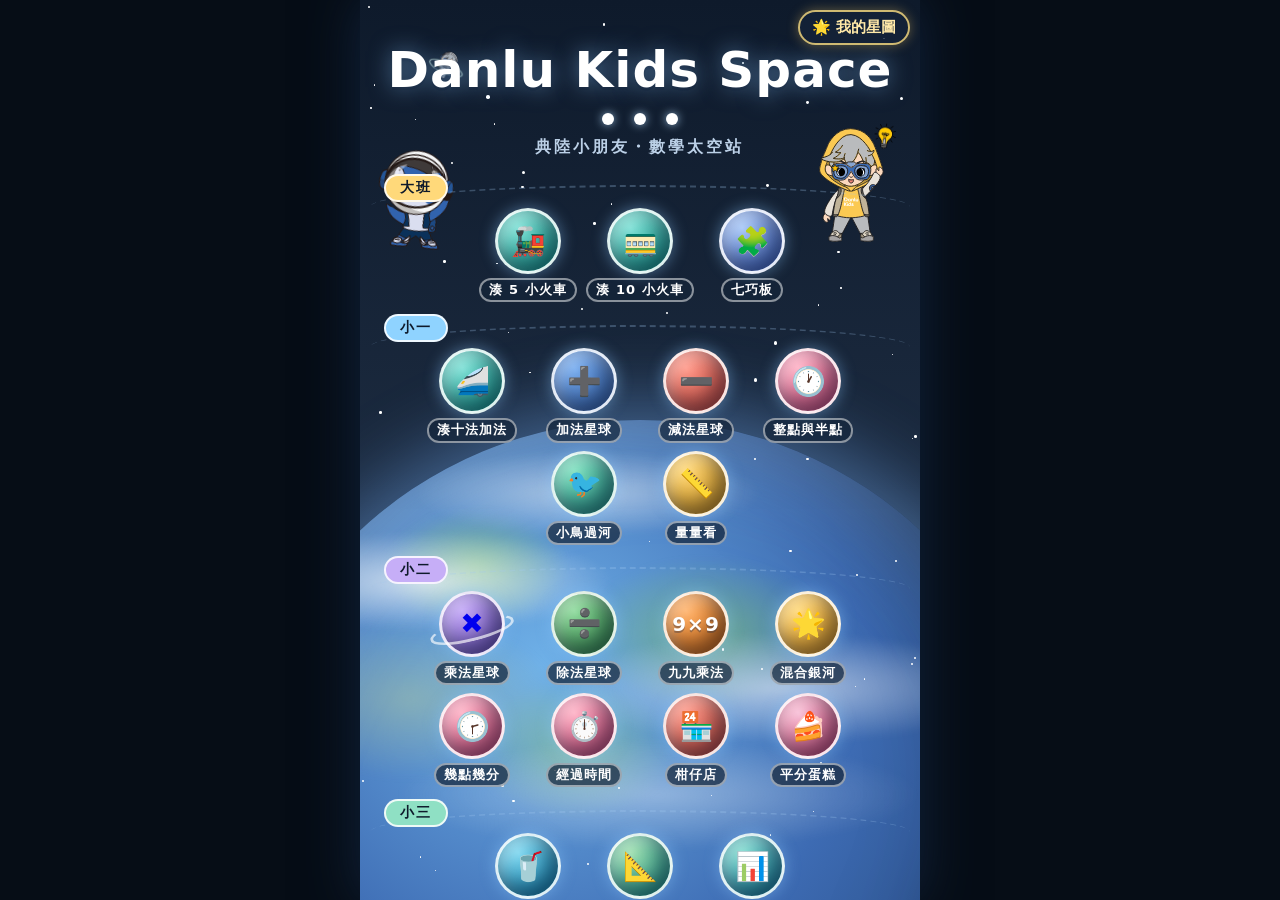
<file: index.html>
<!DOCTYPE html>
<html lang="zh-Hant-TW">
<head>
<meta charset="UTF-8">
<meta name="viewport" content="width=device-width, initial-scale=1.0, maximum-scale=1.0, user-scalable=no, viewport-fit=cover">
<meta name="theme-color" content="#0e1a2b">
<meta name="apple-mobile-web-app-capable" content="yes">
<meta name="apple-mobile-web-app-status-bar-style" content="black-translucent">
<meta name="apple-mobile-web-app-title" content="Danlu Kids Space">
<title>Danlu Kids Space｜數學太空站</title>
<meta property="og:title" content="Danlu Kids Space｜數學太空站">
<meta property="og:description" content="大班到小三的數學遊戲樂園：換錢學進退位、小火車學湊十、撥時鐘學時間、量杯學小數。免下載，手機直接玩！">
<meta property="og:type" content="website">
<meta property="og:url" content="https://silentcountry0109-hash.github.io/coin-exchange-adventure/">
<link rel="icon" href="data:image/svg+xml,<svg xmlns='http://www.w3.org/2000/svg' viewBox='0 0 100 100'><circle cx='50' cy='50' r='44' fill='%233d6bb3' stroke='%23ffffff' stroke-width='5'/><circle cx='38' cy='36' r='12' fill='%238cc860' opacity='.8'/><circle cx='62' cy='58' r='9' fill='%238cc860' opacity='.7'/></svg>">
<link rel="stylesheet" href="css/landing.css?v=11">
</head>
<body>
<div id="space">
  <div id="space-inner">

    <div id="earth"></div>

    <!-- 漂浮的夥伴們 -->
    <div id="astro-boy"></div>
    <img id="astro-shark" src="assets/deco_learning_shark.png" alt="太空鯊魚">
    <img id="astro-people" src="assets/deco_location_people.png" alt="漂浮的太空人">
    <img id="rocket" src="assets/deco_news_hedgehog.png" alt="坐火箭的刺蝟">

    <button id="btn-starmap" aria-label="我的星圖">🌟 我的星圖</button>

    <header id="brand">
      <h1>Danlu Kids Space</h1>
      <div id="brand-dots"><i></i><i></i><i></i></div>
      <div id="brand-sub">典陸小朋友・數學太空站</div>
    </header>

    <!-- 年段軌道 -->
    <nav id="orbits" aria-label="選擇遊戲">
      <section class="orbit g-k">
        <div class="orbit-label">大班</div>
        <div class="orbit-planets">
          <a class="planet p-train" data-star="train:lv1" href="train.html?play=lv1">
            <span class="ball">🚂</span><span class="tag">湊 5 小火車</span></a>
          <a class="planet p-train" data-star="train:lv2" href="train.html?play=lv2">
            <span class="ball">🚃</span><span class="tag">湊 10 小火車</span></a>
          <a class="planet p-tangram" data-star="tangram:*" href="tangram.html">
            <span class="ball">🧩</span><span class="tag">七巧板</span></a>
        </div>
      </section>

      <section class="orbit g-1">
        <div class="orbit-label">小一</div>
        <div class="orbit-planets">
          <a class="planet p-train" data-star="train:lv3" href="train.html?play=lv3">
            <span class="ball">🚄</span><span class="tag">湊十法加法</span></a>
          <a class="planet p-add" data-star="money:add" href="game.html?play=add">
            <span class="ball">➕</span><span class="tag">加法星球</span></a>
          <a class="planet p-sub" data-star="money:sub" href="game.html?play=sub">
            <span class="ball">➖</span><span class="tag">減法星球</span></a>
          <a class="planet p-clock" data-star="clock:lv1" href="clock.html?play=lv1">
            <span class="ball">🕐</span><span class="tag">整點與半點</span></a>
          <a class="planet p-river" data-star="river:*" href="river.html">
            <span class="ball">🐦</span><span class="tag">小鳥過河</span></a>
          <a class="planet p-measure" data-star="measure:*" href="measure.html">
            <span class="ball">📏</span><span class="tag">量量看</span></a>
        </div>
      </section>

      <section class="orbit g-2">
        <div class="orbit-label">小二</div>
        <div class="orbit-planets">
          <a class="planet p-mul" data-star="money:mul" href="game.html?play=mul">
            <span class="ball">✖️</span><span class="tag">乘法星球</span></a>
          <a class="planet p-div" data-star="money:div" href="game.html?play=div">
            <span class="ball">➗</span><span class="tag">除法星球</span></a>
          <a class="planet p-99" data-star="mul99:*" href="mul99.html">
            <span class="ball">9×9</span><span class="tag">九九乘法</span></a>
          <a class="planet p-mix" data-star="money:mix" href="game.html?play=mix">
            <span class="ball">🌟</span><span class="tag">混合銀河</span></a>
          <a class="planet p-clock" data-star="clock:lv2" href="clock.html?play=lv2">
            <span class="ball">🕝</span><span class="tag">幾點幾分</span></a>
          <a class="planet p-clock" data-star="clock:lv3" href="clock.html?play=lv3">
            <span class="ball">⏱️</span><span class="tag">經過時間</span></a>
          <a class="planet p-shop" data-star="shop:*" href="shop.html">
            <span class="ball">🏪</span><span class="tag">柑仔店</span></a>
          <a class="planet p-cake" data-star="cake:*" href="cake.html">
            <span class="ball">🍰</span><span class="tag">平分蛋糕</span></a>
        </div>
      </section>

      <section class="orbit g-3">
        <div class="orbit-label">小三</div>
        <div class="orbit-planets">
          <a class="planet p-decimal" data-star="decimal:*" href="decimal.html">
            <span class="ball">🥤</span><span class="tag">一位小數</span></a>
          <a class="planet p-perimeter" data-star="perimeter:*" href="perimeter.html">
            <span class="ball">📐</span><span class="tag">周長探險</span></a>
          <a class="planet p-barchart" data-star="barchart:*" href="barchart.html">
            <span class="ball">📊</span><span class="tag">長條圖</span></a>
        </div>
      </section>
    </nav>

    <!-- iOS 加入主畫面提示（JS 判斷顯示） -->
    <div id="a2hs">
      <span>📲 用 Safari 的「分享 → 加入主畫面」，全螢幕玩最順手！</span>
      <button id="a2hs-close" aria-label="關閉">✕</button>
    </div>

    <div id="moon-ground">
      <div class="crater cr1"></div>
      <div class="crater cr2"></div>
      <div class="crater cr3"></div>
      <div class="crater cr4"></div>
    </div>

    <footer id="foot">DanluKids・大班到小三的數學遊戲樂園</footer>
  </div>

  <!-- 星圖 overlay -->
  <div id="starmap-overlay">
    <div id="starmap-card">
      <h2>🌟 我的星圖</h2>
      <div id="starmap-total"></div>
      <div id="starmap-body"></div>
      <button id="starmap-close">繼續探險！</button>
    </div>
  </div>
</div>

<script src="js/zoomguard.js?v=1"></script>
<script src="js/starmap.js?v=1"></script>
<script src="vendor/lottie.min.js"></script>
<script src="js/characters.js?v=5"></script>
<script>
(function () {
  'use strict';
  const inner = document.getElementById('space-inner');

  // 星空
  for (let i = 0; i < 70; i++) {
    const s = document.createElement('div');
    s.className = 'star';
    const size = Math.random() < 0.82 ? (1 + Math.random() * 1.6) : (2.4 + Math.random() * 1.6);
    s.style.width = s.style.height = size.toFixed(1) + 'px';
    s.style.left = (Math.random() * 100).toFixed(2) + '%';
    s.style.top = (Math.random() * 88).toFixed(2) + '%';
    s.style.animationDelay = (Math.random() * 3).toFixed(2) + 's';
    s.style.animationDuration = (2.2 + Math.random() * 2.6).toFixed(2) + 's';
    inner.appendChild(s);
  }

  // 太空男孩（Lottie，失敗退回 GIF）
  try {
    if (window.lottie && window.LOTTIE_BOY) {
      lottie.loadAnimation({
        container: document.getElementById('astro-boy'),
        renderer: 'svg', loop: true, autoplay: true,
        animationData: JSON.parse(JSON.stringify(window.LOTTIE_BOY)),
      });
    } else { throw new Error('no lottie'); }
  } catch (e) {
    document.getElementById('astro-boy').innerHTML =
      '<img src="assets/boy.gif" style="width:100%" alt="太空男孩">';
  }

  /* ---------------- 星球上的星星徽章 ----------------
     data-star="game:mode" 顯示該模式最佳星數；"game:*" 顯示整個遊戲的總星數 */
  document.querySelectorAll('.planet[data-star]').forEach((a) => {
    const parts = a.dataset.star.split(':');
    const best = parts[1] === '*'
      ? window.Starmap.gameTotal(parts[0])
      : window.Starmap.best(parts[0], parts[1]);
    if (best > 0) {
      const b = document.createElement('span');
      b.className = 'stars-badge';
      b.textContent = '⭐' + best;
      a.appendChild(b);
    }
  });

  /* ---------------- 星圖 overlay ---------------- */
  // 星球註冊表：星圖依此列出（順序＝軌道順序）
  const REGISTRY = [
    { game: 'train', name: '🚂 湊十小火車', modes: [
      ['lv1', '湊 5（大班）'], ['lv2', '湊 10（大班）'], ['lv3', '湊十法（小一）'],
    ]},
    { game: 'tangram', name: '🧩 七巧板', modes: [
      ['lv1', '形狀變變變'], ['lv2', '圖案拼拼樂'], ['lv3', '影子挑戰'],
    ]},
    { game: 'money', name: '🪙 換錢大冒險', modes: [
      ['add', '加法'], ['sub', '減法'], ['mul', '乘法'], ['div', '除法'], ['mix', '混合'],
    ]},
    { game: 'clock', name: '🕐 時鐘星球', modes: [
      ['lv1', '整點與半點'], ['lv2', '幾點幾分'], ['lv3', '經過時間'],
    ]},
    { game: 'mul99', name: '✖️ 九九乘法', modes: [
      ['d2', '2 的口訣'], ['d3', '3 的口訣'], ['d4', '4 的口訣'], ['d5', '5 的口訣'],
      ['d6', '6 的口訣'], ['d7', '7 的口訣'], ['d8', '8 的口訣'], ['d9', '9 的口訣'],
      ['mix', '⚡ 混合挑戰'],
    ]},
    { game: 'river', name: '🐦 小鳥過河', modes: [
      ['lv1', '找下一顆'], ['lv2', '補中間'], ['lv3', '看間隔'],
    ]},
    { game: 'measure', name: '📏 量量看', modes: [
      ['lv1', '對齊零點'], ['lv2', '量長物'], ['lv3', '從刻度量'],
    ]},
    { game: 'shop', name: '🏪 柑仔店', modes: [
      ['lv1', '剛好付錢'], ['lv2', '幫忙找錢'], ['lv3', '往上數找錢'],
    ]},
    { game: 'cake', name: '🍰 平分蛋糕', modes: [
      ['lv1', '公平切蛋糕'], ['lv2', '幾分之一'], ['lv3', '誰的比較大'],
    ]},
    { game: 'decimal', name: '🥤 一位小數', modes: [
      ['lv1', '讀小數'], ['lv2', '數線找家'], ['lv3', '小數加法'],
    ]},
    { game: 'perimeter', name: '📐 周長探險', modes: [
      ['lv1', '繞一圈數格子'], ['lv2', '邊長加加看'], ['lv3', '誰的周長長'],
    ]},
    { game: 'barchart', name: '📊 長條圖', modes: [
      ['lv1', '讀長條圖'], ['lv2', '蓋長條圖'], ['lv3', '比較問答'],
    ]},
  ];
  const overlay = document.getElementById('starmap-overlay');
  document.getElementById('btn-starmap').addEventListener('click', () => {
    const body = document.getElementById('starmap-body');
    const total = window.Starmap.total();
    document.getElementById('starmap-total').textContent =
      total > 0 ? ('已經收集了 ' + total + ' 顆星星！') : '';
    body.innerHTML = '';
    if (total === 0) {
      body.innerHTML = '<div id="starmap-empty">還沒有星星～<br>去星球探險，每過一關就能點亮一顆！</div>';
    } else {
      for (const g of REGISTRY) {
        const sec = document.createElement('div');
        sec.className = 'sm-game';
        let rows = '';
        for (const m of g.modes) {
          const best = window.Starmap.best(g.game, m[0]);
          let stars = '';
          for (let i = 0; i < 5; i++) {
            stars += '<span class="' + (i < best ? 'on' : 'off') + '">⭐</span>';
          }
          rows += '<div class="sm-row"><span class="sm-mode">' + m[1] + '</span>'
                + '<span class="sm-stars">' + stars + '</span></div>';
        }
        sec.innerHTML = '<div class="sm-game-name">' + g.name + '</div>'
                      + '<div class="sm-rows">' + rows + '</div>';
        body.appendChild(sec);
      }
    }
    overlay.classList.add('show');
  });
  document.getElementById('starmap-close').addEventListener('click', () => overlay.classList.remove('show'));
  overlay.addEventListener('click', (e) => { if (e.target === overlay) overlay.classList.remove('show'); });

  /* ---------------- iOS 加入主畫面提示 ---------------- */
  try {
    const isIOS = /iPhone|iPad|iPod/.test(navigator.userAgent);
    const standalone = window.navigator.standalone === true
      || window.matchMedia('(display-mode: standalone)').matches;
    const dismissed = localStorage.getItem('danlu-a2hs-dismissed') === '1';
    if (isIOS && !standalone && !dismissed) {
      document.getElementById('a2hs').classList.add('show');
      document.getElementById('a2hs-close').addEventListener('click', () => {
        document.getElementById('a2hs').classList.remove('show');
        try { localStorage.setItem('danlu-a2hs-dismissed', '1'); } catch (err) {}
      });
    }
  } catch (e) { /* 提示失敗不影響主功能 */ }
})();
</script>
</body>
</html>
</file>
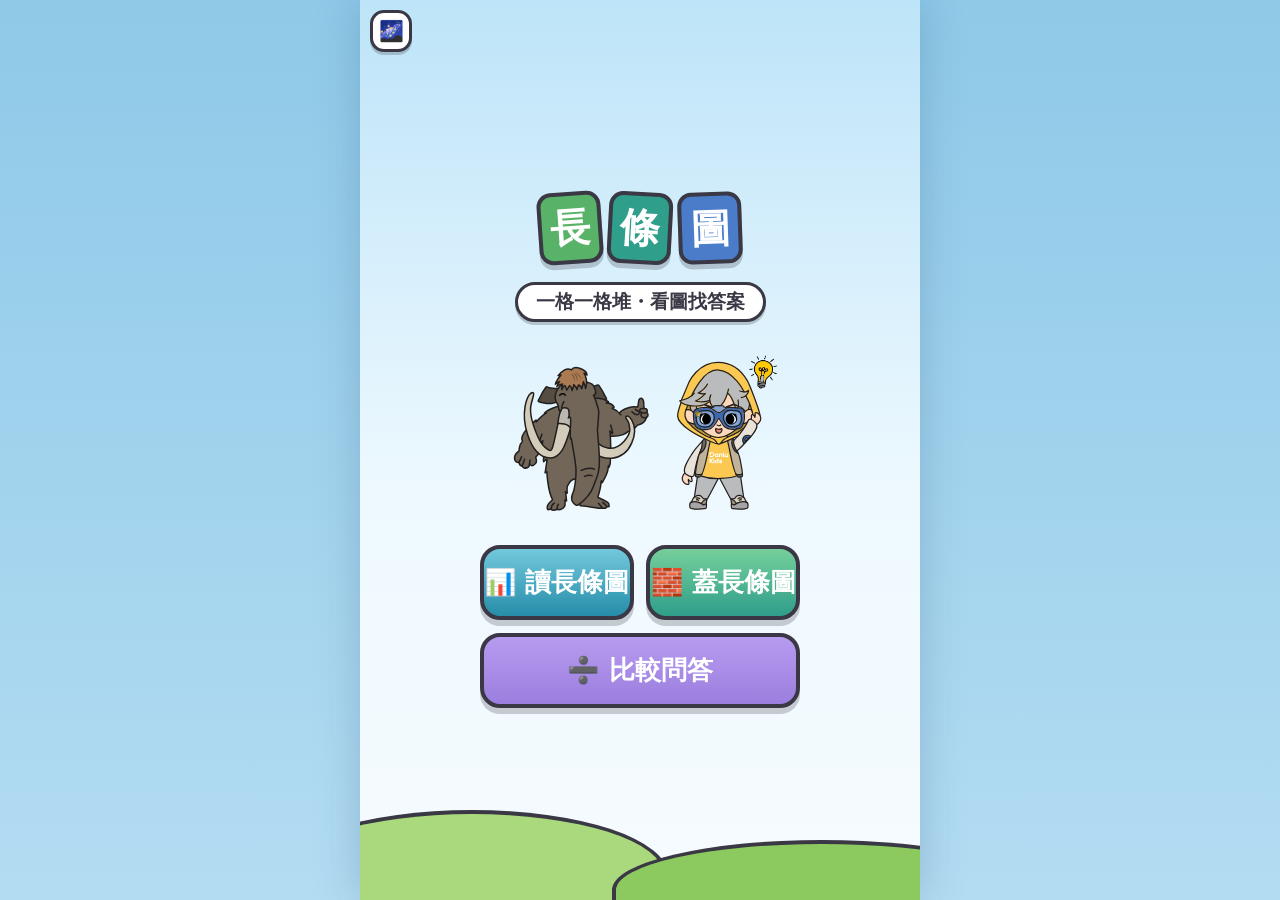
<file: barchart.html>
<!DOCTYPE html>
<html lang="zh-Hant-TW">
<head>
<meta charset="UTF-8">
<meta name="viewport" content="width=device-width, initial-scale=1.0, maximum-scale=1.0, user-scalable=no, viewport-fit=cover">
<meta name="theme-color" content="#bde4f8">
<meta name="apple-mobile-web-app-capable" content="yes">
<meta name="apple-mobile-web-app-status-bar-style" content="default">
<title>長條圖樂園｜Danlu Kids Space</title>
<link rel="icon" href="data:image/svg+xml,<svg xmlns='http://www.w3.org/2000/svg' viewBox='0 0 100 100'><rect x='16' y='48' width='18' height='34' rx='3' fill='%2358b368'/><rect x='41' y='24' width='18' height='58' rx='3' fill='%232f9e8a'/><rect x='66' y='36' width='18' height='46' rx='3' fill='%234a7cc9'/><path d='M12 14V86H90' fill='none' stroke='%233a3844' stroke-width='7' stroke-linecap='round'/></svg>">
<link rel="stylesheet" href="css/style.css?v=6">
<link rel="stylesheet" href="css/barchart.css?v=2">
</head>
<body>
<div id="app">

  <div id="bg-sky">
    <div class="cloud c-a"></div>
    <div class="cloud c-b"></div>
    <div class="cloud c-c"></div>
  </div>

  <!-- ================= 標題（選關卡） ================= -->
  <section id="screen-title" class="screen active">
    <div class="hill h-a"></div>
    <div class="hill h-b"></div>
    <a id="btn-space" class="icon-btn" href="index.html" aria-label="回太空站">🌌</a>
    <div id="logo" aria-label="長條圖樂園">
      <span>長</span><span>條</span><span>圖</span>
    </div>
    <div id="title-sub">一格一格堆・看圖找答案</div>
    <div id="title-chars">
      <div id="lottie-title-elephant"></div>
      <div id="lottie-title-boy"></div>
    </div>
    <div id="title-menu">
      <button class="mode-btn lv1" data-mode="lv1">📊 讀長條圖</button>
      <button class="mode-btn lv2" data-mode="lv2">🧱 蓋長條圖</button>
      <button class="mode-btn lv3 wide" data-mode="lv3">➗ 比較問答</button>
    </div>
  </section>

  <!-- ================= 遊戲 ================= -->
  <section id="screen-game" class="screen">
    <header id="hud">
      <button id="btn-home" class="icon-btn" aria-label="回選單">🏠</button>
      <div id="problem-display"><span id="pd-label">長條圖</span></div>
      <div id="stars"><i>⭐</i><i>⭐</i><i>⭐</i><i>⭐</i><i>⭐</i></div>
      <button id="btn-sound" class="icon-btn" aria-label="音效開關">🔊</button>
    </header>

    <div id="chart-stage">
      <div id="chart-theme">📊 長條圖</div>
      <div id="source-row" aria-label="題目資料"></div>
      <div id="chart-board">
        <div id="chart-plot">
          <div id="y-axis"></div>
          <div id="bars-area"></div>
        </div>
      </div>
    </div>

    <div id="mid-row">
      <div id="guide">
        <div id="lottie-guide"></div>
        <div id="sweat">💧</div>
        <div id="bubble"></div>
      </div>
    </div>

    <div id="answers"></div>

    <div id="sprite-layer"></div>
    <div id="fx-layer">
      <div id="counter"></div>
      <div id="caption"></div>
      <div id="hint-hand">👆</div>
    </div>
  </section>

  <!-- ================= 結算 ================= -->
  <section id="screen-end" class="screen">
    <div class="hill h-a"></div>
    <div class="hill h-b"></div>
    <div id="end-title">長條圖高手！</div>
    <div id="end-stars"></div>
    <div id="end-msg"></div>
    <div id="end-chars">
      <img id="end-deco-mammoth" src="assets/deco_news_mammoth.png" alt="">
      <div id="lottie-end-boy"></div>
    </div>
    <div id="end-btns">
      <button id="btn-again" class="big-btn">再玩一次 🔁</button>
      <button id="btn-menu" class="big-btn alt">換一關 🗺️</button>
    </div>
  </section>

  <img id="rocket-hedgehog" src="assets/deco_news_hedgehog.png" alt="">

  <div id="start-overlay">
    <div id="start-card">
      <img src="assets/deco_hedgehog.png" alt="">
      <div id="start-mode-label"></div>
      <button id="btn-start" class="big-btn">🚀 出發！</button>
    </div>
  </div>

  <div id="rotate-overlay">
    <div class="phone-icon">📱</div>
    <div>請把手機轉直來玩喔！</div>
  </div>
</div>

<script src="js/zoomguard.js?v=1"></script>
<script src="js/starmap.js?v=1"></script>
<script src="vendor/lottie.min.js"></script>
<script src="js/characters.js?v=5"></script>
<script src="js/sounds.js?v=9"></script>
<script src="js/engine.js?v=2"></script>
<script src="js/barchart.logic.js?v=1"></script>
<script src="js/barchart.main.js?v=1"></script>
</body>
</html>
</file>
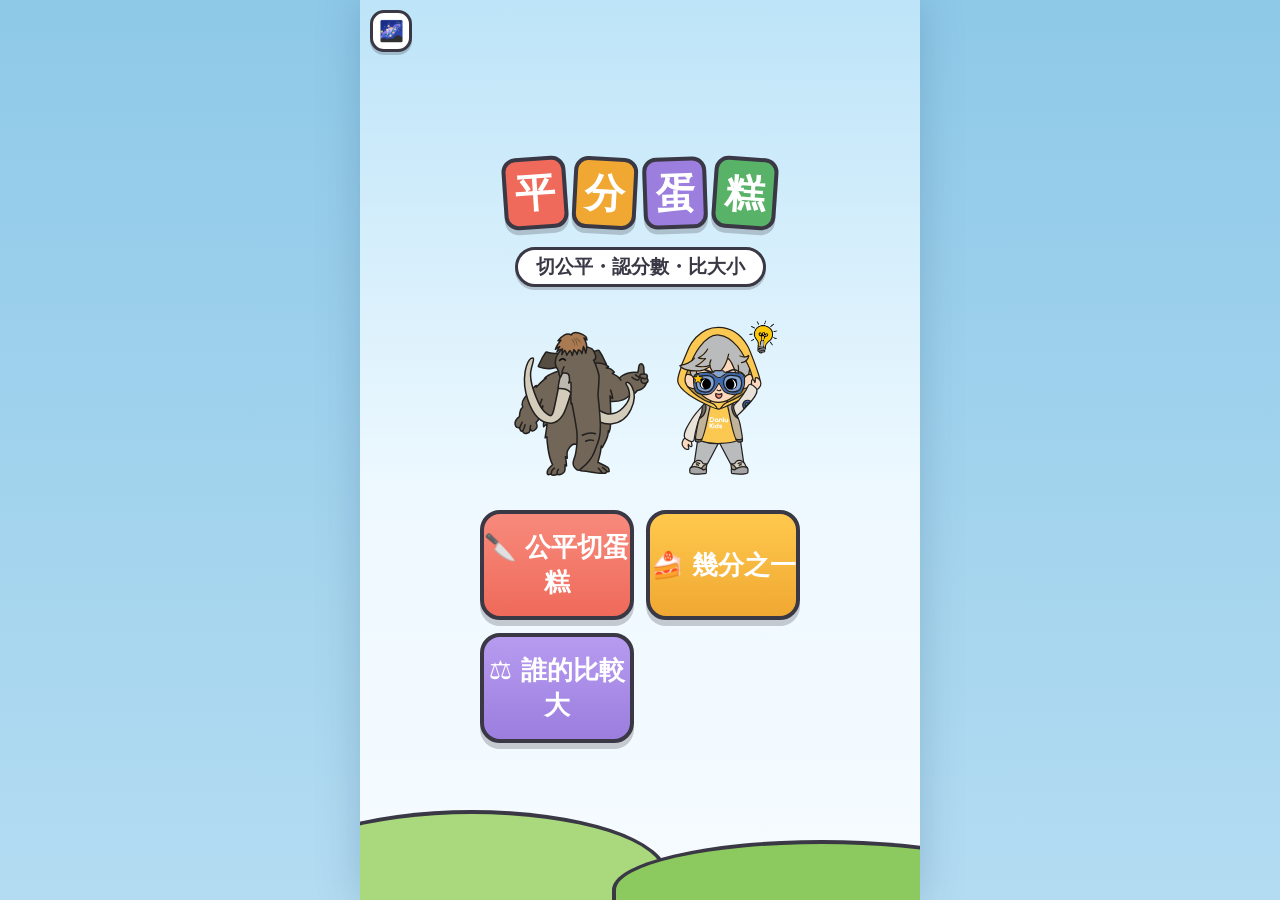
<file: cake.html>
<!DOCTYPE html>
<html lang="zh-Hant-TW">
<head>
<meta charset="UTF-8">
<meta name="viewport" content="width=device-width, initial-scale=1.0, maximum-scale=1.0, user-scalable=no, viewport-fit=cover">
<meta name="theme-color" content="#bde4f8">
<meta name="apple-mobile-web-app-capable" content="yes">
<meta name="apple-mobile-web-app-status-bar-style" content="default">
<title>平分蛋糕｜Danlu Kids Space</title>
<link rel="icon" href="data:image/svg+xml,<svg xmlns='http://www.w3.org/2000/svg' viewBox='0 0 100 100'><circle cx='50' cy='52' r='40' fill='%23f7c6d9' stroke='%233a3844' stroke-width='6'/><path d='M 50 52 L 50 12 A 40 40 0 0 1 84 32 Z' fill='%23f76d8e' stroke='%233a3844' stroke-width='5'/></svg>">
<link rel="stylesheet" href="css/style.css?v=6">
<link rel="stylesheet" href="css/cake.css?v=2">
</head>
<body>
<div id="app">

  <div id="bg-sky">
    <div class="cloud c-a"></div>
    <div class="cloud c-b"></div>
    <div class="cloud c-c"></div>
  </div>

  <!-- ================= 標題（選關卡） ================= -->
  <section id="screen-title" class="screen active">
    <div class="hill h-a"></div>
    <div class="hill h-b"></div>
    <a id="btn-space" class="icon-btn" href="index.html" aria-label="回太空站">🌌</a>
    <div id="logo" aria-label="平分蛋糕">
      <span>平</span><span>分</span><span>蛋</span><span>糕</span>
    </div>
    <div id="title-sub">切公平・認分數・比大小</div>
    <div id="title-chars">
      <div id="lottie-title-elephant"></div>
      <div id="lottie-title-boy"></div>
    </div>
    <div id="title-menu">
      <button class="mode-btn lv1" data-mode="lv1">🔪 公平切蛋糕</button>
      <button class="mode-btn lv2" data-mode="lv2">🍰 幾分之一</button>
      <button class="mode-btn lv3" data-mode="lv3">⚖️ 誰的比較大</button>
    </div>
  </section>

  <!-- ================= 遊戲 ================= -->
  <section id="screen-game" class="screen">
    <header id="hud">
      <button id="btn-home" class="icon-btn" aria-label="回選單">🏠</button>
      <div id="problem-display"><span id="pd-label">平分蛋糕</span></div>
      <div id="stars"><i>⭐</i><i>⭐</i><i>⭐</i><i>⭐</i><i>⭐</i></div>
      <button id="btn-sound" class="icon-btn" aria-label="音效開關">🔊</button>
    </header>

    <!-- 蛋糕舞台 -->
    <div id="cake-stage">
      <div id="cakes-row"></div>
      <div id="friends-row"></div>
    </div>

    <div id="mid-row">
      <div id="guide">
        <div id="lottie-guide"></div>
        <div id="sweat">💧</div>
        <div id="bubble"></div>
      </div>
    </div>

    <div id="answers"></div>

    <div id="sprite-layer"></div>
    <div id="fx-layer">
      <div id="counter"></div>
      <div id="caption"></div>
      <div id="hint-hand">👆</div>
    </div>
  </section>

  <!-- ================= 結算 ================= -->
  <section id="screen-end" class="screen">
    <div class="hill h-a"></div>
    <div class="hill h-b"></div>
    <div id="end-title">分得真公平！</div>
    <div id="end-stars"></div>
    <div id="end-msg"></div>
    <div id="end-chars">
      <img id="end-deco-mammoth" src="assets/deco_news_mammoth.png" alt="">
      <div id="lottie-end-boy"></div>
    </div>
    <div id="end-btns">
      <button id="btn-again" class="big-btn">再玩一次 🔁</button>
      <button id="btn-menu" class="big-btn alt">換一關 🗺️</button>
    </div>
  </section>

  <img id="rocket-hedgehog" src="assets/deco_news_hedgehog.png" alt="">

  <div id="start-overlay">
    <div id="start-card">
      <img src="assets/deco_hedgehog.png" alt="">
      <div id="start-mode-label"></div>
      <button id="btn-start" class="big-btn">🚀 出發！</button>
    </div>
  </div>

  <div id="rotate-overlay">
    <div class="phone-icon">📱</div>
    <div>請把手機轉直來玩喔！</div>
  </div>
</div>

<script src="js/zoomguard.js?v=1"></script>
<script src="js/starmap.js?v=1"></script>
<script src="vendor/lottie.min.js"></script>
<script src="js/characters.js?v=5"></script>
<script src="js/sounds.js?v=9"></script>
<script src="js/engine.js?v=2"></script>
<script src="js/cake.logic.js?v=1"></script>
<script src="js/cake.main.js?v=2"></script>
</body>
</html>
</file>
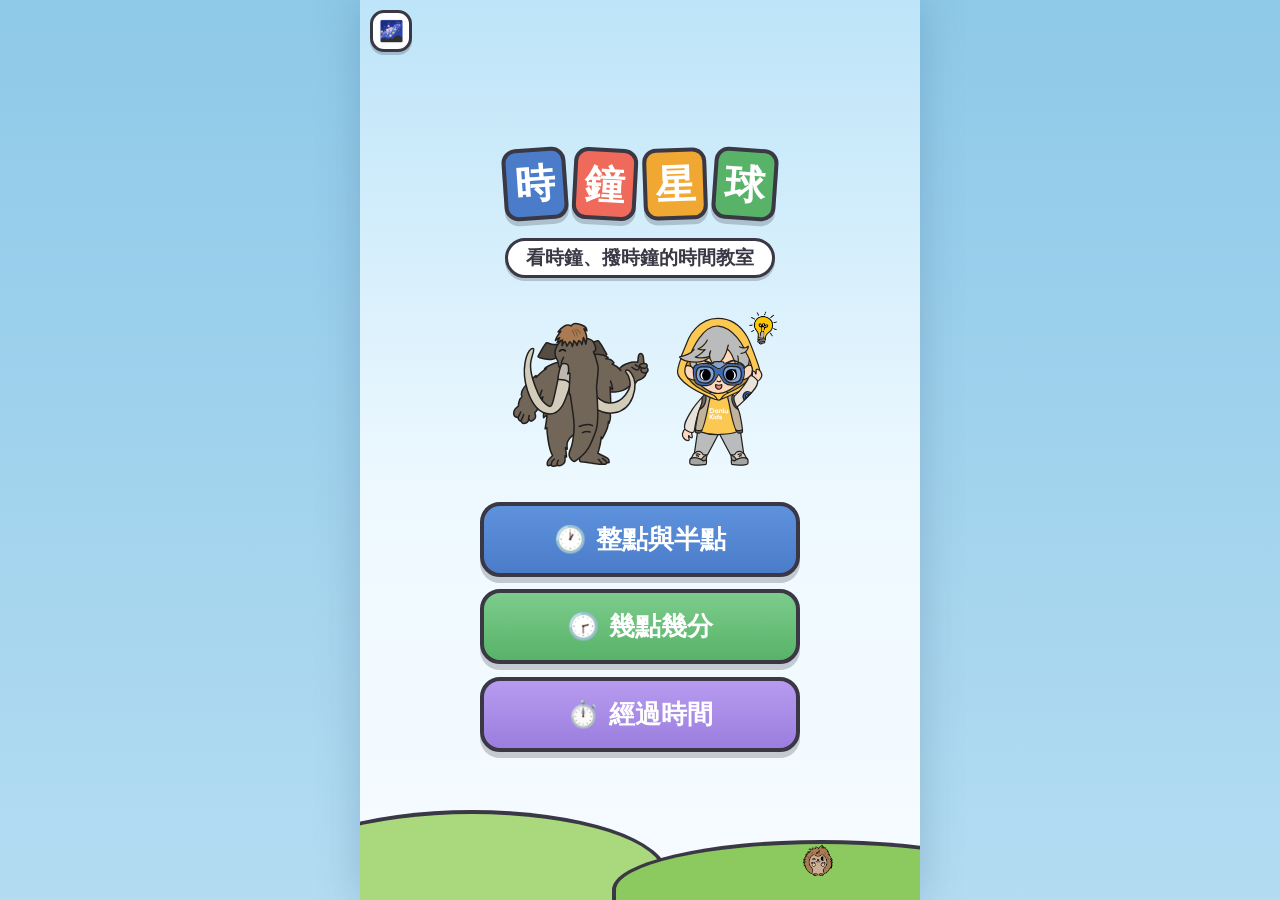
<file: clock.html>
<!DOCTYPE html>
<html lang="zh-Hant-TW">
<head>
<meta charset="UTF-8">
<meta name="viewport" content="width=device-width, initial-scale=1.0, maximum-scale=1.0, user-scalable=no, viewport-fit=cover">
<meta name="theme-color" content="#bde4f8">
<meta name="apple-mobile-web-app-capable" content="yes">
<meta name="apple-mobile-web-app-status-bar-style" content="default">
<title>時鐘星球｜看時鐘學時間</title>
<link rel="icon" href="data:image/svg+xml,<svg xmlns='http://www.w3.org/2000/svg' viewBox='0 0 100 100'><circle cx='50' cy='50' r='44' fill='%23fffdf4' stroke='%233a3844' stroke-width='6'/><line x1='50' y1='50' x2='50' y2='24' stroke='%234a7cc9' stroke-width='7' stroke-linecap='round'/><line x1='50' y1='50' x2='68' y2='58' stroke='%23ef6a5a' stroke-width='9' stroke-linecap='round'/><circle cx='50' cy='50' r='6' fill='%233a3844'/></svg>">
<link rel="stylesheet" href="css/style.css?v=6">
<link rel="stylesheet" href="css/clock.css?v=1">
</head>
<body>
<div id="app" class="time-day">

  <!-- 背景：晝夜三層（class 切換、透明度緩變）＋雲朵 -->
  <div id="bg-sky">
    <div class="sky sky-day"></div>
    <div class="sky sky-dusk"></div>
    <div class="sky sky-night"></div>
    <div class="cloud c-a"></div>
    <div class="cloud c-b"></div>
    <div class="cloud c-c"></div>
  </div>

  <!-- ================= 標題畫面 ================= -->
  <section id="screen-title" class="screen active">
    <div class="hill h-a"></div>
    <div class="hill h-b"></div>
    <a id="btn-space" class="icon-btn" href="index.html" aria-label="回太空站">🌌</a>
    <img id="title-deco-bird" src="assets/deco_bird.png" alt="">
    <img id="title-deco-hedgehog" src="assets/deco_hedgehog.png" alt="">
    <div id="logo" aria-label="時鐘星球">
      <span>時</span><span>鐘</span><span>星</span><span>球</span>
    </div>
    <div id="title-sub">看時鐘、撥時鐘的時間教室</div>
    <div id="title-chars">
      <div id="lottie-title-elephant"></div>
      <div id="lottie-title-boy"></div>
    </div>
    <div id="title-menu">
      <button class="mode-btn wide m-lv1" data-mode="lv1">🕐 整點與半點</button>
      <button class="mode-btn wide m-lv2" data-mode="lv2">🕝 幾點幾分</button>
      <button class="mode-btn wide m-lv3" data-mode="lv3">⏱️ 經過時間</button>
    </div>
  </section>

  <!-- ================= 遊戲畫面 ================= -->
  <section id="screen-game" class="screen">
    <div class="hill h-a"></div>
    <div class="hill h-b"></div>
    <header id="hud">
      <a id="btn-home" class="icon-btn" href="index.html" aria-label="回太空站">🏠</a>
      <div id="problem-display"><span id="goal-text">?</span></div>
      <div id="stars"><i>⭐</i><i>⭐</i><i>⭐</i><i>⭐</i><i>⭐</i></div>
      <button id="btn-sound" class="icon-btn" aria-label="音效開關">🔊</button>
    </header>

    <!-- 大時鐘（SVG 鐘面由 JS 建構）＋ HTML 拖曳把手（只用 left/top 定位，不用 transform） -->
    <div id="clock-wrap">
      <svg id="clock-svg" viewBox="0 0 200 200" xmlns="http://www.w3.org/2000/svg"></svg>
      <div id="tap-anchor"></div>
      <div id="minute-handle" class="handle off" aria-label="分針把手"></div>
      <div id="hour-handle" class="handle off" aria-label="時針把手"></div>
    </div>

    <div id="mid-row">
      <div id="guide">
        <div id="lottie-guide"></div>
        <div id="sweat">💧</div>
        <div id="bubble"></div>
      </div>
    </div>

    <div id="answers"></div>

    <div id="sprite-layer"></div>
    <div id="fx-layer">
      <div id="counter"></div>
      <div id="caption"></div>
      <div id="hint-hand">👆</div>
    </div>
  </section>

  <!-- ================= 結算畫面 ================= -->
  <section id="screen-end" class="screen">
    <div class="hill h-a"></div>
    <div class="hill h-b"></div>
    <div id="end-title">太棒了！</div>
    <div id="end-stars"></div>
    <div id="end-msg"></div>
    <div id="end-chars">
      <img id="end-deco-mammoth" src="assets/deco_news_mammoth.png" alt="">
      <div id="lottie-end-boy"></div>
    </div>
    <div id="end-btns">
      <button id="btn-again" class="big-btn">再玩一次 🔁</button>
      <button id="btn-menu" class="big-btn alt">回太空站 🌌</button>
    </div>
  </section>

  <!-- 從太空站入口進來時的出發按鈕（同時解鎖手機音訊） -->
  <div id="start-overlay">
    <div id="start-card">
      <img src="assets/deco_news_hedgehog.png" alt="">
      <div id="start-mode-label"></div>
      <button id="btn-start" class="big-btn">🚀 出發！</button>
    </div>
  </div>

  <div id="rotate-overlay">
    <div class="phone-icon">📱</div>
    <div>請把手機轉直來玩喔！</div>
  </div>
</div>

<script src="js/zoomguard.js?v=1"></script>
<script src="js/starmap.js?v=1"></script>
<script src="vendor/lottie.min.js"></script>
<script src="js/characters.js?v=5"></script>
<script src="js/sounds.js?v=6"></script>
<script src="js/engine.js?v=2"></script>
<script src="js/clock.logic.js?v=2"></script>
<script src="js/clock.main.js?v=1"></script>
</body>
</html>
</file>
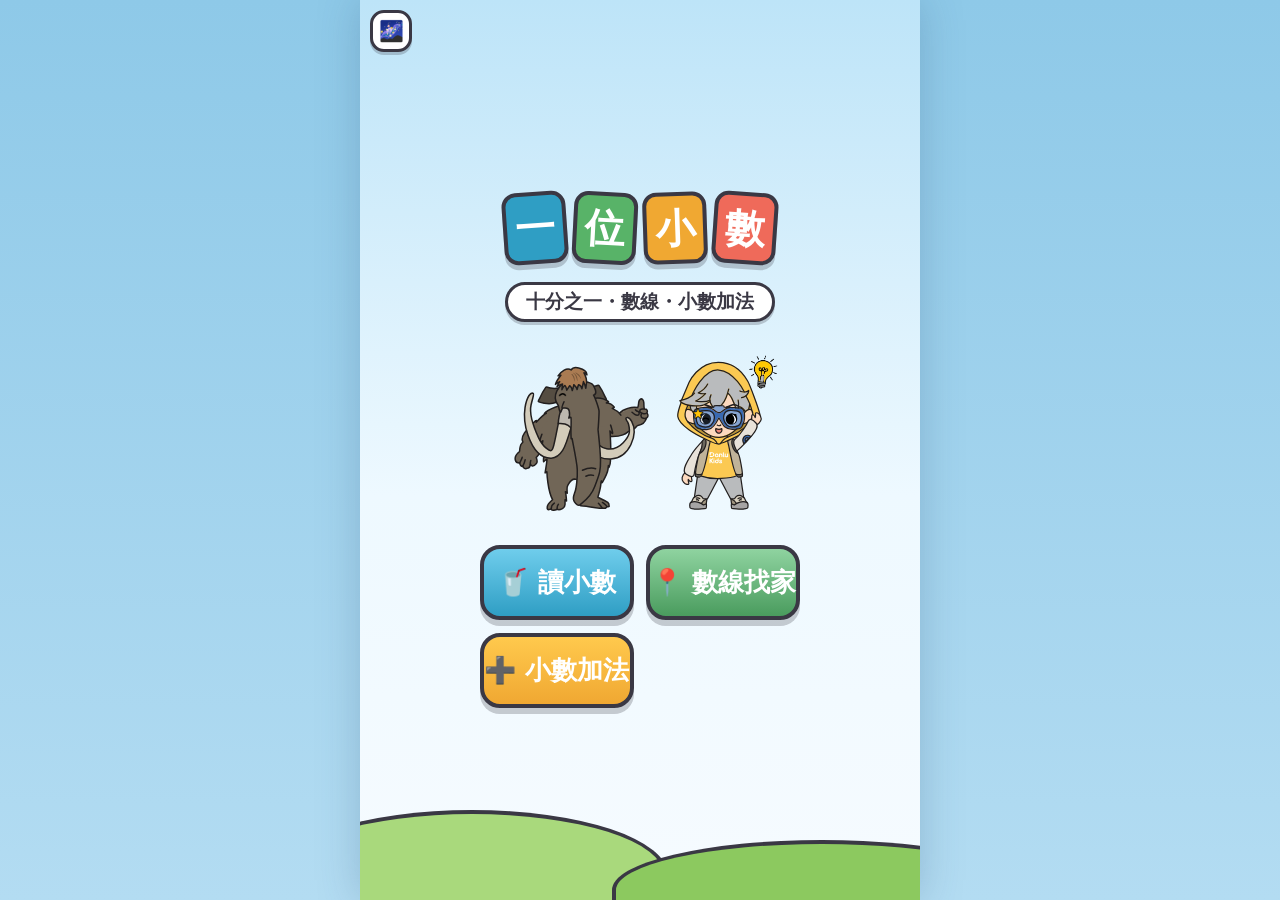
<file: decimal.html>
<!DOCTYPE html>
<html lang="zh-Hant-TW">
<head>
<meta charset="UTF-8">
<meta name="viewport" content="width=device-width, initial-scale=1.0, maximum-scale=1.0, user-scalable=no, viewport-fit=cover">
<meta name="theme-color" content="#bde4f8">
<meta name="apple-mobile-web-app-capable" content="yes">
<meta name="apple-mobile-web-app-status-bar-style" content="default">
<title>一位小數｜Danlu Kids Space</title>
<link rel="icon" href="data:image/svg+xml,<svg xmlns='http://www.w3.org/2000/svg' viewBox='0 0 100 100'><path d='M28 20 h44 l-6 62 a4 4 0 0 1 -4 4 h-24 a4 4 0 0 1 -4 -4 z' fill='%23cdeefb' stroke='%233a3844' stroke-width='5'/><path d='M31 52 h38 l-3 30 a4 4 0 0 1 -4 4 h-24 a4 4 0 0 1 -4 -4 z' fill='%237fd7f0' stroke='none'/></svg>">
<link rel="stylesheet" href="css/style.css?v=6">
<link rel="stylesheet" href="css/decimal.css?v=1">
</head>
<body>
<div id="app">

  <div id="bg-sky">
    <div class="cloud c-a"></div>
    <div class="cloud c-b"></div>
    <div class="cloud c-c"></div>
  </div>

  <!-- ================= 標題（選關卡） ================= -->
  <section id="screen-title" class="screen active">
    <div class="hill h-a"></div>
    <div class="hill h-b"></div>
    <a id="btn-space" class="icon-btn" href="index.html" aria-label="回太空站">🌌</a>
    <div id="logo" aria-label="一位小數">
      <span>一</span><span>位</span><span>小</span><span>數</span>
    </div>
    <div id="title-sub">十分之一・數線・小數加法</div>
    <div id="title-chars">
      <div id="lottie-title-elephant"></div>
      <div id="lottie-title-boy"></div>
    </div>
    <div id="title-menu">
      <button class="mode-btn lv1" data-mode="lv1">🥤 讀小數</button>
      <button class="mode-btn lv2" data-mode="lv2">📍 數線找家</button>
      <button class="mode-btn lv3" data-mode="lv3">➕ 小數加法</button>
    </div>
  </section>

  <!-- ================= 遊戲 ================= -->
  <section id="screen-game" class="screen">
    <header id="hud">
      <button id="btn-home" class="icon-btn" aria-label="回選單">🏠</button>
      <div id="problem-display"><span id="pd-label">一位小數</span></div>
      <div id="stars"><i>⭐</i><i>⭐</i><i>⭐</i><i>⭐</i><i>⭐</i></div>
      <button id="btn-sound" class="icon-btn" aria-label="音效開關">🔊</button>
    </header>

    <!-- 小數舞台：量杯（lv1/lv3）或數線（lv2） -->
    <div id="dec-stage">
      <div id="cups-row"></div>
      <div id="numline"></div>
    </div>

    <div id="mid-row">
      <div id="guide">
        <div id="lottie-guide"></div>
        <div id="sweat">💧</div>
        <div id="bubble"></div>
      </div>
    </div>

    <div id="answers"></div>

    <div id="sprite-layer"></div>
    <div id="fx-layer">
      <div id="counter"></div>
      <div id="caption"></div>
      <div id="hint-hand">👆</div>
    </div>
  </section>

  <!-- ================= 結算 ================= -->
  <section id="screen-end" class="screen">
    <div class="hill h-a"></div>
    <div class="hill h-b"></div>
    <div id="end-title">小數高手！</div>
    <div id="end-stars"></div>
    <div id="end-msg"></div>
    <div id="end-chars">
      <img id="end-deco-mammoth" src="assets/deco_news_mammoth.png" alt="">
      <div id="lottie-end-boy"></div>
    </div>
    <div id="end-btns">
      <button id="btn-again" class="big-btn">再玩一次 🔁</button>
      <button id="btn-menu" class="big-btn alt">換一關 🗺️</button>
    </div>
  </section>

  <img id="rocket-hedgehog" src="assets/deco_news_hedgehog.png" alt="">

  <div id="start-overlay">
    <div id="start-card">
      <img src="assets/deco_hedgehog.png" alt="">
      <div id="start-mode-label"></div>
      <button id="btn-start" class="big-btn">🚀 出發！</button>
    </div>
  </div>

  <div id="rotate-overlay">
    <div class="phone-icon">📱</div>
    <div>請把手機轉直來玩喔！</div>
  </div>
</div>

<script src="js/zoomguard.js?v=1"></script>
<script src="js/starmap.js?v=1"></script>
<script src="vendor/lottie.min.js"></script>
<script src="js/characters.js?v=5"></script>
<script src="js/sounds.js?v=9"></script>
<script src="js/engine.js?v=2"></script>
<script src="js/decimal.logic.js?v=1"></script>
<script src="js/decimal.main.js?v=1"></script>
</body>
</html>
</file>
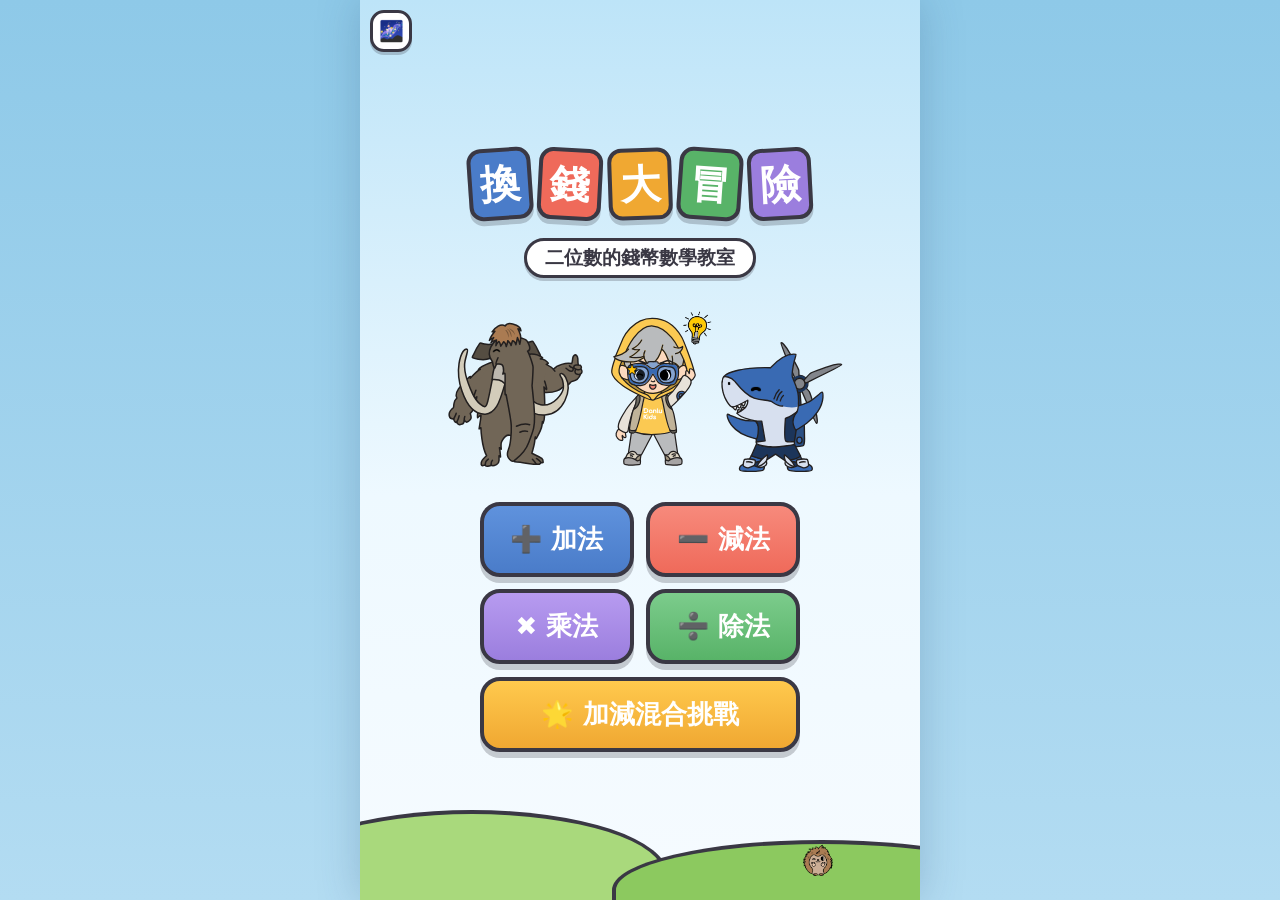
<file: game.html>
<!DOCTYPE html>
<html lang="zh-Hant-TW">
<head>
<meta charset="UTF-8">
<meta name="viewport" content="width=device-width, initial-scale=1.0, maximum-scale=1.0, user-scalable=no, viewport-fit=cover">
<meta name="theme-color" content="#bde4f8">
<meta name="apple-mobile-web-app-capable" content="yes">
<meta name="apple-mobile-web-app-status-bar-style" content="default">
<title>換錢大冒險｜二位數的錢幣數學</title>
<link rel="icon" href="data:image/svg+xml,<svg xmlns='http://www.w3.org/2000/svg' viewBox='0 0 100 100'><circle cx='50' cy='50' r='44' fill='%23ffd166' stroke='%233a3844' stroke-width='6'/><text x='50' y='66' font-size='44' font-weight='bold' text-anchor='middle' fill='%237c5210'>10</text></svg>">
<link rel="stylesheet" href="css/style.css?v=6">
</head>
<body>
<div id="app">

  <!-- 背景 -->
  <div id="bg-sky">
    <div class="cloud c-a"></div>
    <div class="cloud c-b"></div>
    <div class="cloud c-c"></div>
  </div>

  <!-- ================= 標題畫面 ================= -->
  <section id="screen-title" class="screen active">
    <div class="hill h-a"></div>
    <div class="hill h-b"></div>
    <a id="btn-space" class="icon-btn" href="index.html" aria-label="回太空站">🌌</a>
    <img id="title-deco-bird" src="assets/deco_bird.png" alt="">
    <img id="title-deco-hedgehog" src="assets/deco_hedgehog.png" alt="">
    <div id="logo" aria-label="換錢大冒險">
      <span>換</span><span>錢</span><span>大</span><span>冒</span><span>險</span>
    </div>
    <div id="title-sub">二位數的錢幣數學教室</div>
    <div id="title-chars">
      <div id="lottie-title-elephant"></div>
      <div id="lottie-title-boy"></div>
      <div id="lottie-title-shark"></div>
    </div>
    <div id="title-menu">
      <button class="mode-btn m-add" data-mode="add">➕ 加法</button>
      <button class="mode-btn m-sub" data-mode="sub">➖ 減法</button>
      <button class="mode-btn m-mul" data-mode="mul">✖️ 乘法</button>
      <button class="mode-btn m-div" data-mode="div">➗ 除法</button>
      <button class="mode-btn m-mix wide" data-mode="mix">🌟 加減混合挑戰</button>
    </div>
  </section>

  <!-- ================= 遊戲畫面 ================= -->
  <section id="screen-game" class="screen">
    <div class="hill h-a"></div>
    <div class="hill h-b"></div>
    <header id="hud">
      <button id="btn-home" class="icon-btn" aria-label="回首頁">🏠</button>
      <div id="problem-display">
        <span id="pd-a"></span><span id="pd-op"></span><span id="pd-b"></span><span id="pd-eq">=</span><span id="pd-q">?</span><span id="pd-rem"></span>
      </div>
      <div id="stars"><i>⭐</i><i>⭐</i><i>⭐</i><i>⭐</i><i>⭐</i></div>
      <button id="btn-sound" class="icon-btn" aria-label="音效開關">🔊</button>
    </header>

    <div id="board">
      <div id="zone-tens" class="zone">
        <div class="zone-label">十位・10元</div>
        <div class="slots" id="slots-tens"></div>
        <div class="zone-badge" id="badge-tens"></div>
      </div>
      <div id="zone-ones" class="zone">
        <div class="zone-label">個位・1元</div>
        <div class="slots" id="slots-ones"></div>
        <div class="zone-badge" id="badge-ones"></div>
      </div>
    </div>

    <div id="plates"></div>

    <div id="mid-row">
      <div id="guide">
        <div id="lottie-guide"></div>
        <div id="sweat">💧</div>
        <div id="bubble"></div>
      </div>
      <div id="machine">
        <img id="machine-shark" src="assets/deco_learning_shark.png" alt="換錢銀行的鯊魚行員">
        <div id="machine-body">
          <div id="machine-sign">換錢銀行</div>
          <div id="machine-slot-in"></div>
          <div id="machine-window">10 ⇄ 1</div>
          <div id="machine-tray-out"></div>
          <div class="machine-lights"><i></i><i></i><i></i></div>
        </div>
      </div>
    </div>

    <div id="tray">
      <div id="tray-label">要付的錢</div>
      <div id="tray-slots"></div>
    </div>

    <div id="answers"></div>

    <div id="group-ring"></div>
    <div id="coin-layer"></div>
    <div id="fx-layer">
      <div id="counter"></div>
      <div id="caption"></div>
      <div id="hint-hand">👆</div>
    </div>
  </section>

  <!-- ================= 結算畫面 ================= -->
  <section id="screen-end" class="screen">
    <div class="hill h-a"></div>
    <div class="hill h-b"></div>
    <div id="end-title">太棒了！</div>
    <div id="end-stars"></div>
    <div id="end-msg"></div>
    <div id="end-chars">
      <img id="end-deco-mammoth" src="assets/deco_news_mammoth.png" alt="">
      <div id="lottie-end-boy"></div>
    </div>
    <div id="end-btns">
      <button id="btn-again" class="big-btn">再玩一次 🔁</button>
      <button id="btn-menu" class="big-btn alt">回首頁 🏠</button>
    </div>
  </section>

  <img id="rocket-hedgehog" src="assets/deco_news_hedgehog.png" alt="">

  <!-- 從太空站入口進來時的出發按鈕（同時解鎖手機音訊） -->
  <div id="start-overlay">
    <div id="start-card">
      <img src="assets/deco_news_hedgehog.png" alt="">
      <div id="start-mode-label"></div>
      <button id="btn-start" class="big-btn">🚀 出發！</button>
    </div>
  </div>

  <div id="rotate-overlay">
    <div class="phone-icon">📱</div>
    <div>請把手機轉直來玩喔！</div>
  </div>
</div>

<script src="js/zoomguard.js?v=1"></script>
<script src="vendor/lottie.min.js"></script>
<script src="js/characters.js?v=5"></script>
<script src="js/sounds.js?v=5"></script>
<script src="js/logic.js?v=5"></script>
<script src="js/main.js?v=6"></script>
</body>
</html>
</file>
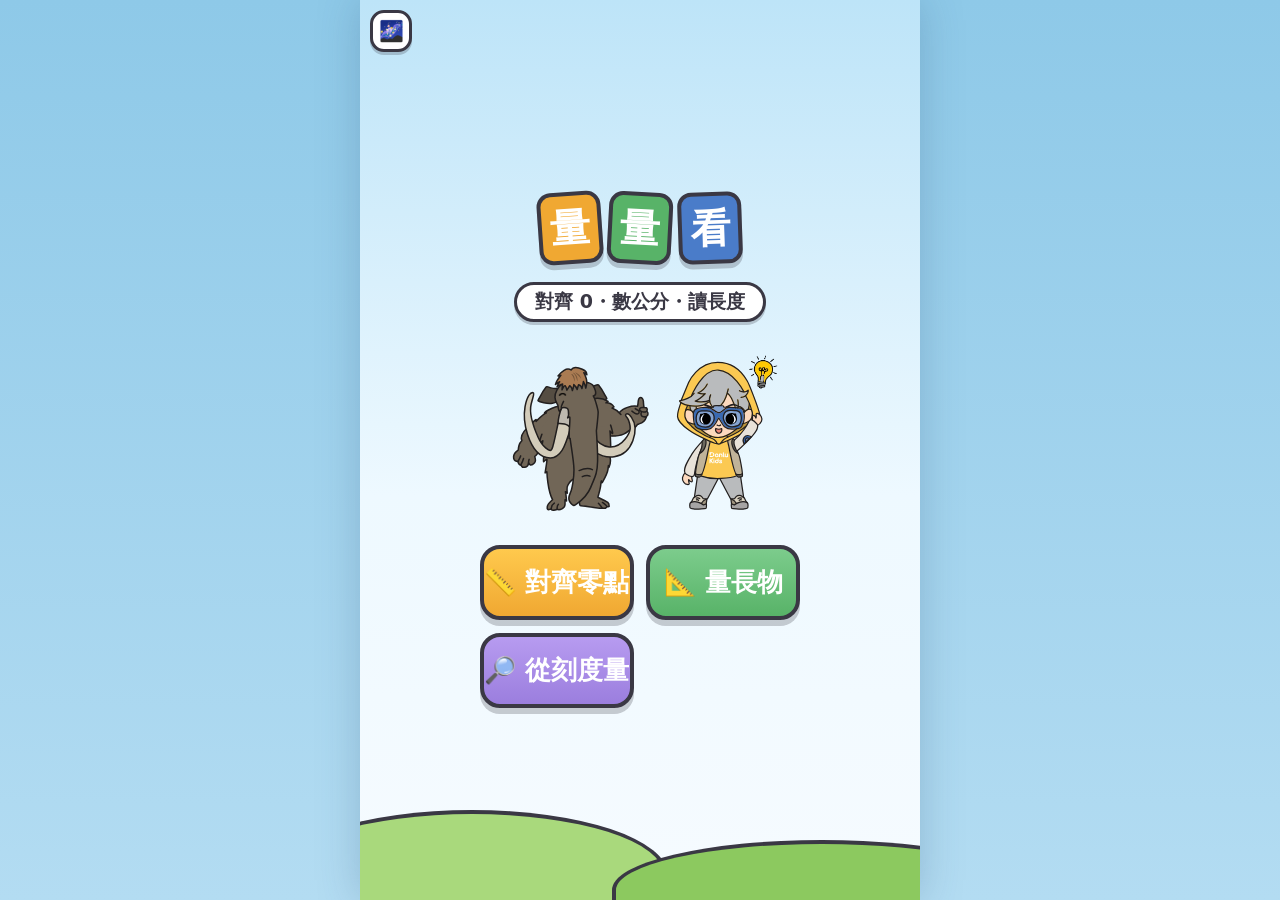
<file: measure.html>
<!DOCTYPE html>
<html lang="zh-Hant-TW">
<head>
<meta charset="UTF-8">
<meta name="viewport" content="width=device-width, initial-scale=1.0, maximum-scale=1.0, user-scalable=no, viewport-fit=cover">
<meta name="theme-color" content="#bde4f8">
<meta name="apple-mobile-web-app-capable" content="yes">
<meta name="apple-mobile-web-app-status-bar-style" content="default">
<title>量量看｜Danlu Kids Space</title>
<link rel="icon" href="data:image/svg+xml,<svg xmlns='http://www.w3.org/2000/svg' viewBox='0 0 100 100'><rect x='6' y='38' width='88' height='24' rx='5' fill='%23ffd166' stroke='%233a3844' stroke-width='6'/><text x='50' y='58' font-size='24'>📏</text></svg>">
<link rel="stylesheet" href="css/style.css?v=6">
<link rel="stylesheet" href="css/measure.css?v=2">
</head>
<body>
<div id="app">

  <div id="bg-sky">
    <div class="cloud c-a"></div>
    <div class="cloud c-b"></div>
    <div class="cloud c-c"></div>
  </div>

  <!-- ================= 標題（選關卡） ================= -->
  <section id="screen-title" class="screen active">
    <div class="hill h-a"></div>
    <div class="hill h-b"></div>
    <a id="btn-space" class="icon-btn" href="index.html" aria-label="回太空站">🌌</a>
    <div id="logo" aria-label="量量看">
      <span>量</span><span>量</span><span>看</span>
    </div>
    <div id="title-sub">對齊 0・數公分・讀長度</div>
    <div id="title-chars">
      <div id="lottie-title-elephant"></div>
      <div id="lottie-title-boy"></div>
    </div>
    <div id="title-menu">
      <button class="mode-btn lv1" data-mode="lv1">📏 對齊零點</button>
      <button class="mode-btn lv2" data-mode="lv2">📐 量長物</button>
      <button class="mode-btn lv3" data-mode="lv3">🔎 從刻度量</button>
    </div>
  </section>

  <!-- ================= 遊戲 ================= -->
  <section id="screen-game" class="screen">
    <header id="hud">
      <button id="btn-home" class="icon-btn" aria-label="回選單">🏠</button>
      <div id="problem-display"><span id="pd-label">量量看！</span></div>
      <div id="stars"><i>⭐</i><i>⭐</i><i>⭐</i><i>⭐</i><i>⭐</i></div>
      <button id="btn-sound" class="icon-btn" aria-label="音效開關">🔊</button>
    </header>

    <!-- 工作台：物品在上、尺在下 -->
    <div id="bench">
      <div id="object"></div>
      <div id="span-hl"></div>
      <div id="units-layer"></div>
      <div id="ruler"></div>
    </div>

    <div id="mid-row">
      <div id="guide">
        <div id="lottie-guide"></div>
        <div id="sweat">💧</div>
        <div id="bubble"></div>
      </div>
    </div>

    <div id="answers"></div>

    <div id="fx-layer">
      <div id="counter"></div>
      <div id="caption"></div>
      <div id="hint-hand">👆</div>
    </div>
  </section>

  <!-- ================= 結算 ================= -->
  <section id="screen-end" class="screen">
    <div class="hill h-a"></div>
    <div class="hill h-b"></div>
    <div id="end-title">量完了！</div>
    <div id="end-stars"></div>
    <div id="end-msg"></div>
    <div id="end-chars">
      <img id="end-deco-mammoth" src="assets/deco_news_mammoth.png" alt="">
      <div id="lottie-end-boy"></div>
    </div>
    <div id="end-btns">
      <button id="btn-again" class="big-btn">再玩一次 🔁</button>
      <button id="btn-menu" class="big-btn alt">換一關 🗺️</button>
    </div>
  </section>

  <img id="rocket-hedgehog" src="assets/deco_news_hedgehog.png" alt="">

  <div id="start-overlay">
    <div id="start-card">
      <img src="assets/deco_learning_shark.png" alt="">
      <div id="start-mode-label"></div>
      <button id="btn-start" class="big-btn">🚀 出發！</button>
    </div>
  </div>

  <div id="rotate-overlay">
    <div class="phone-icon">📱</div>
    <div>請把手機轉直來玩喔！</div>
  </div>
</div>

<script src="js/zoomguard.js?v=1"></script>
<script src="js/starmap.js?v=1"></script>
<script src="vendor/lottie.min.js"></script>
<script src="js/characters.js?v=5"></script>
<script src="js/sounds.js?v=9"></script>
<script src="js/engine.js?v=2"></script>
<script src="js/measure.logic.js?v=1"></script>
<script src="js/measure.art.js?v=1"></script>
<script src="js/measure.main.js?v=3"></script>
</body>
</html>
</file>
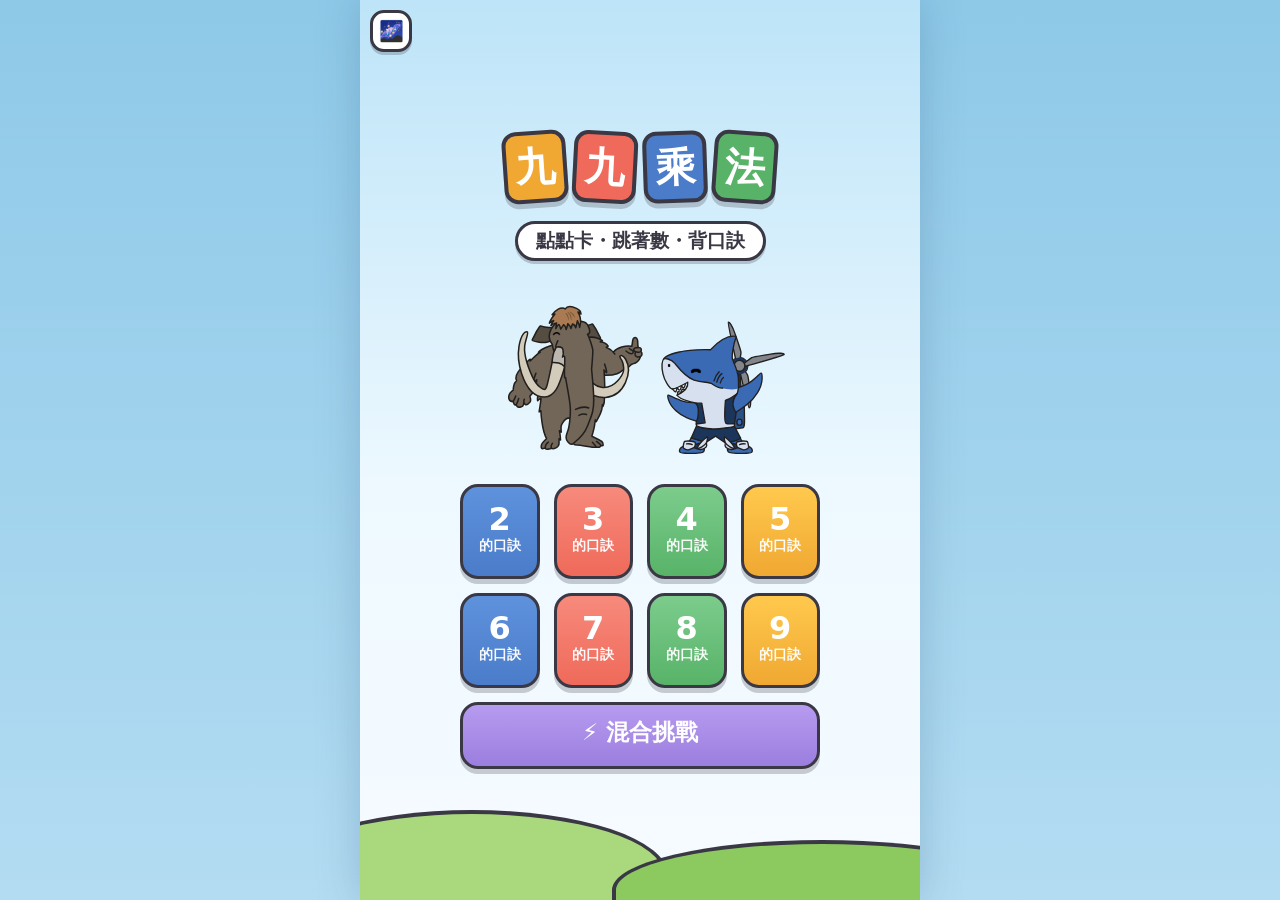
<file: mul99.html>
<!DOCTYPE html>
<html lang="zh-Hant-TW">
<head>
<meta charset="UTF-8">
<meta name="viewport" content="width=device-width, initial-scale=1.0, maximum-scale=1.0, user-scalable=no, viewport-fit=cover">
<meta name="theme-color" content="#bde4f8">
<meta name="apple-mobile-web-app-capable" content="yes">
<meta name="apple-mobile-web-app-status-bar-style" content="default">
<title>九九乘法星球｜Danlu Kids Space</title>
<link rel="icon" href="data:image/svg+xml,<svg xmlns='http://www.w3.org/2000/svg' viewBox='0 0 100 100'><circle cx='50' cy='50' r='44' fill='%23f5a623' stroke='%233a3844' stroke-width='6'/><text x='50' y='64' font-size='38' font-weight='bold' text-anchor='middle' fill='%23fff'>9×9</text></svg>">
<link rel="stylesheet" href="css/style.css?v=6">
<link rel="stylesheet" href="css/mul99.css?v=3">
</head>
<body>
<div id="app">

  <!-- 背景 -->
  <div id="bg-sky">
    <div class="cloud c-a"></div>
    <div class="cloud c-b"></div>
    <div class="cloud c-c"></div>
  </div>

  <!-- ================= 標題畫面（選口訣段） ================= -->
  <section id="screen-title" class="screen active">
    <div class="hill h-a"></div>
    <div class="hill h-b"></div>
    <a id="btn-space" class="icon-btn" href="index.html" aria-label="回太空站">🌌</a>
    <div id="logo" aria-label="九九乘法">
      <span>九</span><span>九</span><span>乘</span><span>法</span>
    </div>
    <div id="title-sub">點點卡・跳著數・背口訣</div>
    <div id="title-chars">
      <div id="lottie-title-elephant"></div>
      <div id="lottie-title-shark"></div>
    </div>
    <div id="seg-menu" aria-label="選擇口訣段"></div>
  </section>

  <!-- ================= 遊戲畫面 ================= -->
  <section id="screen-game" class="screen">
    <div class="hill h-a"></div>
    <div class="hill h-b"></div>
    <header id="hud">
      <button id="btn-home" class="icon-btn" aria-label="回選單">🏠</button>
      <div id="problem-display">
        <span id="pd-a"></span><span id="pd-op"></span><span id="pd-b"></span><span id="pd-eq">=</span><span id="pd-q">?</span>
      </div>
      <div id="stars"><i>⭐</i><i>⭐</i><i>⭐</i><i>⭐</i><i>⭐</i></div>
      <button id="btn-sound" class="icon-btn" aria-label="音效開關">🔊</button>
    </header>

    <!-- 陣列區：一排一排的點點卡 -->
    <div id="array-zone">
      <div class="zone-label" id="array-label">點點卡</div>
      <div id="row-slots"></div>
    </div>

    <!-- 跳數序列（填空題用） -->
    <div id="seq-row"></div>

    <!-- 月台：待拖曳的下一排 -->
    <div id="tray99">
      <div id="tray99-label">下一排</div>
      <div id="tray99-slot"></div>
      <div id="tray99-badge"></div>
    </div>

    <div id="mid-row">
      <div id="guide">
        <div id="lottie-guide"></div>
        <div id="sweat">💧</div>
        <div id="bubble"></div>
      </div>
      <div id="stamp-pad">
        <div id="stamp-pad-label">口訣印章</div>
        <div id="stamp-list"></div>
      </div>
    </div>

    <div id="answers"></div>

    <div id="sprite-layer"></div>
    <div id="fx-layer">
      <div id="counter"></div>
      <div id="caption"></div>
      <div id="hint-hand">👆</div>
    </div>
  </section>

  <!-- ================= 結算畫面 ================= -->
  <section id="screen-end" class="screen">
    <div class="hill h-a"></div>
    <div class="hill h-b"></div>
    <div id="end-title">太棒了！</div>
    <div id="end-stars"></div>
    <div id="end-msg"></div>
    <div id="end-chars">
      <img id="end-deco-mammoth" src="assets/deco_news_mammoth.png" alt="">
      <div id="lottie-end-boy"></div>
    </div>
    <div id="end-btns">
      <button id="btn-again" class="big-btn">再玩一次 🔁</button>
      <button id="btn-menu" class="big-btn alt">換一段 📖</button>
    </div>
  </section>

  <img id="rocket-hedgehog" src="assets/deco_news_hedgehog.png" alt="">

  <div id="rotate-overlay">
    <div class="phone-icon">📱</div>
    <div>請把手機轉直來玩喔！</div>
  </div>
</div>

<script src="js/zoomguard.js?v=1"></script>
<script src="js/starmap.js?v=1"></script>
<script src="vendor/lottie.min.js"></script>
<script src="js/characters.js?v=5"></script>
<script src="js/sounds.js?v=7"></script>
<script src="js/engine.js?v=2"></script>
<script src="js/mul99.logic.js?v=2"></script>
<script src="js/mul99.main.js?v=3"></script>
</body>
</html>
</file>
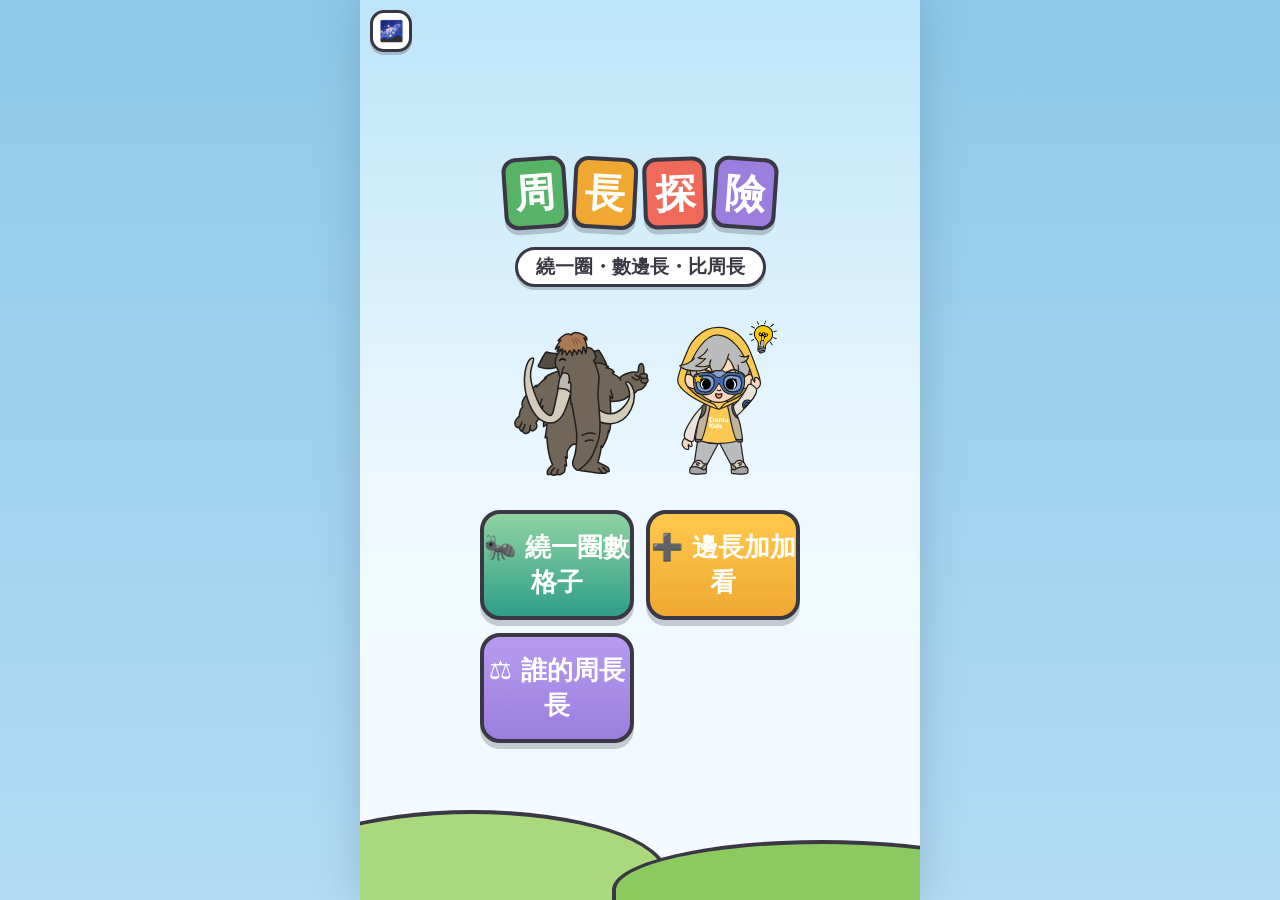
<file: perimeter.html>
<!DOCTYPE html>
<html lang="zh-Hant-TW">
<head>
<meta charset="UTF-8">
<meta name="viewport" content="width=device-width, initial-scale=1.0, maximum-scale=1.0, user-scalable=no, viewport-fit=cover">
<meta name="theme-color" content="#bde4f8">
<meta name="apple-mobile-web-app-capable" content="yes">
<meta name="apple-mobile-web-app-status-bar-style" content="default">
<title>周長探險｜Danlu Kids Space</title>
<link rel="icon" href="data:image/svg+xml,<svg xmlns='http://www.w3.org/2000/svg' viewBox='0 0 100 100'><rect x='20' y='28' width='60' height='44' rx='4' fill='none' stroke='%232f9e8a' stroke-width='9' stroke-dasharray='9 6'/><circle cx='20' cy='28' r='9' fill='%23e24b4a' stroke='%233a3844' stroke-width='4'/></svg>">
<link rel="stylesheet" href="css/style.css?v=6">
<link rel="stylesheet" href="css/perimeter.css?v=1">
</head>
<body>
<div id="app">

  <div id="bg-sky">
    <div class="cloud c-a"></div>
    <div class="cloud c-b"></div>
    <div class="cloud c-c"></div>
  </div>

  <!-- ================= 標題（選關卡） ================= -->
  <section id="screen-title" class="screen active">
    <div class="hill h-a"></div>
    <div class="hill h-b"></div>
    <a id="btn-space" class="icon-btn" href="index.html" aria-label="回太空站">🌌</a>
    <div id="logo" aria-label="周長探險">
      <span>周</span><span>長</span><span>探</span><span>險</span>
    </div>
    <div id="title-sub">繞一圈・數邊長・比周長</div>
    <div id="title-chars">
      <div id="lottie-title-elephant"></div>
      <div id="lottie-title-boy"></div>
    </div>
    <div id="title-menu">
      <button class="mode-btn lv1" data-mode="lv1">🐜 繞一圈數格子</button>
      <button class="mode-btn lv2" data-mode="lv2">➕ 邊長加加看</button>
      <button class="mode-btn lv3" data-mode="lv3">⚖️ 誰的周長長</button>
    </div>
  </section>

  <!-- ================= 遊戲 ================= -->
  <section id="screen-game" class="screen">
    <header id="hud">
      <button id="btn-home" class="icon-btn" aria-label="回選單">🏠</button>
      <div id="problem-display"><span id="pd-label">周長</span></div>
      <div id="stars"><i>⭐</i><i>⭐</i><i>⭐</i><i>⭐</i><i>⭐</i></div>
      <button id="btn-sound" class="icon-btn" aria-label="音效開關">🔊</button>
    </header>

    <!-- 圖形舞台 -->
    <div id="peri-stage">
      <div id="shapes-row"></div>
      <div id="walk-bar">
        <div id="peri-readout"><span id="peri-num">0</span></div>
        <button id="btn-walk">走一邊 🐜</button>
      </div>
    </div>

    <div id="mid-row">
      <div id="guide">
        <div id="lottie-guide"></div>
        <div id="sweat">💧</div>
        <div id="bubble"></div>
      </div>
    </div>

    <div id="answers"></div>

    <div id="sprite-layer"></div>
    <div id="fx-layer">
      <div id="counter"></div>
      <div id="caption"></div>
      <div id="hint-hand">👆</div>
    </div>
  </section>

  <!-- ================= 結算 ================= -->
  <section id="screen-end" class="screen">
    <div class="hill h-a"></div>
    <div class="hill h-b"></div>
    <div id="end-title">周長高手！</div>
    <div id="end-stars"></div>
    <div id="end-msg"></div>
    <div id="end-chars">
      <img id="end-deco-mammoth" src="assets/deco_news_mammoth.png" alt="">
      <div id="lottie-end-boy"></div>
    </div>
    <div id="end-btns">
      <button id="btn-again" class="big-btn">再玩一次 🔁</button>
      <button id="btn-menu" class="big-btn alt">換一關 🗺️</button>
    </div>
  </section>

  <img id="rocket-hedgehog" src="assets/deco_news_hedgehog.png" alt="">

  <div id="start-overlay">
    <div id="start-card">
      <img src="assets/deco_hedgehog.png" alt="">
      <div id="start-mode-label"></div>
      <button id="btn-start" class="big-btn">🚀 出發！</button>
    </div>
  </div>

  <div id="rotate-overlay">
    <div class="phone-icon">📱</div>
    <div>請把手機轉直來玩喔！</div>
  </div>
</div>

<script src="js/zoomguard.js?v=1"></script>
<script src="js/starmap.js?v=1"></script>
<script src="vendor/lottie.min.js"></script>
<script src="js/characters.js?v=5"></script>
<script src="js/sounds.js?v=9"></script>
<script src="js/engine.js?v=2"></script>
<script src="js/perimeter.logic.js?v=1"></script>
<script src="js/perimeter.main.js?v=1"></script>
</body>
</html>
</file>
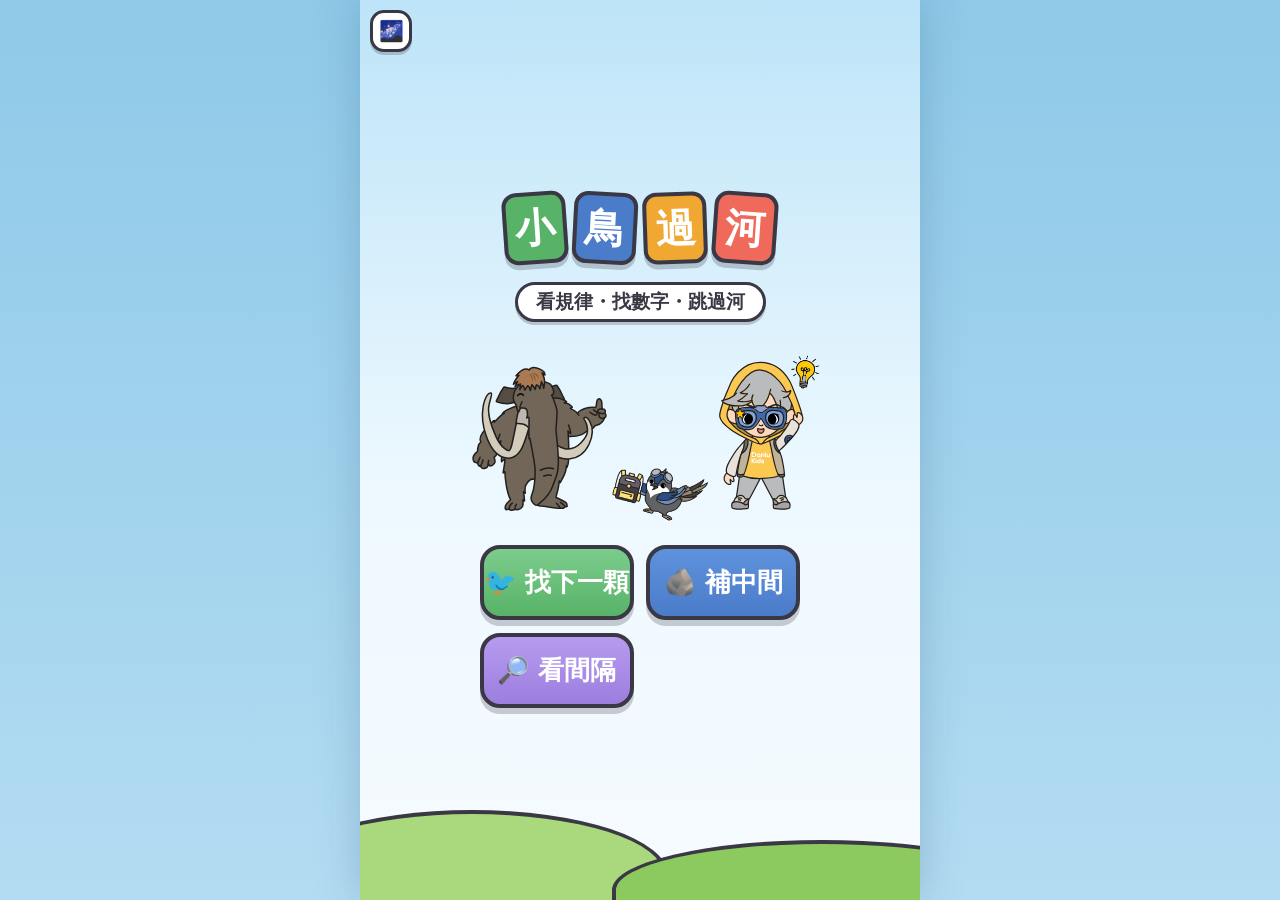
<file: river.html>
<!DOCTYPE html>
<html lang="zh-Hant-TW">
<head>
<meta charset="UTF-8">
<meta name="viewport" content="width=device-width, initial-scale=1.0, maximum-scale=1.0, user-scalable=no, viewport-fit=cover">
<meta name="theme-color" content="#bde4f8">
<meta name="apple-mobile-web-app-capable" content="yes">
<meta name="apple-mobile-web-app-status-bar-style" content="default">
<title>小鳥過河｜Danlu Kids Space</title>
<link rel="icon" href="data:image/svg+xml,<svg xmlns='http://www.w3.org/2000/svg' viewBox='0 0 100 100'><circle cx='50' cy='50' r='44' fill='%233fae8c' stroke='%233a3844' stroke-width='6'/><text x='50' y='66' font-size='40' text-anchor='middle'>🐦</text></svg>">
<link rel="stylesheet" href="css/style.css?v=6">
<link rel="stylesheet" href="css/river.css?v=1">
</head>
<body>
<div id="app">

  <div id="bg-sky">
    <div class="cloud c-a"></div>
    <div class="cloud c-b"></div>
    <div class="cloud c-c"></div>
  </div>

  <!-- ================= 標題（選關卡） ================= -->
  <section id="screen-title" class="screen active">
    <div class="hill h-a"></div>
    <div class="hill h-b"></div>
    <a id="btn-space" class="icon-btn" href="index.html" aria-label="回太空站">🌌</a>
    <div id="logo" aria-label="小鳥過河">
      <span>小</span><span>鳥</span><span>過</span><span>河</span>
    </div>
    <div id="title-sub">看規律・找數字・跳過河</div>
    <div id="title-chars">
      <div id="lottie-title-elephant"></div>
      <img id="title-bird" src="assets/deco_bird.png" alt="">
      <div id="lottie-title-boy"></div>
    </div>
    <div id="title-menu">
      <button class="mode-btn lv1" data-mode="lv1">🐦 找下一顆</button>
      <button class="mode-btn lv2" data-mode="lv2">🪨 補中間</button>
      <button class="mode-btn lv3" data-mode="lv3">🔎 看間隔</button>
    </div>
  </section>

  <!-- ================= 遊戲 ================= -->
  <section id="screen-game" class="screen">
    <header id="hud">
      <button id="btn-home" class="icon-btn" aria-label="回選單">🏠</button>
      <div id="problem-display"><span id="pd-label">看看規律！</span></div>
      <div id="stars"><i>⭐</i><i>⭐</i><i>⭐</i><i>⭐</i><i>⭐</i></div>
      <button id="btn-sound" class="icon-btn" aria-label="音效開關">🔊</button>
    </header>

    <!-- 方向提示旗 -->
    <div id="dir-banner"></div>

    <!-- 河：數線＋石頭 -->
    <div id="pond">
      <div id="water"></div>
      <div id="stones"></div>
      <div id="steps-layer"></div>
    </div>

    <div id="mid-row">
      <div id="guide">
        <div id="lottie-guide"></div>
        <div id="sweat">💧</div>
        <div id="bubble"></div>
      </div>
    </div>

    <div id="answers"></div>

    <div id="sprite-layer">
      <div id="hopper"><img src="assets/deco_bird.png" alt="小鳥"></div>
    </div>
    <div id="fx-layer">
      <div id="counter"></div>
      <div id="caption"></div>
      <div id="hint-hand">👆</div>
    </div>
  </section>

  <!-- ================= 結算 ================= -->
  <section id="screen-end" class="screen">
    <div class="hill h-a"></div>
    <div class="hill h-b"></div>
    <div id="end-title">過河成功！</div>
    <div id="end-stars"></div>
    <div id="end-msg"></div>
    <div id="end-chars">
      <img id="end-deco-mammoth" src="assets/deco_news_mammoth.png" alt="">
      <div id="lottie-end-boy"></div>
    </div>
    <div id="end-btns">
      <button id="btn-again" class="big-btn">再玩一次 🔁</button>
      <button id="btn-menu" class="big-btn alt">換一關 🗺️</button>
    </div>
  </section>

  <img id="rocket-hedgehog" src="assets/deco_news_hedgehog.png" alt="">

  <!-- 從入口進來的出發按鈕（順便解鎖手機音訊） -->
  <div id="start-overlay">
    <div id="start-card">
      <img src="assets/deco_bird.png" alt="">
      <div id="start-mode-label"></div>
      <button id="btn-start" class="big-btn">🚀 出發！</button>
    </div>
  </div>

  <div id="rotate-overlay">
    <div class="phone-icon">📱</div>
    <div>請把手機轉直來玩喔！</div>
  </div>
</div>

<script src="js/zoomguard.js?v=1"></script>
<script src="js/starmap.js?v=1"></script>
<script src="vendor/lottie.min.js"></script>
<script src="js/characters.js?v=5"></script>
<script src="js/sounds.js?v=8"></script>
<script src="js/engine.js?v=2"></script>
<script src="js/pattern.logic.js?v=1"></script>
<script src="js/river.main.js?v=1"></script>
</body>
</html>
</file>
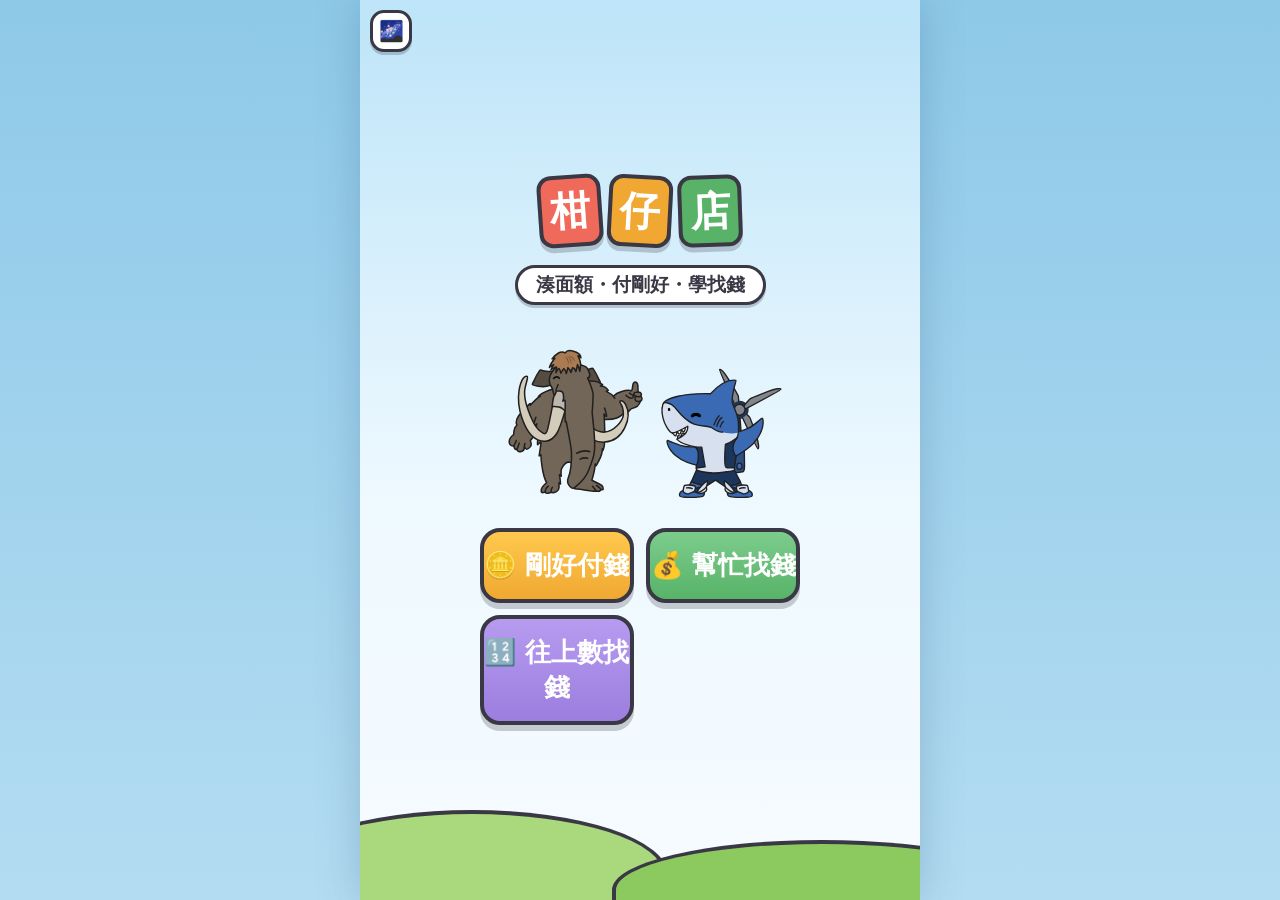
<file: shop.html>
<!DOCTYPE html>
<html lang="zh-Hant-TW">
<head>
<meta charset="UTF-8">
<meta name="viewport" content="width=device-width, initial-scale=1.0, maximum-scale=1.0, user-scalable=no, viewport-fit=cover">
<meta name="theme-color" content="#bde4f8">
<meta name="apple-mobile-web-app-capable" content="yes">
<meta name="apple-mobile-web-app-status-bar-style" content="default">
<title>柑仔店｜Danlu Kids Space</title>
<link rel="icon" href="data:image/svg+xml,<svg xmlns='http://www.w3.org/2000/svg' viewBox='0 0 100 100'><rect x='10' y='30' width='80' height='58' rx='8' fill='%23f7dfb0' stroke='%233a3844' stroke-width='6'/><path d='M 6 30 h 88 l -8 -18 h -72 Z' fill='%23ef6a5a' stroke='%233a3844' stroke-width='6'/></svg>">
<link rel="stylesheet" href="css/style.css?v=6">
<link rel="stylesheet" href="css/shop.css?v=1">
</head>
<body>
<div id="app">

  <div id="bg-sky">
    <div class="cloud c-a"></div>
    <div class="cloud c-b"></div>
    <div class="cloud c-c"></div>
  </div>

  <!-- ================= 標題（選關卡） ================= -->
  <section id="screen-title" class="screen active">
    <div class="hill h-a"></div>
    <div class="hill h-b"></div>
    <a id="btn-space" class="icon-btn" href="index.html" aria-label="回太空站">🌌</a>
    <div id="logo" aria-label="柑仔店">
      <span>柑</span><span>仔</span><span>店</span>
    </div>
    <div id="title-sub">湊面額・付剛好・學找錢</div>
    <div id="title-chars">
      <div id="lottie-title-elephant"></div>
      <div id="lottie-title-shark"></div>
    </div>
    <div id="title-menu">
      <button class="mode-btn lv1" data-mode="lv1">🪙 剛好付錢</button>
      <button class="mode-btn lv2" data-mode="lv2">💰 幫忙找錢</button>
      <button class="mode-btn lv3" data-mode="lv3">🔢 往上數找錢</button>
    </div>
  </section>

  <!-- ================= 遊戲 ================= -->
  <section id="screen-game" class="screen">
    <header id="hud">
      <button id="btn-home" class="icon-btn" aria-label="回選單">🏠</button>
      <div id="problem-display"><span id="pd-label">柑仔店</span></div>
      <div id="stars"><i>⭐</i><i>⭐</i><i>⭐</i><i>⭐</i><i>⭐</i></div>
      <button id="btn-sound" class="icon-btn" aria-label="音效開關">🔊</button>
    </header>

    <!-- 櫃台：商品＋老闆（＋客人與付的錢） -->
    <div id="shopfront">
      <div id="item-card">
        <div id="item-art"></div>
        <div id="price-tag"></div>
      </div>
      <div id="customer">
        <img id="customer-img" src="assets/deco_bird.png" alt="客人">
        <div id="paid-note"></div>
      </div>
      <img id="keeper" src="assets/deco_learning_shark.png" alt="鯊魚老闆">
    </div>

    <!-- 付錢／找錢盤 -->
    <div id="paytray">
      <div id="paytray-label">付的錢</div>
      <div id="tray-slots"></div>
      <button id="btn-bell" aria-label="結帳">🔔<small>結帳</small></button>
      <div id="cum-badge"></div>
    </div>

    <!-- 錢包／收銀機 -->
    <div id="wallet">
      <div id="wallet-label">我的錢包</div>
      <div id="wallet-rows"></div>
    </div>

    <div id="mid-row">
      <div id="guide">
        <div id="lottie-guide"></div>
        <div id="sweat">💧</div>
        <div id="bubble"></div>
      </div>
    </div>

    <div id="answers"></div>

    <div id="sprite-layer"></div>
    <div id="fx-layer">
      <div id="counter-num"></div>
      <div id="caption"></div>
      <div id="hint-hand">👆</div>
    </div>
  </section>

  <!-- ================= 結算 ================= -->
  <section id="screen-end" class="screen">
    <div class="hill h-a"></div>
    <div class="hill h-b"></div>
    <div id="end-title">生意興隆！</div>
    <div id="end-stars"></div>
    <div id="end-msg"></div>
    <div id="end-chars">
      <img id="end-deco-mammoth" src="assets/deco_news_mammoth.png" alt="">
      <div id="lottie-end-boy"></div>
    </div>
    <div id="end-btns">
      <button id="btn-again" class="big-btn">再玩一次 🔁</button>
      <button id="btn-menu" class="big-btn alt">換一關 🗺️</button>
    </div>
  </section>

  <img id="rocket-hedgehog" src="assets/deco_news_hedgehog.png" alt="">

  <div id="start-overlay">
    <div id="start-card">
      <img src="assets/deco_learning_shark.png" alt="">
      <div id="start-mode-label"></div>
      <button id="btn-start" class="big-btn">🚀 出發！</button>
    </div>
  </div>

  <div id="rotate-overlay">
    <div class="phone-icon">📱</div>
    <div>請把手機轉直來玩喔！</div>
  </div>
</div>

<script src="js/zoomguard.js?v=1"></script>
<script src="js/starmap.js?v=1"></script>
<script src="vendor/lottie.min.js"></script>
<script src="js/characters.js?v=5"></script>
<script src="js/sounds.js?v=9"></script>
<script src="js/engine.js?v=2"></script>
<script src="js/shop.logic.js?v=1"></script>
<script src="js/shop.art.js?v=1"></script>
<script src="js/shop.main.js?v=1"></script>
</body>
</html>
</file>
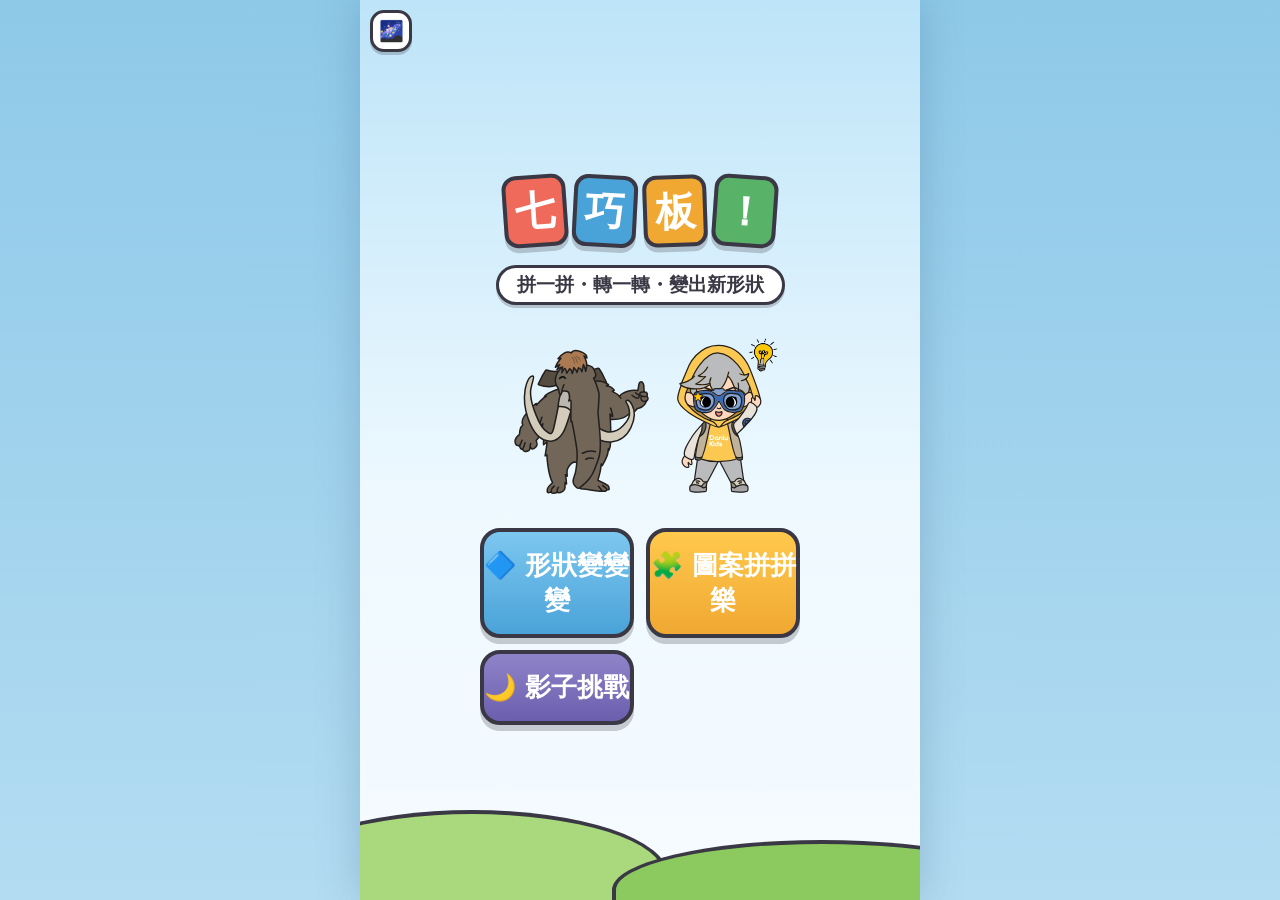
<file: tangram.html>
<!DOCTYPE html>
<html lang="zh-Hant-TW">
<head>
<meta charset="UTF-8">
<meta name="viewport" content="width=device-width, initial-scale=1.0, maximum-scale=1.0, user-scalable=no, viewport-fit=cover">
<meta name="theme-color" content="#bde4f8">
<meta name="apple-mobile-web-app-capable" content="yes">
<meta name="apple-mobile-web-app-status-bar-style" content="default">
<title>七巧板｜Danlu Kids Space</title>
<link rel="icon" href="data:image/svg+xml,<svg xmlns='http://www.w3.org/2000/svg' viewBox='0 0 100 100'><path d='M10 10 L90 10 L50 50 Z' fill='%23f76d6d' stroke='%233a3844' stroke-width='5'/><path d='M10 10 L50 50 L10 90 Z' fill='%23ffd166' stroke='%233a3844' stroke-width='5'/><path d='M50 50 L90 50 L70 70 Z' fill='%237fd3f7' stroke='%233a3844' stroke-width='5'/><path d='M10 90 L50 90 L30 70 L10 70 Z' fill='%239fd86b' stroke='%233a3844' stroke-width='5'/></svg>">
<link rel="stylesheet" href="css/style.css?v=6">
<link rel="stylesheet" href="css/tangram.css?v=1">
</head>
<body>
<div id="app">

  <div id="bg-sky">
    <div class="cloud c-a"></div>
    <div class="cloud c-b"></div>
    <div class="cloud c-c"></div>
  </div>

  <!-- ================= 標題（選關卡） ================= -->
  <section id="screen-title" class="screen active">
    <div class="hill h-a"></div>
    <div class="hill h-b"></div>
    <a id="btn-space" class="icon-btn" href="index.html" aria-label="回太空站">🌌</a>
    <div id="logo" aria-label="七巧板">
      <span>七</span><span>巧</span><span>板</span><span>！</span>
    </div>
    <div id="title-sub">拼一拼・轉一轉・變出新形狀</div>
    <div id="title-chars">
      <div id="lottie-title-elephant"></div>
      <div id="lottie-title-boy"></div>
    </div>
    <div id="title-menu">
      <button class="mode-btn lv1" data-mode="lv1">🔷 形狀變變變</button>
      <button class="mode-btn lv2" data-mode="lv2">🧩 圖案拼拼樂</button>
      <button class="mode-btn lv3" data-mode="lv3">🌙 影子挑戰</button>
    </div>
  </section>

  <!-- ================= 遊戲 ================= -->
  <section id="screen-game" class="screen">
    <header id="hud">
      <button id="btn-home" class="icon-btn" aria-label="回選單">🏠</button>
      <div id="problem-display"><span id="pd-label">七巧板</span></div>
      <div id="stars"><i>⭐</i><i>⭐</i><i>⭐</i><i>⭐</i><i>⭐</i></div>
      <button id="btn-sound" class="icon-btn" aria-label="音效開關">🔊</button>
    </header>

    <!-- 拼圖舞台：上半剪影、下半拼塊托盤 -->
    <div id="tangram-stage">
      <div id="puzzle-holder"></div>
      <button id="btn-hint" aria-label="偷看提示">💡</button>
    </div>

    <div id="mid-row">
      <div id="guide">
        <div id="lottie-guide"></div>
        <div id="sweat">💧</div>
        <div id="bubble"></div>
      </div>
    </div>

    <div id="answers"></div>

    <div id="sprite-layer"></div>
    <div id="fx-layer">
      <div id="counter"></div>
      <div id="caption"></div>
      <div id="hint-hand">👆</div>
    </div>
  </section>

  <!-- ================= 結算 ================= -->
  <section id="screen-end" class="screen">
    <div class="hill h-a"></div>
    <div class="hill h-b"></div>
    <div id="end-title">拼圖大師！</div>
    <div id="end-stars"></div>
    <div id="end-msg"></div>
    <div id="end-chars">
      <img id="end-deco-mammoth" src="assets/deco_news_mammoth.png" alt="">
      <div id="lottie-end-boy"></div>
    </div>
    <div id="end-btns">
      <button id="btn-again" class="big-btn">再玩一次 🔁</button>
      <button id="btn-menu" class="big-btn alt">換一關 🗺️</button>
    </div>
  </section>

  <img id="rocket-hedgehog" src="assets/deco_news_hedgehog.png" alt="">

  <div id="start-overlay">
    <div id="start-card">
      <img src="assets/deco_hedgehog.png" alt="">
      <div id="start-mode-label"></div>
      <button id="btn-start" class="big-btn">🚀 出發！</button>
    </div>
  </div>

  <div id="rotate-overlay">
    <div class="phone-icon">📱</div>
    <div>請把手機轉直來玩喔！</div>
  </div>
</div>

<script src="js/zoomguard.js?v=1"></script>
<script src="js/starmap.js?v=1"></script>
<script src="vendor/lottie.min.js"></script>
<script src="js/characters.js?v=5"></script>
<script src="js/sounds.js?v=9"></script>
<script src="js/engine.js?v=2"></script>
<script src="js/tangram.logic.js?v=1"></script>
<script src="js/tangram.main.js?v=1"></script>
</body>
</html>
</file>
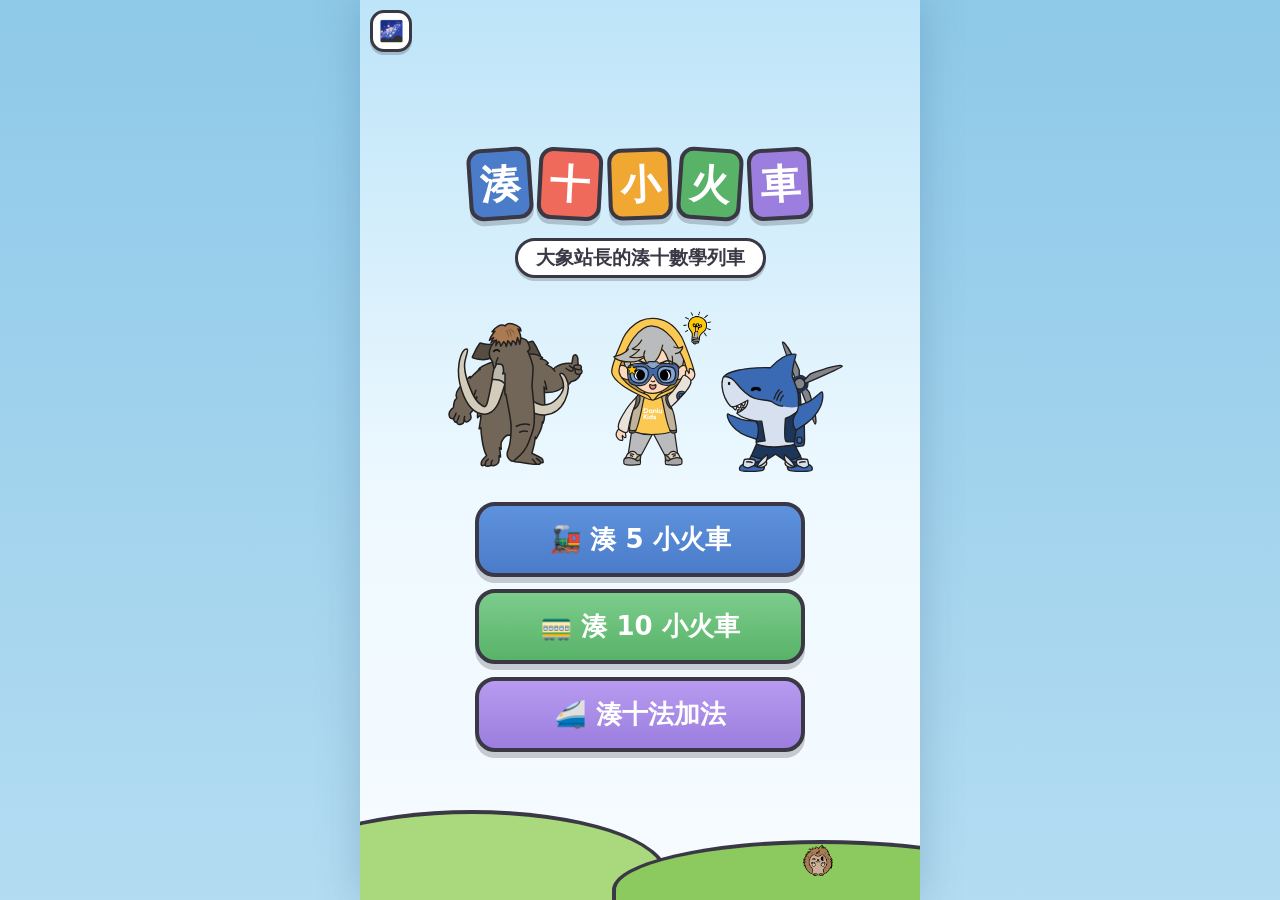
<file: train.html>
<!DOCTYPE html>
<html lang="zh-Hant-TW">
<head>
<meta charset="UTF-8">
<meta name="viewport" content="width=device-width, initial-scale=1.0, maximum-scale=1.0, user-scalable=no, viewport-fit=cover">
<meta name="theme-color" content="#bde4f8">
<meta name="apple-mobile-web-app-capable" content="yes">
<meta name="apple-mobile-web-app-status-bar-style" content="default">
<title>湊十小火車｜湊 5・湊 10・湊十法</title>
<link rel="icon" href="data:image/svg+xml,<svg xmlns='http://www.w3.org/2000/svg' viewBox='0 0 100 100'><text x='50' y='76' font-size='72' text-anchor='middle'>🚂</text></svg>">
<link rel="stylesheet" href="css/style.css?v=6">
<link rel="stylesheet" href="css/train.css?v=1">
</head>
<body>
<div id="app">

  <!-- 背景 -->
  <div id="bg-sky">
    <div class="cloud c-a"></div>
    <div class="cloud c-b"></div>
    <div class="cloud c-c"></div>
  </div>

  <!-- ================= 標題畫面 ================= -->
  <section id="screen-title" class="screen active">
    <div class="hill h-a"></div>
    <div class="hill h-b"></div>
    <a id="btn-space" class="icon-btn" href="index.html" aria-label="回太空站">🌌</a>
    <img id="title-deco-bird" src="assets/deco_bird.png" alt="">
    <img id="title-deco-hedgehog" src="assets/deco_hedgehog.png" alt="">
    <div id="logo" aria-label="湊十小火車">
      <span>湊</span><span>十</span><span>小</span><span>火</span><span>車</span>
    </div>
    <div id="title-sub">大象站長的湊十數學列車</div>
    <div id="title-chars">
      <div id="lottie-title-elephant"></div>
      <div id="lottie-title-boy"></div>
      <div id="lottie-title-shark"></div>
    </div>
    <div id="title-menu">
      <button class="mode-btn m-lv1" data-mode="lv1">🚂 湊 5 小火車</button>
      <button class="mode-btn m-lv2" data-mode="lv2">🚃 湊 10 小火車</button>
      <button class="mode-btn m-lv3" data-mode="lv3">🚄 湊十法加法</button>
    </div>
  </section>

  <!-- ================= 遊戲畫面 ================= -->
  <section id="screen-game" class="screen">
    <div class="hill h-a"></div>
    <div class="hill h-b"></div>
    <header id="hud">
      <a id="btn-home" class="icon-btn" href="index.html" aria-label="回太空站">🏠</a>
      <div id="problem-display">
        <span id="pd-a"></span><span id="pd-op"></span><span id="pd-b"></span><span id="pd-eq">＝</span><span id="pd-q">?</span>
      </div>
      <div id="stars"><i>⭐</i><i>⭐</i><i>⭐</i><i>⭐</i><i>⭐</i></div>
      <button id="btn-sound" class="icon-btn" aria-label="音效開關">🔊</button>
    </header>

    <!-- 小火車（車廂＝座位格；平時嚴禁 transform，進出站動畫見 train.main.js） -->
    <div id="train-area">
      <div id="train">
        <div id="loco">
          <div class="wheels"><i></i><i></i></div>
        </div>
        <div id="carriage">
          <div id="seats"></div>
          <div class="wheels"><i></i><i></i><i></i></div>
        </div>
      </div>
    </div>
    <div id="track"></div>

    <!-- 月台（等車的小動物） -->
    <div id="platform">
      <div id="platform-label">月台</div>
      <div id="platform-badge"></div>
      <div id="stands"></div>
    </div>

    <!-- 大象站長 -->
    <div id="mid-row">
      <div id="guide">
        <div id="lottie-guide"></div>
        <div id="sweat">💧</div>
        <div id="bubble"></div>
      </div>
    </div>

    <div id="answers"></div>

    <div id="sprite-layer"></div>
    <div id="fx-layer">
      <div id="counter"></div>
      <div id="caption"></div>
      <div id="hint-hand">👆</div>
    </div>
  </section>

  <!-- ================= 結算畫面 ================= -->
  <section id="screen-end" class="screen">
    <div class="hill h-a"></div>
    <div class="hill h-b"></div>
    <div id="end-title">太棒了！</div>
    <div id="end-stars"></div>
    <div id="end-msg"></div>
    <div id="end-chars">
      <img id="end-deco-mammoth" src="assets/deco_news_mammoth.png" alt="">
      <div id="lottie-end-boy"></div>
    </div>
    <div id="end-btns">
      <button id="btn-again" class="big-btn">再玩一次 🔁</button>
      <button id="btn-menu" class="big-btn alt">回太空站 🌌</button>
    </div>
  </section>

  <!-- 從太空站入口進來時的出發按鈕（同時解鎖手機音訊） -->
  <div id="start-overlay">
    <div id="start-card">
      <img src="assets/deco_news_hedgehog.png" alt="">
      <div id="start-mode-label"></div>
      <button id="btn-start" class="big-btn">🚂 出發！</button>
    </div>
  </div>

  <div id="rotate-overlay">
    <div class="phone-icon">📱</div>
    <div>請把手機轉直來玩喔！</div>
  </div>
</div>

<script src="js/zoomguard.js?v=1"></script>
<script src="js/starmap.js?v=1"></script>
<script src="vendor/lottie.min.js"></script>
<script src="js/characters.js?v=5"></script>
<script src="js/sounds.js?v=6"></script>
<script src="js/engine.js?v=1"></script>
<script src="js/train.logic.js?v=1"></script>
<script src="js/train.main.js?v=1"></script>
</body>
</html>
</file>
<file: css/landing.css>
/* ============================================================
   Danlu Kids Space — 數學太空站入口
   深空、地球、月面地表、年段軌道星球選單、星圖
   ============================================================ */

:root {
  --space-1: #0e1a2b;
  --space-2: #1c2b40;
  --space-3: #27394f;
  --moon-lit: #8fa3b8;
  --moon-dk: #55677c;
  --ink: #3a3844;
  --earth-1: #6fb1e8;
  --earth-2: #3d6bb3;
  --earth-3: #274a80;
  --glow: rgba(120, 180, 255, .4);
  --font-round: "Arial Rounded MT Bold", "Yuanti TC", "YuantiTC",
                "Hiragino Maru Gothic ProN", "PingFang TC",
                "Microsoft JhengHei", system-ui, sans-serif;
}

* { margin: 0; padding: 0; box-sizing: border-box; }

html, body {
  height: 100%; overflow: hidden; overscroll-behavior: none;
  /* iOS 忽略 user-scalable=no，靠 touch-action + js/zoomguard.js 擋雙擊/捏合縮放 */
  touch-action: manipulation;
}
.planet, .orbit, #btn-starmap { touch-action: manipulation; }

body {
  font-family: var(--font-round);
  background: #060d16;
  -webkit-user-select: none; user-select: none;
  -webkit-tap-highlight-color: transparent;
}

#space {
  position: relative; margin: 0 auto;
  width: min(100vw, 560px);
  height: 100vh; height: 100dvh;
  overflow-y: auto; overflow-x: hidden;   /* 星球多了允許直向捲動 */
  background:
    radial-gradient(ellipse 120% 60% at 50% 108%, #2c4a6e 0%, transparent 55%),
    linear-gradient(var(--space-1), var(--space-2) 55%, var(--space-3));
  box-shadow: 0 0 50px rgba(20, 40, 70, .8);
}
#space-inner {
  position: relative; min-height: 100%;
  display: flex; flex-direction: column; align-items: center;
  padding-top: env(safe-area-inset-top);
}

img { -webkit-user-drag: none; user-drag: none; }

/* ---------------- 星星（JS 生成） ---------------- */
.star {
  position: absolute; border-radius: 50%; background: #fff;
  animation: twinkle 3s ease-in-out infinite;
  pointer-events: none;
}
@keyframes twinkle {
  0%, 100% { opacity: .15; transform: scale(.8); }
  50%       { opacity: .95; transform: scale(1.15); }
}

/* ---------------- 地球 ---------------- */
#earth {
  position: absolute; left: 50%; top: 40%;
  width: min(150vw, 820px); aspect-ratio: 1;
  transform: translateX(-50%);
  border-radius: 50%;
  background:
    radial-gradient(circle at 38% 30%, var(--earth-1) 0%, var(--earth-2) 42%, var(--earth-3) 75%, #1b3358 100%);
  box-shadow:
    0 0 70px 18px var(--glow),
    inset -40px -50px 120px rgba(8, 18, 38, .75),
    inset 18px 22px 90px rgba(200, 235, 255, .35);
  overflow: hidden;
  pointer-events: none;
}
#earth::before {
  content: ""; position: absolute; inset: 0; border-radius: 50%;
  background:
    radial-gradient(ellipse 16% 10% at 30% 18%, rgba(140, 200, 120, .75), transparent 70%),
    radial-gradient(ellipse 22% 13% at 58% 26%, rgba(122, 186, 110, .65), transparent 70%),
    radial-gradient(ellipse 18% 12% at 42% 40%, rgba(150, 205, 130, .55), transparent 70%),
    radial-gradient(ellipse 26% 14% at 22% 34%, rgba(196, 214, 150, .4), transparent 70%);
  filter: blur(4px);
}
#earth::after {
  content: ""; position: absolute; inset: -4%; border-radius: 50%;
  background:
    radial-gradient(ellipse 30% 8% at 26% 22%, rgba(255,255,255,.7), transparent 70%),
    radial-gradient(ellipse 36% 9% at 66% 34%, rgba(255,255,255,.55), transparent 70%),
    radial-gradient(ellipse 28% 7% at 44% 12%, rgba(255,255,255,.5), transparent 70%),
    radial-gradient(ellipse 42% 9% at 52% 46%, rgba(255,255,255,.35), transparent 70%);
  filter: blur(3px);
  animation: cloud-slide 60s linear infinite alternate;
}
@keyframes cloud-slide { from { transform: translateX(-2.5%); } to { transform: translateX(2.5%); } }

/* ---------------- 品牌標題 ---------------- */
#brand { position: relative; z-index: 4; text-align: center; margin-top: clamp(20px, 4.5vh, 48px); }
#brand h1 {
  color: #fff;
  font-size: clamp(32px, 9vw, 50px);
  font-weight: 900; letter-spacing: 1px;
  text-shadow: 0 0 22px rgba(140, 200, 255, .5), 0 3px 0 rgba(10, 20, 40, .55);
}
#brand-dots { display: flex; gap: clamp(12px, 4vw, 20px); justify-content: center; margin-top: clamp(8px, 1.6vh, 14px); }
#brand-dots i {
  width: clamp(8px, 2.4vw, 12px); height: clamp(8px, 2.4vw, 12px);
  border-radius: 50%; background: #fff;
  box-shadow: 0 0 10px rgba(180, 220, 255, .8);
  animation: dot-bounce 1.8s ease-in-out infinite;
}
#brand-dots i:nth-child(2) { animation-delay: .22s; }
#brand-dots i:nth-child(3) { animation-delay: .44s; }
@keyframes dot-bounce { 0%,100% { transform: translateY(0); opacity: .75; } 50% { transform: translateY(-5px); opacity: 1; } }
#brand-sub {
  margin-top: clamp(8px, 1.6vh, 12px);
  color: #cfe4fb; font-size: clamp(13px, 3.8vw, 16px); font-weight: 700;
  letter-spacing: 3px; opacity: .9;
}

/* ---------------- 我的星圖按鈕（右上） ---------------- */
#btn-starmap {
  position: absolute; z-index: 8;
  top: calc(10px + env(safe-area-inset-top)); right: 10px;
  display: flex; align-items: center; gap: 5px;
  font-family: var(--font-round);
  font-size: clamp(13px, 3.6vw, 15px); font-weight: 900; color: #ffe9a8;
  background: rgba(20, 36, 58, .8);
  border: 2.5px solid rgba(255, 224, 130, .8); border-radius: 999px;
  padding: 6px 12px; cursor: pointer;
  box-shadow: 0 0 12px rgba(255, 209, 102, .35);
}
#btn-starmap:active { transform: scale(.94); }

/* ---------------- 漂浮角色 ---------------- */
#astro-boy {
  position: absolute; z-index: 4; pointer-events: none;
  width: clamp(64px, 18vw, 92px);
  right: 4%; top: 120px;
  animation: floaty 5.2s ease-in-out infinite;
}
#astro-shark {
  position: absolute; z-index: 4; pointer-events: none;
  width: clamp(52px, 14vw, 74px);
  left: 4%; top: 150px;
  transform: rotate(-10deg);
  animation: floaty 6.4s ease-in-out infinite reverse;
}
#astro-people {
  position: absolute; z-index: 3; pointer-events: none;
  width: clamp(36px, 10vw, 50px);
  left: 12%; top: 40px;
  opacity: .9;
  animation: floaty 7.6s ease-in-out infinite;
}
@keyframes floaty {
  0%,100% { transform: translateY(0) rotate(-4deg); }
  50%     { transform: translateY(-14px) rotate(5deg); }
}
#rocket {
  position: absolute; z-index: 5; pointer-events: none;
  width: clamp(60px, 16vw, 80px);
  left: -120px; top: 46%;
  animation: rocket-fly 14s linear infinite;
}
@keyframes rocket-fly {
  0%   { transform: translate(0, 0) rotate(6deg); opacity: 0; }
  4%   { opacity: 1; }
  46%  { transform: translate(calc(min(100vw, 560px) + 160px), -120px) rotate(10deg); opacity: 1; }
  47%  { opacity: 0; }
  100% { transform: translate(calc(min(100vw, 560px) + 160px), -120px); opacity: 0; }
}

/* ---------------- 年段軌道 ---------------- */
#orbits {
  position: relative; z-index: 6;
  width: 100%;
  display: flex; flex-direction: column;
  gap: clamp(8px, 1.6vh, 16px);
  margin-top: clamp(14px, 3vh, 30px);
  padding: 0 10px;
}
.orbit {
  position: relative;
  border-top: 2px dashed rgba(160, 200, 240, .28);
  border-radius: 50% 50% 0 0 / 22px 22px 0 0;
  padding: clamp(14px, 2.4vh, 22px) 4px 4px;
}
.orbit-label {
  position: absolute; top: -13px; left: 14px;
  font-size: clamp(12px, 3.4vw, 14px); font-weight: 900; letter-spacing: 2px;
  color: #0e1a2b;
  border-radius: 999px; padding: 3px 14px;
  border: 2px solid rgba(255,255,255,.85);
}
.orbit.g-k .orbit-label  { background: #ffd97a; }
.orbit.g-1 .orbit-label  { background: #8fd3ff; }
.orbit.g-2 .orbit-label  { background: #c6aef7; }
.orbit.g-3 .orbit-label  { background: #8fe0c4; }
.orbit-planets {
  display: flex; flex-wrap: wrap;
  justify-content: center; align-items: flex-start;
  gap: 4px clamp(6px, 2.4vw, 16px);
}

.planet {
  position: relative;
  display: flex; flex-direction: column; align-items: center; gap: 4px;
  text-decoration: none;
  width: clamp(76px, 22vw, 96px);
  padding-bottom: 4px;
  transition: transform .15s;
}
.planet:active { transform: scale(.93); }
.planet .ball {
  position: relative;
  width: clamp(50px, 14vw, 66px); height: clamp(50px, 14vw, 66px);
  border-radius: 50%;
  display: grid; place-items: center;
  font-size: clamp(21px, 6vw, 28px);
  border: 3px solid rgba(255, 255, 255, .85);
  box-shadow: 0 0 14px 2px rgba(140, 200, 255, .35), inset -8px -10px 20px rgba(8, 18, 38, .5), inset 6px 8px 14px rgba(255, 255, 255, .3);
  animation: floaty 6s ease-in-out infinite;
}
.orbit .planet:nth-child(2) .ball { animation-delay: .7s; }
.orbit .planet:nth-child(3) .ball { animation-delay: 1.3s; }
.orbit .planet:nth-child(4) .ball { animation-delay: 2s; }
.orbit .planet:nth-child(5) .ball { animation-delay: 2.6s; }
.p-add .ball   { background: radial-gradient(circle at 34% 28%, #79aef0, #3d6bb3 75%); }
.p-sub .ball   { background: radial-gradient(circle at 34% 28%, #ff9a8b, #d14f40 75%); }
.p-mul .ball   { background: radial-gradient(circle at 34% 28%, #c3a8f7, #7a5cc4 75%); }
.p-div .ball   { background: radial-gradient(circle at 34% 28%, #8fdb9e, #3f9450 75%); }
.p-mix .ball   { background: radial-gradient(circle at 34% 28%, #ffd97a, #e09a20 75%); }
.p-train .ball { background: radial-gradient(circle at 34% 28%, #7ee0d6, #1f9e90 75%); }
.p-clock .ball { background: radial-gradient(circle at 34% 28%, #ffb3c7, #d4557e 75%); }
.p-river .ball { background: radial-gradient(circle at 34% 28%, #7fe0c0, #2f9e8a 75%); }
.p-measure .ball { background: radial-gradient(circle at 34% 28%, #ffd97a, #d99a1e 75%); }
.p-shop .ball { background: radial-gradient(circle at 34% 28%, #ff9a8b, #c74e3f 75%); }
.p-cake .ball { background: radial-gradient(circle at 34% 28%, #f9c0d8, #d4557e 75%); }
.p-tangram .ball { background: radial-gradient(circle at 34% 28%, #a8c8f7, #4a6cc4 75%); }
.p-decimal .ball { background: radial-gradient(circle at 34% 28%, #7fd7f0, #1f8fb8 75%); }
.p-perimeter .ball { background: radial-gradient(circle at 34% 28%, #9fe0b0, #2f9e8a 75%); }
.p-barchart .ball { background: radial-gradient(circle at 34% 28%, #83ddd1, #238ba1 75%); }
.p-99 .ball {
  background: radial-gradient(circle at 34% 28%, #ffb46e, #d97014 75%);
  font-size: clamp(15px, 4.4vw, 20px); font-weight: 900; color: #fff;
  font-family: var(--font-round); letter-spacing: 1px;
  text-shadow: 0 2px 0 rgba(58, 56, 68, .4);
}
/* 乘法星球的土星環 */
.p-mul .ball::before {
  content: ""; position: absolute; left: -22%; right: -22%; top: 42%;
  height: 26%; border-radius: 50%;
  border: 3.5px solid rgba(255, 255, 255, .65);
  border-top-color: transparent;
  transform: rotate(-14deg);
}
.planet .tag {
  color: #fff; font-size: clamp(11px, 3.1vw, 13px); font-weight: 900;
  letter-spacing: 1px; text-align: center; line-height: 1.25;
  background: rgba(20, 36, 58, .72);
  border: 2px solid rgba(255, 255, 255, .5);
  border-radius: 12px; padding: 2px 8px;
  white-space: nowrap;
}
/* 已得星星的小徽章（JS 填入） */
.planet .stars-badge {
  position: absolute; top: -4px; right: 2px; z-index: 2;
  font-size: 10px; font-weight: 900; color: #7c5210;
  background: linear-gradient(#fff3c4, #ffd166);
  border: 2px solid rgba(255,255,255,.9); border-radius: 999px;
  padding: 1px 6px;
  box-shadow: 0 0 8px rgba(255, 209, 102, .7);
}

/* ---------------- 月面（改為內容流末端） ---------------- */
#moon-ground {
  position: relative; z-index: 3;
  width: 112%; margin-top: auto;
  height: clamp(90px, 13vh, 130px);
  background: linear-gradient(var(--moon-lit), var(--moon-dk) 80%);
  border-radius: 55% 45% 0 0 / 100% 80% 0 0;
  box-shadow: inset 0 14px 24px rgba(255, 255, 255, .3), inset 0 -30px 40px rgba(10, 20, 35, .55);
  pointer-events: none;
  margin-bottom: calc(-1 * env(safe-area-inset-bottom) - 2px);
}
.crater {
  position: absolute; border-radius: 50%;
  background: radial-gradient(circle at 40% 30%, #6d8095, #4c5d71 70%);
  box-shadow: inset 3px 5px 8px rgba(15, 28, 44, .6), 0 1px 0 rgba(255,255,255,.25);
}
.crater.cr1 { width: 44px; height: 20px; left: 14%; top: 34%; }
.crater.cr2 { width: 26px; height: 12px; left: 58%; top: 26%; }
.crater.cr3 { width: 60px; height: 26px; left: 74%; top: 48%; }
.crater.cr4 { width: 30px; height: 14px; left: 36%; top: 58%; }

#foot {
  position: absolute; bottom: calc(8px + env(safe-area-inset-bottom));
  left: 0; right: 0; z-index: 6; text-align: center;
  color: #cfe0f2; font-size: clamp(11px, 3vw, 13px); letter-spacing: 2px;
}

/* ---------------- iOS 加入主畫面提示 ---------------- */
#a2hs {
  position: relative; z-index: 7;
  display: none; align-items: center; gap: 8px;
  margin-top: clamp(10px, 2vh, 16px);
  max-width: 86%;
  color: #dcecfd; font-size: clamp(12px, 3.3vw, 14px); font-weight: 700;
  background: rgba(20, 36, 58, .78);
  border: 2px solid rgba(160, 200, 240, .5); border-radius: 14px;
  padding: 8px 12px;
}
#a2hs.show { display: flex; }
#a2hs button {
  flex: none; font-family: var(--font-round); font-weight: 900;
  color: #9fb8d4; background: none; border: none; font-size: 16px; cursor: pointer;
  padding: 2px 6px;
}

/* ---------------- 星圖 overlay ---------------- */
#starmap-overlay {
  position: fixed; inset: 0; z-index: 50;
  display: none; align-items: center; justify-content: center;
  background: rgba(6, 13, 22, .82);
  backdrop-filter: blur(4px); -webkit-backdrop-filter: blur(4px);
}
#starmap-overlay.show { display: flex; }
#starmap-card {
  width: min(88vw, 380px); max-height: 82vh; overflow-y: auto;
  background: linear-gradient(#16263c, #0e1a2b);
  border: 3px solid rgba(160, 200, 240, .6); border-radius: 22px;
  padding: 18px 16px calc(16px + env(safe-area-inset-bottom));
  box-shadow: 0 0 40px rgba(120, 180, 255, .3);
  color: #fff; text-align: center;
}
#starmap-card h2 {
  font-size: clamp(20px, 5.6vw, 24px); font-weight: 900; letter-spacing: 2px;
  color: #ffe9a8; margin-bottom: 2px;
}
#starmap-total { font-size: clamp(13px, 3.6vw, 15px); color: #cfe4fb; margin-bottom: 12px; }
.sm-game { margin-bottom: 12px; text-align: left; }
.sm-game-name {
  font-size: clamp(13px, 3.7vw, 15px); font-weight: 900; color: #8fd3ff;
  margin-bottom: 4px; letter-spacing: 1px;
}
.sm-rows { display: flex; flex-direction: column; gap: 3px; }
.sm-row {
  display: flex; align-items: center; justify-content: space-between;
  background: rgba(255,255,255,.06); border-radius: 10px; padding: 4px 10px;
}
.sm-mode { font-size: clamp(12px, 3.4vw, 14px); font-weight: 700; color: #dcecfd; }
.sm-stars { font-size: clamp(12px, 3.4vw, 14px); letter-spacing: 1px; }
.sm-stars .off { opacity: .22; }
#starmap-close {
  margin-top: 8px;
  font-family: var(--font-round); font-size: clamp(15px, 4.2vw, 17px); font-weight: 900;
  color: #0e1a2b; background: linear-gradient(#ffe9a8, #ffd166);
  border: 3px solid rgba(255,255,255,.85); border-radius: 999px;
  padding: 8px 30px; cursor: pointer;
}
#starmap-empty { color: #9fb8d4; font-size: clamp(13px, 3.6vw, 15px); padding: 14px 0 8px; }

/* 矮螢幕：進一步壓縮 */
@media (max-height: 640px) {
  #brand { margin-top: 12px; }
  #brand h1 { font-size: clamp(26px, 7.6vw, 40px); }
  #astro-boy, #astro-shark { display: none; }
}

/* 窄螢幕（≤380px：iPhone SE 一代、360px Android、Fold 外螢幕）：
   1) absolute 定位的「我的星圖」按鈕會壓到置中標題 → 標題往下讓出一列
      （放在 max-height 規則之後，兩者同時成立時以此為準）
   2) 星球標籤 nowrap 會相鄰交疊 → 允許換行 */
@media (max-width: 380px) {
  #brand { margin-top: 56px; }
  .planet .tag { white-space: normal; padding: 2px 6px; }
}
</file>
<file: css/style.css>
/* ============================================================
   換錢大冒險 — 二位數加減法錢幣遊戲
   DanluKids 卡通風格：粗描邊、圓角、藍灰暖色系
   手機直式優先設計
   ============================================================ */

:root {
  --ink: #3a3844;            /* 描邊深色 */
  --ink-soft: rgba(58, 56, 68, .25);
  --sky1: #bde4f8;
  --sky2: #eef9ff;
  --panel: #fffdf4;          /* 奶油底 */
  --blue: #4a7cc9;           /* 鯊魚藍 */
  --blue-dk: #35619f;
  --coral: #ef6a5a;
  --coral-dk: #d14f40;
  --gold: #ffd166;
  --gold-dk: #f0a832;
  --green: #58b368;
  --green-dk: #3f9450;
  --purple: #9b7ede;
  --tens-bg: #e4eeff;
  --tens-bd: #5b8bd4;
  --ones-bg: #fff4d4;
  --ones-bd: #f0a832;
  --tray-bg: #ffe9f0;
  --tray-bd: #e0709a;

  /* 硬幣尺寸：由「棋盤必須放得下」反推 —
     總寬 = 5×c1 + 3×c10(=1.32c1) + 間距/邊框/內距 ≈ 8.96×c1 + 78px */
  --c1: clamp(24px, min(calc((min(100vw, 560px) - 80px) / 9), 4.8vh), 44px);
  --c10: calc(var(--c1) * 1.32);

  --font: "Yuanti TC", "YuantiTC", "Arial Rounded MT Bold",
          "Hiragino Maru Gothic ProN", "PingFang TC",
          "Microsoft JhengHei", system-ui, sans-serif;
}

* { margin: 0; padding: 0; box-sizing: border-box; }

html, body {
  height: 100%;
  overflow: hidden;
  overscroll-behavior: none;
  /* iOS 忽略 user-scalable=no，靠 touch-action + js/zoomguard.js 擋雙擊/捏合縮放 */
  touch-action: manipulation;
}

/* touch-action 不會繼承，互動元素要點名宣告，iOS 才不會把連點判成雙擊縮放 */
.mode-btn, .ans-btn, .icon-btn, .big-btn, .plate {
  touch-action: manipulation;
}

body {
  font-family: var(--font);
  color: var(--ink);
  background: linear-gradient(#8ec9e8, #b3dcf2);
  -webkit-user-select: none;
  user-select: none;
  -webkit-touch-callout: none;
  -webkit-tap-highlight-color: transparent;
  touch-action: manipulation;
}

#app {
  position: relative;
  margin: 0 auto;
  width: min(100vw, 560px);
  height: 100vh;
  height: 100dvh;
  overflow: hidden;
  background: linear-gradient(var(--sky1), var(--sky2) 55%, #f6fbff);
  box-shadow: 0 0 40px rgba(40, 80, 120, .25);
}

img { -webkit-user-drag: none; user-drag: none; pointer-events: none; }

/* ---------------- 背景：雲朵與小山 ---------------- */
#bg-sky { position: absolute; inset: 0; overflow: hidden; pointer-events: none; }

.cloud {
  position: absolute;
  background: #fff;
  border-radius: 999px;
  opacity: .85;
  animation: cloud-drift 46s linear infinite;
}
.cloud::before, .cloud::after {
  content: ""; position: absolute; background: #fff; border-radius: 50%;
}
.cloud.c-a { width: 90px; height: 30px; top: 9%; left: -100px; }
.cloud.c-a::before { width: 38px; height: 38px; top: -18px; left: 14px; }
.cloud.c-a::after  { width: 26px; height: 26px; top: -12px; left: 46px; }
.cloud.c-b { width: 64px; height: 22px; top: 22%; left: -80px; animation-delay: -18s; animation-duration: 60s; opacity: .6; }
.cloud.c-b::before { width: 26px; height: 26px; top: -12px; left: 10px; }
.cloud.c-b::after  { width: 18px; height: 18px; top: -8px;  left: 34px; }
.cloud.c-c { width: 110px; height: 34px; top: 4%; left: -140px; animation-delay: -34s; animation-duration: 74s; opacity: .7; }
.cloud.c-c::before { width: 44px; height: 44px; top: -20px; left: 18px; }
.cloud.c-c::after  { width: 30px; height: 30px; top: -14px; left: 58px; }

/* 以 #app 實際寬度（上限 560px）為終點，平板/桌機上雲速才不會失真 */
@keyframes cloud-drift {
  from { transform: translateX(0); }
  to   { transform: translateX(calc(min(100vw, 560px) + 260px)); }
}

.hill {
  position: absolute; bottom: -40px; border-radius: 50% 50% 0 0;
  border: 4px solid var(--ink); border-bottom: none;
}
.hill.h-a { width: 70%; height: 130px; left: -15%; background: #a9d97c; }
.hill.h-b { width: 75%; height: 100px; right: -20%; background: #8cc95f; }

/* ---------------- 畫面切換 ---------------- */
.screen {
  position: absolute; inset: 0;
  display: flex; flex-direction: column;
  /* safe-area 要加在 .screen（in-flow 內容的容器）——
     加在 #app 上對 position:absolute 的畫面無效，瀏海機 HUD 會被狀態列蓋住 */
  padding-top: env(safe-area-inset-top);
  opacity: 0; visibility: hidden; transform: translateY(10px);
  transition: opacity .35s ease, transform .35s ease, visibility .35s;
  z-index: 1;
}
.screen.active { opacity: 1; visibility: visible; transform: none; z-index: 2; }

/* ============================================================
   標題畫面
   ============================================================ */
#screen-title { align-items: center; justify-content: center; gap: clamp(8px, 2vh, 20px); text-align: center; }

#logo { display: flex; gap: 6px; justify-content: center; }
#logo span {
  display: inline-grid; place-items: center;
  width: clamp(44px, 13vw, 64px); height: clamp(50px, 15vw, 72px);
  font-size: clamp(26px, 8vw, 40px); font-weight: 900; color: #fff;
  border: 4px solid var(--ink); border-radius: 14px;
  box-shadow: 0 5px 0 var(--ink-soft);
  animation: logo-bob 2.6s ease-in-out infinite;
}
#logo span:nth-child(1) { background: var(--blue);   rotate: -4deg; }
#logo span:nth-child(2) { background: var(--coral);  rotate: 3deg;  animation-delay: .12s; }
#logo span:nth-child(3) { background: var(--gold-dk);rotate: -2deg; animation-delay: .24s; }
#logo span:nth-child(4) { background: var(--green);  rotate: 4deg;  animation-delay: .36s; }
#logo span:nth-child(5) { background: var(--purple); rotate: -3deg; animation-delay: .48s; }
@keyframes logo-bob { 0%,100% { transform: translateY(0); } 50% { transform: translateY(-7px); } }

#title-sub {
  font-size: clamp(15px, 4.4vw, 19px); font-weight: 700;
  background: #fff; border: 3px solid var(--ink); border-radius: 999px;
  padding: 4px 18px; box-shadow: 0 3px 0 var(--ink-soft);
}

#title-chars { display: flex; align-items: flex-end; justify-content: center; gap: 0; margin-top: clamp(0px, 1vh, 10px); }
#title-chars > div { pointer-events: none; }
#lottie-title-elephant { width: clamp(110px, 32vw, 160px); }
#lottie-title-boy      { width: clamp(84px, 24vw, 120px); margin-bottom: 6px; }
#lottie-title-shark    { width: clamp(92px, 27vw, 132px); }

#title-menu {
  display: grid; grid-template-columns: 1fr 1fr;
  gap: clamp(8px, 1.4vh, 14px);
  width: min(80vw, 320px);
}
#title-menu .wide { grid-column: 1 / -1; }

/* 回太空站 */
#btn-space {
  position: absolute; top: calc(10px + env(safe-area-inset-top)); left: 10px;
  text-decoration: none; z-index: 5;
}

.mode-btn {
  font-family: var(--font);
  font-size: clamp(20px, 6vw, 26px); font-weight: 900; color: #fff;
  padding: clamp(10px, 1.8vh, 16px) 0;
  border: 4px solid var(--ink); border-radius: 20px;
  box-shadow: 0 6px 0 var(--ink-soft);
  cursor: pointer; transition: transform .12s, box-shadow .12s;
}
.mode-btn:active { transform: translateY(5px); box-shadow: 0 1px 0 var(--ink-soft); }
.mode-btn.m-add { background: linear-gradient(#5f92dd, var(--blue)); }
.mode-btn.m-sub { background: linear-gradient(#f78a7c, var(--coral)); }
.mode-btn.m-mul { background: linear-gradient(#b79bf0, var(--purple)); }
.mode-btn.m-div { background: linear-gradient(#7ccc8c, var(--green)); }
.mode-btn.m-mix { background: linear-gradient(#ffc94d, var(--gold-dk)); }

#title-deco-bird {
  position: absolute; width: clamp(60px, 17vw, 84px); top: 7%; left: -90px;
  animation: bird-fly 26s linear infinite; pointer-events: none;
}
@keyframes bird-fly {
  0%   { transform: translateX(0) translateY(0); }
  50%  { transform: translateX(calc(min(100vw, 560px) / 2 + 45px)) translateY(-18px); }
  100% { transform: translateX(calc(min(100vw, 560px) + 180px)) translateY(6px); }
}
#title-deco-hedgehog {
  position: absolute; width: clamp(52px, 15vw, 72px);
  bottom: calc(24px + env(safe-area-inset-bottom)); right: 8%;
  animation: hedgehog-peek 5s ease-in-out infinite; pointer-events: none;
}
@keyframes hedgehog-peek { 0%,100% { transform: rotate(-4deg); } 50% { transform: rotate(5deg) translateY(-4px); } }

/* ============================================================
   遊戲畫面
   ============================================================ */
#screen-game { gap: clamp(4px, .8vh, 10px); }

/* 遊戲畫面的地景（與標題畫面一致的風格） */
#screen-game .hill { z-index: 0; opacity: .9; }
#screen-game .hill.h-a { height: 110px; background: #b8e08c; }
#screen-game .hill.h-b { height: 84px; background: #9dd36f; }

/* ---- 頂列 HUD ---- */
#hud {
  display: flex; align-items: center; gap: 8px;
  padding: clamp(6px, 1vh, 10px) 10px 0;
  z-index: 5;
}
.icon-btn {
  width: 42px; height: 42px; flex: none;
  font-size: 20px; line-height: 1;
  background: #fff; border: 3px solid var(--ink); border-radius: 14px;
  box-shadow: 0 3px 0 var(--ink-soft); cursor: pointer;
  transition: transform .1s;
  display: grid; place-items: center;
  font-family: var(--font);
}
.icon-btn:active { transform: translateY(3px); box-shadow: none; }

#problem-display {
  flex: 1;
  display: flex; align-items: center; justify-content: center; gap: clamp(4px, 1.4vw, 8px);
  font-size: clamp(24px, 7vw, 34px); font-weight: 900;
  background: #fff; border: 3px solid var(--ink); border-radius: 16px;
  padding: 2px 8px; min-height: 46px;
  box-shadow: 0 3px 0 var(--ink-soft);
  white-space: nowrap;
}
#pd-a { color: var(--blue-dk); }
#pd-op { color: var(--ink); }
#pd-b { color: var(--coral-dk); }
#pd-eq { color: var(--ink); }
#pd-q { color: #9aa2b1; min-width: 1.3em; text-align: center; }
#pd-q.pulse { animation: q-pulse 1.2s ease-in-out infinite; }
#pd-q.solved { color: var(--green-dk); animation: pop-in .5s cubic-bezier(.5,1.8,.5,1); }
@keyframes q-pulse { 0%,100% { opacity: .55; } 50% { opacity: 1; transform: scale(1.12); } }

#stars { display: flex; gap: 2px; font-size: clamp(15px, 4vw, 19px); }
#stars i { font-style: normal; filter: grayscale(1) opacity(.4); transition: filter .3s; }
#stars i.lit { filter: none; animation: pop-in .5s cubic-bezier(.5,1.8,.5,1); }

/* ---- 錢盤（十位/個位） ---- */
#board {
  display: flex; gap: 8px; padding: 14px 6px 0;
  justify-content: center;
  z-index: 2;
}
.zone {
  position: relative; flex: 0 0 auto;
  border-radius: 18px; border: 3px solid;
  padding: clamp(14px, 2vh, 18px) 6px 24px;
  min-height: calc(var(--c1) * 4 + 44px);
}
#zone-tens { background: var(--tens-bg); border-color: var(--tens-bd); }
#zone-ones { background: var(--ones-bg); border-color: var(--ones-bd); }

.zone-label {
  position: absolute; top: -13px; left: 50%; transform: translateX(-50%);
  font-size: clamp(12px, 3.4vw, 15px); font-weight: 900; color: #fff;
  padding: 2px 12px; border-radius: 999px; border: 2.5px solid var(--ink);
  white-space: nowrap; z-index: 3;
}
#zone-tens .zone-label { background: var(--tens-bd); }
#zone-ones .zone-label { background: var(--gold-dk); }

.slots { display: grid; gap: 5px; justify-content: center; align-content: start; }
#slots-tens { grid-template-columns: repeat(3, var(--c10)); grid-auto-rows: var(--c10); }
#slots-ones { grid-template-columns: repeat(5, var(--c1)); grid-auto-rows: var(--c1); }

.slot { border-radius: 50%; border: 2px dashed var(--ink-soft); opacity: .55; }
#slots-ones .slot.frame { border-color: rgba(240, 168, 50, .8); background: rgba(255,255,255,.5); }

.zone-badge {
  position: absolute; bottom: 5px; left: 50%; transform: translateX(-50%);
  font-size: clamp(11px, 3vw, 13px); font-weight: 700; white-space: nowrap;
  background: rgba(255,255,255,.85); border-radius: 999px; padding: 1px 10px;
  border: 2px solid var(--ink-soft);
}

/* 個位滿十的警示光暈 */
#zone-ones.overflow { animation: zone-alert 1.1s ease-in-out infinite; }
@keyframes zone-alert {
  0%,100% { box-shadow: 0 0 0 0 rgba(240,168,50,0); }
  50%     { box-shadow: 0 0 0 6px rgba(240,168,50,.45); }
}

/* ---- 中段：導師 + 換錢機 ---- */
#mid-row {
  flex: 1; display: flex; align-items: flex-end; gap: 4px;
  padding: 0 10px; min-height: 130px; position: relative; z-index: 2;
}

#guide { position: relative; flex: 1; display: flex; align-items: flex-end; min-width: 0; }
#lottie-guide { width: clamp(92px, 27vw, 136px); margin-bottom: -4px; }
#guide.worried #lottie-guide { animation: worry-shake .55s ease-in-out 2; }
@keyframes worry-shake {
  0%,100% { transform: rotate(0); }
  25% { transform: rotate(-6deg) translateX(-3px); }
  75% { transform: rotate(6deg) translateX(3px); }
}
#sweat {
  position: absolute; left: clamp(58px, 17vw, 88px); top: -4px;
  font-size: 26px; opacity: 0; pointer-events: none;
}
#guide.worried #sweat { animation: sweat-drop 1.1s ease-in 2; }
@keyframes sweat-drop {
  0%   { opacity: 0; transform: translateY(-6px) scale(.5); }
  25%  { opacity: 1; transform: translateY(0) scale(1); }
  100% { opacity: 0; transform: translateY(26px) scale(.85); }
}

#bubble {
  position: absolute; left: 2px; bottom: calc(100% - 10px);
  width: max-content; max-width: min(60vw, 300px);
  background: #fff; border: 3px solid var(--ink); border-radius: 16px;
  padding: 8px 12px;
  font-size: clamp(14px, 4vw, 17px); font-weight: 700; line-height: 1.45;
  box-shadow: 0 4px 0 var(--ink-soft);
  opacity: 0; transform: translateY(8px) scale(.9); transform-origin: 30px 100%;
  transition: opacity .25s, transform .25s cubic-bezier(.5,1.6,.5,1);
  z-index: 8; pointer-events: none;
}
#bubble.show { opacity: 1; transform: none; }
#bubble::after {
  content: ""; position: absolute; left: 26px; bottom: -9px;
  width: 14px; height: 14px; background: #fff;
  border-right: 3px solid var(--ink); border-bottom: 3px solid var(--ink);
  transform: rotate(45deg);
}
#bubble.warn { background: #fff0ec; border-color: var(--coral-dk); color: var(--coral-dk); }
#bubble.warn::after { background: #fff0ec; border-color: var(--coral-dk); }

/* 換錢機 */
#machine {
  position: relative; flex: none;
  width: clamp(150px, 44vw, 210px);
  padding-top: 34px;
}
#machine-shark {
  position: absolute; top: -34px; right: -12px; width: clamp(66px, 19vw, 86px);
  z-index: 1; transform: rotate(6deg);
  animation: shark-bob 3.2s ease-in-out infinite;
}
@keyframes shark-bob { 0%,100% { transform: rotate(6deg) translateY(0); } 50% { transform: rotate(3deg) translateY(-5px); } }
#machine-body {
  position: relative; z-index: 2;
  background: linear-gradient(#6fa3e8, var(--blue) 55%, var(--blue-dk));
  border: 3.5px solid var(--ink); border-radius: 20px;
  padding: 8px 10px 10px;
  box-shadow: 0 5px 0 var(--ink-soft);
  transition: transform .15s;
}
#machine.drag-over #machine-body {
  transform: scale(1.05);
  box-shadow: 0 0 0 5px rgba(255, 209, 102, .75), 0 5px 0 var(--ink-soft);
}
#machine.working #machine-body { animation: machine-wobble .4s linear infinite; }
@keyframes machine-wobble {
  0%,100% { transform: rotate(0); }
  25% { transform: rotate(-1.6deg); }
  75% { transform: rotate(1.6deg); }
}
#machine-sign {
  text-align: center; font-size: clamp(13px, 3.6vw, 16px); font-weight: 900; color: #fff;
  background: var(--ink); border-radius: 10px; padding: 2px 0 3px; letter-spacing: 2px;
}
#machine-slot-in {
  margin: 7px auto 0; width: 68%; height: 12px;
  background: #26324a; border-radius: 6px; border: 2.5px solid var(--ink);
}
#machine-window {
  margin: 8px auto; width: 62%; aspect-ratio: 2.1;
  background: radial-gradient(circle at 30% 25%, #ffffff, #d8ecff 70%);
  border: 3px solid var(--ink); border-radius: 14px;
  display: grid; place-items: center;
  font-size: clamp(15px, 4.2vw, 19px); font-weight: 900; color: var(--blue-dk);
  overflow: hidden; white-space: nowrap;
}
#machine.working #machine-window { animation: window-flash .5s linear infinite; }
@keyframes window-flash { 50% { background: #fff7cf; } }
#machine-tray-out {
  margin: 0 auto; width: 52%; height: 15px;
  background: #26324a; border: 2.5px solid var(--ink);
  border-radius: 4px 4px 10px 10px;
}
.machine-lights { position: absolute; top: 42px; left: 7px; display: flex; flex-direction: column; gap: 5px; }
.machine-lights i { width: 7px; height: 7px; border-radius: 50%; background: #ffd166; border: 1.5px solid var(--ink); opacity: .5; }
#machine.working .machine-lights i { animation: light-blink .45s linear infinite alternate; }
#machine.working .machine-lights i:nth-child(2) { animation-delay: .15s; }
#machine.working .machine-lights i:nth-child(3) { animation-delay: .3s; }
@keyframes light-blink { from { opacity: .35; } to { opacity: 1; background: #7dff9b; } }

/* ---- 付錢盤（減法） ---- */
#tray {
  margin: 2px 10px; position: relative;
  background: var(--tray-bg); border: 3px solid var(--tray-bd); border-radius: 18px;
  padding: clamp(12px, 1.6vh, 16px) 6px 8px;
  display: none; z-index: 2;
}
#tray.show { display: block; animation: pop-in .4s cubic-bezier(.5,1.5,.5,1); }
#tray-label {
  position: absolute; top: -13px; left: 50%; transform: translateX(-50%);
  font-size: clamp(12px, 3.4vw, 15px); font-weight: 900; color: #fff;
  background: var(--tray-bd); padding: 2px 14px; border-radius: 999px;
  border: 2.5px solid var(--ink); white-space: nowrap; z-index: 3;
}
#tray.drag-over { box-shadow: 0 0 0 5px rgba(224, 112, 154, .5); }
#tray-slots {
  display: flex; flex-wrap: wrap; gap: 5px; justify-content: center; align-items: center;
  min-height: var(--c10);
}
.tray-slot {
  border-radius: 50%; border: 2.5px dashed var(--tray-bd);
  display: grid; place-items: center;
  font-weight: 900; color: var(--tray-bd); opacity: .85;
}
.tray-slot.t10 { width: var(--c10); height: var(--c10); font-size: calc(var(--c10) * .38); }
.tray-slot.t1  { width: var(--c1);  height: var(--c1);  font-size: calc(var(--c1) * .42); }
.tray-slot.filled { border-style: solid; opacity: .35; }

/* ---- 小朋友盤子（乘法收錢 / 除法分錢） ---- */
#plates {
  margin: 10px 10px 0; display: none;
  gap: 8px; justify-content: center; align-items: stretch;
  z-index: 2;
}
/* 注意：盤子列與盤子本身都不能用 transform 動畫——
   硬幣以 getBoundingClientRect 對位，transform 中量到的座標是錯的 */
#plates.show { display: flex; animation: fade-in .35s ease; }
@keyframes fade-in { from { opacity: 0; } to { opacity: 1; } }
.plate {
  flex: 1; max-width: 168px; position: relative;
  background: #fff8ea; border: 3px solid var(--gold-dk); border-radius: 16px;
  padding: 4px 4px 16px;
  display: flex; flex-direction: column; align-items: center; gap: 2px;
  min-height: calc(var(--c1) * 1.6 + 52px);
  transition: transform .15s, box-shadow .15s;
}
.plate > img {
  width: clamp(38px, 11.5vw, 54px); height: auto; flex: none;
  margin-top: -18px;
  filter: drop-shadow(0 2px 0 rgba(58,56,68,.2));
}
.plate-slots {
  display: flex; flex-wrap: wrap; gap: 2px;
  justify-content: center; align-content: flex-start;
  min-height: calc(var(--c1) * 0.7);
  width: 100%;
}
.pslot { border-radius: 50%; border: 2px dashed var(--ink-soft); opacity: .8; }
.pslot.p10 { width: calc(var(--c10) * 0.62); height: calc(var(--c10) * 0.62); }
.pslot.p1  { width: calc(var(--c1) * 0.62);  height: calc(var(--c1) * 0.62); }
.plate-badge {
  position: absolute; bottom: -2px; left: 50%; transform: translateX(-50%);
  font-size: clamp(11px, 3vw, 13px); font-weight: 900; color: #7c5210;
  background: var(--gold); border: 2px solid var(--ink); border-radius: 999px;
  padding: 0 10px; white-space: nowrap;
}
.plate.pulse { animation: plate-pulse 1s ease-in-out infinite; cursor: pointer; }
@keyframes plate-pulse {
  0%,100% { box-shadow: 0 0 0 0 rgba(240,168,50,0); }
  50%     { box-shadow: 0 0 0 7px rgba(240,168,50,.55); }
}
.plate.drag-over {
  box-shadow: 0 0 0 5px rgba(88, 179, 104, .6);
  border-color: var(--green-dk);
}
.plate.done { opacity: .75; }
.plate.counting {
  border-color: var(--blue-dk);
  box-shadow: 0 0 0 5px rgba(74, 124, 201, .45);
}

/* ---- 答案列 ---- */
#answers {
  display: flex; gap: 10px; justify-content: center; align-items: center;
  padding: 2px 14px calc(10px + env(safe-area-inset-bottom));
  min-height: clamp(58px, 9vh, 74px); z-index: 4;
}
.ans-btn {
  flex: 1; max-width: 120px;
  font-family: var(--font); font-size: clamp(24px, 7vw, 32px); font-weight: 900;
  color: var(--ink); background: #fff;
  padding: clamp(6px, 1.2vh, 12px) 0;
  border: 3.5px solid var(--ink); border-radius: 18px;
  box-shadow: 0 5px 0 var(--ink-soft); cursor: pointer;
  transition: transform .1s, box-shadow .1s;
  animation: pop-in .4s cubic-bezier(.5,1.6,.5,1) backwards;
}
.ans-btn:nth-child(2) { animation-delay: .08s; }
.ans-btn:nth-child(3) { animation-delay: .16s; }
.ans-btn:active { transform: translateY(4px); box-shadow: 0 1px 0 var(--ink-soft); }
.ans-btn.correct { background: var(--green); color: #fff; border-color: var(--green-dk); }
.ans-btn.wrong { background: #e8e8e8; color: #b0b0b0; animation: btn-shake .4s; pointer-events: none; }
@keyframes btn-shake {
  0%,100% { transform: translateX(0); }
  25% { transform: translateX(-6px); }
  50% { transform: translateX(6px); }
  75% { transform: translateX(-4px); }
}

.big-btn {
  font-family: var(--font); font-size: clamp(17px, 4.8vw, 21px); font-weight: 900;
  color: #fff; background: linear-gradient(#69c47a, var(--green));
  padding: clamp(8px, 1.4vh, 12px) 26px;
  border: 3.5px solid var(--ink); border-radius: 999px;
  box-shadow: 0 5px 0 var(--ink-soft); cursor: pointer;
  transition: transform .1s, box-shadow .1s;
  animation: pop-in .4s cubic-bezier(.5,1.6,.5,1) backwards;
}
.big-btn:active { transform: translateY(4px); box-shadow: 0 1px 0 var(--ink-soft); }
.big-btn.alt { background: linear-gradient(#f7c15c, var(--gold-dk)); }

/* ============================================================
   硬幣
   ============================================================ */
#coin-layer {
  position: absolute; inset: 0; z-index: 6;
  pointer-events: none; overflow: visible;
}
.coin {
  position: absolute; left: 0; top: 0;
  display: flex; flex-direction: column; align-items: center; justify-content: center;
  border-radius: 50%; border: 3px solid var(--ink);
  font-weight: 900; line-height: 1;
  box-shadow: 0 3px 0 rgba(58, 56, 68, .3), inset 0 -3px 4px rgba(0,0,0,.12);
  pointer-events: auto; touch-action: none; cursor: grab;
  will-change: transform;
}
.coin b { pointer-events: none; }
.coin i { font-style: normal; font-weight: 700; pointer-events: none; opacity: .75; }
.coin::before {
  content: ""; position: absolute; inset: 12%;
  border-radius: 50%; border: 2px solid rgba(255,255,255,.55);
  border-bottom-color: transparent; border-right-color: transparent;
  transform: rotate(-20deg); pointer-events: none;
}
/* 隱形的觸控命中區：視覺不變，把有效點擊範圍擴大到 ≥44px，
   小朋友按到硬幣旁邊一點點也抓得到（相鄰硬幣同面額，抓到哪顆都一樣） */
.coin::after {
  content: ""; position: absolute; inset: -9px; border-radius: 50%;
}
.coin.c1 {
  width: var(--c1); height: var(--c1);
  background: radial-gradient(circle at 32% 26%, #ffffff, #e3e9f2 40%, #b9c3d4 100%);
  color: #4d5a72;
  font-size: calc(var(--c1) * .5);
}
.coin.c1 i { font-size: calc(var(--c1) * .24); }
.coin.c10 {
  width: var(--c10); height: var(--c10);
  background: radial-gradient(circle at 32% 26%, #fff3c4, #ffd166 45%, #f0a832 100%);
  color: #7c5210;
  font-size: calc(var(--c10) * .44);
}
.coin.c10 i { font-size: calc(var(--c10) * .22); }

.coin.dragging {
  cursor: grabbing; z-index: 60;
  filter: brightness(1.07) drop-shadow(0 10px 10px rgba(0,0,0,.28));
}
.coin.grouped {
  box-shadow: 0 0 0 3px #fff, 0 0 16px 5px rgba(255, 209, 102, .95), 0 3px 0 rgba(58,56,68,.3);
  animation: coin-glow 1s ease-in-out infinite alternate;
}
@keyframes coin-glow {
  from { box-shadow: 0 0 0 3px #fff, 0 0 10px 3px rgba(255,209,102,.7), 0 3px 0 rgba(58,56,68,.3); }
  to   { box-shadow: 0 0 0 3px #fff, 0 0 20px 7px rgba(255,180,60,1), 0 3px 0 rgba(58,56,68,.3); }
}
.coin.locked { cursor: default; }
.coin.spawn { animation: pop-in .35s cubic-bezier(.5,1.7,.5,1); }

/* 手動點數：點過的錢外圈變綠做記號（點過不能再點） */
.coin.counted {
  box-shadow: 0 0 0 3px #fff, 0 0 0 6.5px var(--green),
              0 3px 0 rgba(58, 56, 68, .3), inset 0 -3px 4px rgba(0,0,0,.12);
  filter: saturate(.72) brightness(.97);
  cursor: default;
}

/* 點錢時跳出來的面額數字（點 10 元跳「10」，不自動加總） */
.tap-num {
  position: absolute; z-index: 26; pointer-events: none;
  font-size: clamp(24px, 6.6vw, 32px); font-weight: 900;
  color: var(--green-dk);
  text-shadow: 2px 2px 0 #fff, -2px -2px 0 #fff, 2px -2px 0 #fff, -2px 2px 0 #fff, 0 4px 0 rgba(58,56,68,.18);
}

/* 十枚一元的群組虛線框 */
#group-ring {
  position: absolute; z-index: 5; pointer-events: none;
  border: 3px dashed var(--gold-dk); border-radius: 16px;
  background: rgba(255, 209, 102, .12);
  opacity: 0; transition: opacity .3s;
  animation: ring-pulse 1.2s ease-in-out infinite;
}
#group-ring.show { opacity: 1; }
@keyframes ring-pulse { 50% { border-color: var(--coral); } }

/* ============================================================
   特效層：計數、標語、星星、提示手
   ============================================================ */
#fx-layer { position: absolute; inset: 0; z-index: 20; pointer-events: none; overflow: hidden; }

#counter {
  position: absolute; left: 50%; top: 30%;
  transform: translate(-50%, -50%);
  font-size: clamp(48px, 15vw, 80px); font-weight: 900; color: var(--blue-dk);
  text-shadow: 3px 3px 0 #fff, -3px -3px 0 #fff, 3px -3px 0 #fff, -3px 3px 0 #fff, 0 6px 0 rgba(58,56,68,.2);
  opacity: 0; pointer-events: none; z-index: 22;
}
#counter.show { opacity: 1; animation: counter-pop .32s cubic-bezier(.4,1.8,.6,1); }
@keyframes counter-pop {
  from { transform: translate(-50%, -50%) scale(.4); }
  to   { transform: translate(-50%, -50%) scale(1); }
}

#caption {
  position: absolute; left: 50%; top: 44%;
  transform: translate(-50%, -50%) scale(0);
  font-size: clamp(19px, 5.4vw, 26px); font-weight: 900; color: #7c5210;
  background: linear-gradient(#fff3c4, var(--gold));
  border: 3.5px solid var(--ink); border-radius: 999px;
  padding: 10px 22px; white-space: nowrap;
  box-shadow: 0 6px 0 var(--ink-soft);
  z-index: 22;
}
#caption.show { animation: caption-in 3s cubic-bezier(.4,1.5,.6,1) forwards; }
@keyframes caption-in {
  0%   { transform: translate(-50%, -50%) scale(0); }
  12%  { transform: translate(-50%, -50%) scale(1.08); }
  18%  { transform: translate(-50%, -50%) scale(1); }
  85%  { transform: translate(-50%, -50%) scale(1); opacity: 1; }
  100% { transform: translate(-50%, -50%) scale(.9); opacity: 0; }
}

.fx-star { position: absolute; font-size: 26px; z-index: 24; pointer-events: none; }

#hint-hand {
  position: absolute; z-index: 40; width: 52px; height: 52px;
  font-size: 44px; line-height: 1;
  filter: drop-shadow(0 4px 5px rgba(0,0,0,.3));
  opacity: 0; pointer-events: none;
}

#rocket-hedgehog {
  position: absolute; width: clamp(80px, 24vw, 110px); z-index: 30;
  left: -130px; top: 34%; opacity: 0; pointer-events: none;
}

/* ============================================================
   結算畫面
   ============================================================ */
#screen-end { align-items: center; justify-content: center; gap: clamp(10px, 2vh, 20px); text-align: center; }
#end-title { font-size: clamp(34px, 10vw, 48px); font-weight: 900; color: var(--coral-dk);
  text-shadow: 3px 3px 0 #fff, -3px -3px 0 #fff, 3px -3px 0 #fff, -3px 3px 0 #fff; }
#end-stars { font-size: clamp(30px, 9vw, 44px); letter-spacing: 4px; }
#end-msg {
  font-size: clamp(16px, 4.6vw, 20px); font-weight: 700;
  background: #fff; border: 3px solid var(--ink); border-radius: 16px;
  padding: 8px 20px; box-shadow: 0 4px 0 var(--ink-soft);
  max-width: 84vw;
}
#end-chars { display: flex; align-items: flex-end; justify-content: center; }
#lottie-end-boy { width: clamp(110px, 34vw, 170px); }
#end-deco-mammoth { width: clamp(80px, 24vw, 120px); animation: hedgehog-peek 4s ease-in-out infinite; }
#end-btns { display: flex; gap: 14px; }

/* ---- 題目列的餘數 ---- */
#pd-rem {
  font-size: .62em; color: var(--purple); font-weight: 900;
  align-self: flex-end; margin-bottom: 4px; white-space: nowrap;
}
#pd-rem.pulse { animation: q-pulse 1.2s ease-in-out infinite; }
#pd-rem.solved { animation: pop-in .5s cubic-bezier(.5,1.8,.5,1); }

/* ============================================================
   出發覆蓋層（從太空站入口進來）
   ============================================================ */
#start-overlay {
  position: absolute; inset: 0; z-index: 50;
  display: none; align-items: center; justify-content: center;
  background: rgba(28, 43, 64, .55);
  backdrop-filter: blur(3px); -webkit-backdrop-filter: blur(3px);
}
#start-overlay.show { display: flex; }
#start-card {
  display: flex; flex-direction: column; align-items: center; gap: 14px;
  background: var(--panel); border: 4px solid var(--ink); border-radius: 24px;
  padding: 26px 34px; box-shadow: 0 8px 0 rgba(0,0,0,.25);
  animation: pop-in .45s cubic-bezier(.4,1.6,.5,1);
}
#start-card img { width: clamp(70px, 20vw, 96px); }
#start-mode-label {
  font-size: clamp(22px, 6.4vw, 28px); font-weight: 900;
}

/* ============================================================
   轉直提示 / 載入
   ============================================================ */
#rotate-overlay {
  position: fixed; inset: 0; z-index: 99;
  display: none; flex-direction: column; align-items: center; justify-content: center; gap: 14px;
  background: linear-gradient(var(--sky1), var(--sky2));
  font-size: 22px; font-weight: 900; text-align: center;
}
#rotate-overlay .phone-icon { font-size: 60px; animation: rotate-hint 1.6s ease-in-out infinite; }
@keyframes rotate-hint {
  0%, 20% { transform: rotate(90deg); }
  60%, 100% { transform: rotate(0deg); }
}
@media (orientation: landscape) and (max-height: 480px) {
  #rotate-overlay { display: flex; }
}

@keyframes pop-in {
  from { transform: scale(0); opacity: 0; }
  to   { transform: scale(1); opacity: 1; }
}

/* 較矮的手機：壓縮留白 */
@media (max-height: 640px) {
  :root { --c1: clamp(24px, min(calc((100vw - 80px) / 9), 4.4vh), 40px); }
  #lottie-guide { width: clamp(80px, 23vw, 110px); }
  #machine { width: clamp(140px, 41vw, 190px); }
}

/* 窄螢幕：頂列縮小才放得下 家/題目/星星/音效 */
@media (max-width: 360px) {
  .icon-btn { width: 36px; height: 36px; font-size: 17px; border-radius: 12px; }
  #hud { gap: 5px; padding-left: 6px; padding-right: 6px; }
  #problem-display { font-size: 21px; padding: 2px 6px; min-height: 38px; gap: 3px; }
  #stars { font-size: 11.5px; gap: 1px; }
}
</file>
<file: css/barchart.css>
#sprite-layer { position: absolute; inset: 0; z-index: 6; pointer-events: none; overflow: visible; }
.sprite { position: absolute; left: 0; top: 0; will-change: transform; }

/* ============================================================
   長條圖樂園 — 一格一格讀／堆長條圖
   疊在 style.css 設計系統之上
   ============================================================ */

#logo span:nth-child(1) { background: var(--green); }
#logo span:nth-child(2) { background: #2f9e8a; }
#logo span:nth-child(3) { background: var(--blue); }
.mode-btn.lv1 { background: linear-gradient(#72c8dc, #268da9); }
.mode-btn.lv2 { background: linear-gradient(#75cf9b, #2f9e8a); }
.mode-btn.lv3 { background: linear-gradient(#b79bf0, var(--purple)); }
.stack-btn, .bar-cell { touch-action: manipulation; }

/* flex item 預設 min-width:auto 會被長題目撐大、把星星/音效鈕擠出 320px 螢幕；
   設 min-width:0 讓它可縮到內容以下，pd-label 的省略號才會生效 */
#problem-display { min-width: 0; }
#pd-label {
  max-width: 100%; overflow: hidden; text-overflow: ellipsis;
  font-size: clamp(14px, 4vw, 19px); font-weight: 900; color: var(--ink);
}

/* ---- 長條圖舞台；所有以 gBCR 對位的容器都不做 transform 動畫 ---- */
#chart-stage {
  position: relative; z-index: 2;
  margin: 8px 10px 0;
  min-height: clamp(264px, 43vh, 370px);
  padding: 8px 10px 9px;
  display: flex; flex-direction: column; align-items: stretch;
  background: linear-gradient(#effbf8, #d9f1ec);
  border: 3.5px solid var(--ink); border-radius: 20px;
  box-shadow: 0 4px 0 var(--ink-soft);
}
#chart-theme {
  position: absolute; left: 50%; top: -13px; translate: -50% 0;
  z-index: 2; white-space: nowrap;
  padding: 2px 14px; border: 2.5px solid var(--ink); border-radius: 999px;
  background: #fff; color: #267d77;
  font-size: clamp(12px, 3.4vw, 15px); font-weight: 900;
}

/* 這列在非 lv2 用 visibility 隱藏並保留高度，避免圖表重新置中後 sprite 脫節 */
#source-row {
  height: clamp(48px, 7.5vh, 62px); flex: none;
  display: flex; align-items: center; justify-content: center;
  gap: clamp(5px, 1.6vw, 9px); padding-top: 7px;
  visibility: hidden;
}
#source-row.show { visibility: visible; }
.source-card {
  min-width: 0; padding: 4px clamp(6px, 2vw, 10px);
  border: 2.5px solid var(--ink); border-radius: 12px;
  background: #fff; box-shadow: 0 2px 0 var(--ink-soft);
  color: var(--ink); text-align: center; font-weight: 900;
  font-size: clamp(12px, 3.5vw, 16px); white-space: nowrap;
}
.source-card.active { background: #fff2bf; border-color: #d99a1e; }
.source-card.done { background: #dff6e5; border-color: var(--green-dk); }

#chart-board { flex: 1; min-height: 0; padding: 4px 4px 0; }
#chart-plot {
  height: calc(100% - 48px);
  min-height: 138px;
  display: flex; align-items: stretch;
}
#y-axis { position: relative; flex: 0 0 28px; height: 100%; }
.y-tick {
  position: absolute; right: 5px; translate: 0 50%;
  color: #5b6c75; font-size: clamp(9px, 2.7vw, 12px); font-weight: 900;
}
#bars-area {
  --grid-step: 20%;
  position: relative; flex: 1; height: 100%;
  display: flex; align-items: stretch; justify-content: space-around;
  border-left: 3px solid var(--ink); border-bottom: 3px solid var(--ink);
  background-image: linear-gradient(to top, rgba(47, 158, 138, .28) 2px, transparent 2px);
  background-size: 100% var(--grid-step);
}
.bar-col { position: relative; flex: 1; min-width: 0; height: 100%; }
.bar-stack {
  position: absolute; left: 19%; right: 19%; bottom: 0; height: 100%;
  display: flex; flex-direction: column-reverse; justify-content: flex-start;
}
.bar-cell {
  flex: none; width: 100%;
  border: 2px solid #176f7a; border-radius: 5px 5px 2px 2px;
  background: linear-gradient(135deg, #74d3ce, #329eaa);
  box-shadow: inset 0 2px 0 rgba(255,255,255,.42);
}
.bar-col:nth-child(2n) .bar-cell { background: linear-gradient(135deg, #82d49d, #43a76a); border-color: #287b4d; }
.bar-col:nth-child(3n) .bar-cell { background: linear-gradient(135deg, #7db9e8, #4a7cc9); border-color: #35619f; }
.bar-col:nth-child(4n) .bar-cell { background: linear-gradient(135deg, #b7a0ea, #8468c5); border-color: #654d9e; }
.bar-cell.countable { cursor: pointer; }
.bar-cell.next-cell { outline: 3px solid var(--gold); outline-offset: -4px; }
.bar-cell.counted { filter: brightness(1.17); box-shadow: inset 0 0 0 3px rgba(255,255,255,.72); }
.bar-cell.new-cell { animation: cell-glow .34s ease-out; }
@keyframes cell-glow { from { opacity: .3; } to { opacity: 1; } }

.bar-col.focus::before {
  content: ''; position: absolute; inset: -4px 8% -4px;
  border: 3px solid rgba(255, 193, 45, .8); border-radius: 12px;
  pointer-events: none;
}
.bar-label {
  position: absolute; left: 2px; right: 2px; top: calc(100% + 4px);
  min-height: 22px; text-align: center; color: var(--ink);
  font-size: clamp(11px, 3.1vw, 14px); font-weight: 900; white-space: nowrap;
}
.bar-col.complete .bar-label { color: var(--green-dk); }
.stack-btn {
  position: absolute; left: 50%; top: calc(100% + 26px); translate: -50% 0;
  width: clamp(32px, 9vw, 40px); height: 28px;
  visibility: hidden; pointer-events: none;
  border: 2.5px solid var(--ink); border-radius: 10px;
  background: linear-gradient(#74d6ab, #2f9e8a); color: #fff;
  box-shadow: 0 3px 0 var(--ink-soft);
  font-family: var(--font); font-size: 20px; font-weight: 900; line-height: 1;
}
#chart-stage.stack-ready .stack-btn.active { visibility: visible; pointer-events: auto; }
.stack-btn:active { translate: -50% 2px; box-shadow: 0 1px 0 var(--ink-soft); }
.stack-btn:disabled { opacity: .5; }

.sprite.chart-marker {
  width: 34px; height: 34px; display: grid; place-items: center;
  font-size: 26px; filter: drop-shadow(0 2px 1px rgba(58,56,68,.28));
}
.sprite.stack-fly {
  width: 28px; height: 28px; display: grid; place-items: center;
  font-size: 24px; filter: drop-shadow(0 2px 1px rgba(58,56,68,.3));
}

@media (max-height: 660px) {
  /* 矮螢幕把圖表區地板抬高，lv1 逐格點數的每格才不會被壓到 ~15px 難點 */
  #chart-stage { min-height: clamp(258px, 42vh, 300px); }
  #source-row { height: 44px; }
  #chart-plot { height: calc(100% - 43px); min-height: 150px; }
  #mid-row { min-height: 108px; }
}
</file>
<file: css/cake.css>
/* ============================================================
   平分蛋糕 — 分數初步（切公平、幾分之一、比大小）
   疊在 style.css 設計系統之上
   ============================================================ */

#logo span:nth-child(1) { background: var(--coral); }
#logo span:nth-child(2) { background: var(--gold-dk); }
#logo span:nth-child(3) { background: var(--purple); }
#logo span:nth-child(4) { background: var(--green); }
.mode-btn.lv1 { background: linear-gradient(#f78a7c, var(--coral)); }
.mode-btn.lv2 { background: linear-gradient(#ffc94d, var(--gold-dk)); }
.mode-btn.lv3 { background: linear-gradient(#b79bf0, var(--purple)); }

#pd-label { font-size: clamp(15px, 4.4vw, 20px); font-weight: 900; color: var(--ink); }

/* ---- 蛋糕舞台 ---- */
#cake-stage {
  position: relative; margin: 12px 10px 0;
  min-height: clamp(240px, 42vh, 350px);
  background: linear-gradient(#fbf3dd, #f0e2be);
  border: 3.5px solid var(--ink); border-radius: 20px;
  box-shadow: 0 4px 0 var(--ink-soft);
  display: flex; flex-direction: column;
  align-items: center; justify-content: center; gap: 8px;
  padding: 10px;
  z-index: 2;
}
#cakes-row {
  display: flex; gap: clamp(10px, 4vw, 24px);
  align-items: center; justify-content: center;
}
.cake-box { position: relative; }
.cake-box .cake-svg { display: block; }
.cake-name {   /* lv3：蛋糕下的夥伴名牌 */
  margin-top: 2px; text-align: center;
  font-size: clamp(12px, 3.4vw, 15px); font-weight: 900; color: var(--ink);
}
.cake-name img { width: clamp(34px, 10vw, 46px); display: block; margin: 0 auto; }

/* 切線（svg 內） */
.cutline {
  stroke: #fff; stroke-width: 3.5; stroke-dasharray: 7 6;
  filter: drop-shadow(0 0 2px rgba(58,56,68,.6));
}
.cutline.next { animation: cutline-blink 1s ease-in-out infinite; }
@keyframes cutline-blink { 50% { stroke: var(--gold); stroke-width: 5; } }
.cutline.done { stroke: var(--ink); stroke-dasharray: none; stroke-width: 3; animation: none; }
.cutline.bad { stroke: var(--coral-dk); animation: none; }
.cuthit { stroke: transparent; stroke-width: 30; pointer-events: stroke; cursor: pointer; }
/* 不公平預覽的大小標籤 */
.size-label {
  font-family: var(--font); font-weight: 900;
  fill: var(--coral-dk); stroke: #fff; stroke-width: 3; paint-order: stroke;
}

/* ---- 夥伴列（lv1 分蛋糕對象） ---- */
#friends-row {
  display: flex; gap: clamp(10px, 4vw, 22px);
  align-items: flex-end; justify-content: center;
  min-height: 56px;
}
.friend {
  position: relative; text-align: center;
  transition: transform .15s;
}
.friend img { width: clamp(38px, 11vw, 52px); display: block; }
.friend.drag-over { transform: scale(1.12); }
.friend .plate-dish {
  width: 100%; height: 8px; margin-top: -2px;
  background: #fff; border: 2.5px solid var(--ink); border-radius: 50%;
}

/* ---- 分數答案按鈕（直式分數） ---- */
.ans-btn.frac {
  display: inline-flex; flex-direction: column; align-items: center;
  gap: 0; line-height: 1.05;
  padding: 6px 0 8px;
  font-size: clamp(18px, 5.2vw, 24px);
}
.ans-btn.frac .bar {
  width: 1.2em; height: 3px; background: currentColor; border-radius: 2px;
  margin: 1px 0;
}

/* ---- Sprite 層（蛋糕塊的座標系；忘了定位會整層飄走） ---- */
#sprite-layer {
  position: absolute; inset: 0; z-index: 6;
  pointer-events: none; overflow: visible;
}

/* 蛋糕切塊 sprite（透明大方塊、內含扇形 svg）
   非可拖塊 pointer-events:none，重疊的方形命中區才不會擋住可拖的那塊 */
.sprite.wedge {
  position: absolute; left: 0; top: 0;
  will-change: transform;
  pointer-events: none;
}
.sprite.wedge.grabbable { pointer-events: auto; cursor: grab; touch-action: none; }
.sprite.wedge.grabbable .wedge-svg { filter: drop-shadow(0 0 8px rgba(255, 209, 102, .95)); }
.sprite.wedge.dragging { cursor: grabbing; z-index: 60; }
.sprite.wedge .wedge-svg { display: block; width: 100%; height: 100%; }

@media (max-height: 660px) {
  #cake-stage { min-height: clamp(200px, 36vh, 280px); }
}
</file>
<file: css/clock.css>
/* ============================================================
   時鐘星球 — 疊在 style.css 之上的頁面樣式
   大 SVG 時鐘、拖曳把手、晝夜背景（class 切換緩變）
   ============================================================ */

/* ---------------- 晝夜背景 ----------------
   三層天空以 opacity 緩變（gradient 本身不能 transition） */
#bg-sky .sky {
  position: absolute; inset: 0;
  opacity: 0;
  transition: opacity 1.6s ease;
}
.sky-day   { background: linear-gradient(var(--sky1), var(--sky2) 55%, #f6fbff); }
.sky-dusk  { background: linear-gradient(#6b5490, #ef8a5e 52%, #ffd9a0); }
.sky-night { background: linear-gradient(#0d1a33, #1f3156 58%, #34496e); }
#app.time-day   .sky-day,
#app.time-dusk  .sky-dusk,
#app.time-night .sky-night { opacity: 1; }

/* 夜晚星點（JS 生成的小圓點，純裝飾） */
.sky-night .nstar {
  position: absolute; background: #fff; border-radius: 50%;
  animation: nstar-twinkle 2.8s ease-in-out infinite;
}
@keyframes nstar-twinkle { 0%, 100% { opacity: .2; } 50% { opacity: .95; } }

/* 雲與小山跟著時刻變情緒（不量測這些元素，transition filter/opacity 安全） */
.cloud { transition: opacity 1.6s ease; }
.hill  { transition: filter 1.6s ease; }
#app.time-dusk  .cloud { opacity: .45; }
#app.time-night .cloud { opacity: .14; }
#app.time-dusk  .hill { filter: brightness(.82) saturate(.85) sepia(.18); }
#app.time-night .hill { filter: brightness(.5) saturate(.65); }

/* 夜晚時泡泡、題目列維持白底即可（對比足夠），標題字加亮 */
#app.time-night #end-title { text-shadow: 3px 3px 0 #223, -3px -3px 0 #223, 3px -3px 0 #223, -3px 3px 0 #223; }

/* ---------------- 版面 ---------------- */
#screen-game { gap: clamp(4px, .8vh, 10px); }

/* ---------------- 大時鐘 ---------------- */
#clock-wrap {
  position: relative;
  width: min(80vw, 320px);
  aspect-ratio: 1;
  margin: clamp(6px, 1.4vh, 16px) auto 0;
  flex: none;
  z-index: 2;
}
#clock-svg { display: block; width: 100%; height: 100%; }

#clock-svg .face      { fill: #fffdf4; stroke: var(--ink); stroke-width: 5; }
#clock-svg .face-in   { fill: none; stroke: rgba(58, 56, 68, .12); stroke-width: 1.5; }
#clock-svg .tick      { stroke: #9a97a6; stroke-width: 1.6; stroke-linecap: round; }
#clock-svg .tick.major{ stroke: var(--ink); stroke-width: 3.4; }
#clock-svg text {
  font-family: var(--font); font-weight: 900; fill: var(--ink);
  text-anchor: middle; dominant-baseline: central;
  user-select: none; pointer-events: none;
}
#clock-svg .hand-h { stroke: var(--coral-dk); stroke-width: 10; stroke-linecap: round; }
#clock-svg .hand-m { stroke: var(--blue-dk); stroke-width: 6.5; stroke-linecap: round; }
#clock-svg .knob   { fill: var(--gold); stroke: var(--ink); stroke-width: 2.5; transition: opacity .3s; }
#clock-svg .cap    { fill: var(--ink); }
#clock-svg .cap-in { fill: #fffdf4; }

/* 時針跳格的閃光（SVG 內部樣式動畫，安全） */
#clock-svg .hg.flash .hand-h { animation: hh-flash 1.1s ease; }
@keyframes hh-flash {
  0%, 100% { stroke: var(--coral-dk); }
  30%      { stroke: var(--gold-dk); }
  60%      { stroke: var(--coral); }
}

/* 跳字錨點：鐘面上方（經過時間的「5 分、10 分…」由這裡冒出） */
#tap-anchor {
  position: absolute; left: 50%; top: 6%;
  width: 2px; height: 2px; pointer-events: none;
}

/* ---------------- 拖曳把手 ----------------
   透明命中圓 ≥48px，用 left/top 定位（嚴禁 transform 動畫：
   拖曳計算與提示小手都靠 getBoundingClientRect 量它） */
.handle {
  position: absolute; left: 0; top: 0;
  width: 56px; height: 56px;
  border-radius: 50%;
  background: transparent;
  touch-action: none;
  cursor: grab;
  z-index: 8;
  -webkit-tap-highlight-color: transparent;
}
.handle.grabbing { cursor: grabbing; }
.handle.off { display: none; }

/* ---------------- 中段：大象導師 ---------------- */
#mid-row { flex: 1; min-height: 108px; }

/* ---------------- 答案（文字時刻選項） ---------------- */
.ans-btn.ans-time {
  max-width: 152px;
  font-size: clamp(15px, 4.4vw, 20px);
  padding: clamp(10px, 1.6vh, 14px) 4px;
  white-space: nowrap;
}

/* ---------------- 標題畫面的難度按鈕 ---------------- */
.mode-btn.m-lv1 { background: linear-gradient(#5f92dd, var(--blue)); }
.mode-btn.m-lv2 { background: linear-gradient(#7ccc8c, var(--green)); }
.mode-btn.m-lv3 { background: linear-gradient(#b79bf0, var(--purple)); }

/* ---------------- 特效層之下的星空/鐘不擋事件 ---------------- */
#sprite-layer {
  position: absolute; inset: 0; z-index: 6;
  pointer-events: none; overflow: visible;
}

/* ---------------- 較矮的手機（375×667 也要放得下） ---------------- */
@media (max-height: 700px) {
  #clock-wrap { width: min(74vw, 286px); }
  #mid-row { min-height: 96px; }
  #lottie-guide { width: clamp(84px, 24vw, 116px); }
}
@media (max-height: 600px) {
  #clock-wrap { width: min(64vw, 250px); }
}

/* 時鐘題目文字較長（例：9:15 + 20 分 = ?），
   縮小字級並允許收縮，375px 窄幕才不會把 🔊 擠出畫面 */
#problem-display {
  min-width: 0;
  font-size: clamp(15px, 4.4vw, 24px);
  padding: 2px 6px;
}
#stars { flex: none; }
</file>
<file: css/decimal.css>
/* ============================================================
   一位小數 — 量杯十分之一・數線・小數加法
   疊在 style.css 設計系統之上
   ============================================================ */

/* ⚠️ 新遊戲頁必抄樣板：sprite 層一定要絕對定位 */
#sprite-layer {
  position: absolute; inset: 0; z-index: 6;
  pointer-events: none; overflow: visible;
}
.sprite { position: absolute; left: 0; top: 0; will-change: transform; }

#logo span:nth-child(1) { background: var(--sky-dk, #2f9ec4); }
#logo span:nth-child(2) { background: var(--green); }
#logo span:nth-child(3) { background: var(--gold-dk); }
#logo span:nth-child(4) { background: var(--coral); }
.mode-btn.lv1 { background: linear-gradient(#6fcdec, #2f9ec4); }
.mode-btn.lv2 { background: linear-gradient(#8fd3a0, #4a9c5e); }
.mode-btn.lv3 { background: linear-gradient(#ffc94d, var(--gold-dk)); }

#pd-label { font-size: clamp(15px, 4.4vw, 20px); font-weight: 900; color: var(--ink); }

/* ---- 舞台 ---- */
#dec-stage {
  position: relative; margin: 12px 10px 0;
  min-height: clamp(280px, 46vh, 400px);
  background: linear-gradient(#eaf6fb, #d3ecf6);
  border: 3.5px solid var(--ink); border-radius: 20px;
  box-shadow: 0 4px 0 var(--ink-soft);
  display: flex; flex-direction: column;
  align-items: center; justify-content: center; gap: 10px;
  padding: 12px 10px;
  z-index: 2;
}
#cups-row {
  display: flex; gap: clamp(14px, 6vw, 42px);
  align-items: flex-end; justify-content: center;
}
.cup-box { position: relative; text-align: center; }
.cup-box .cup-svg { display: block; }
.cup-cap {   /* 杯子下方讀數 */
  margin-top: 4px; font-size: clamp(15px, 4.6vw, 22px);
  font-weight: 900; color: var(--ink); min-height: 1.2em;
}
.cup-cap.q { color: var(--sky-dk, #2f9ec4); }

/* 杯身 svg 內的元素 class（水面、刻度、格線） */
.cup-body { fill: #fff; stroke: var(--ink); stroke-width: 3; }
.cup-water { fill: #7fd7f0; }
.cup-water.full { fill: #4fbfe0; }
.cup-grid { stroke: #b9d7e2; stroke-width: 1.2; }
.cup-tick { stroke: var(--ink); stroke-width: 2; }
.cup-cell-hot { fill: rgba(255, 209, 102, .55); stroke: var(--gold-dk); stroke-width: 2; }

/* +號（lv3 兩杯之間） */
#cups-row .plus-sign {
  align-self: center; font-size: clamp(26px, 8vw, 40px);
  font-weight: 900; color: var(--ink);
}

/* ---- 數線（lv2） ---- */
#numline { position: relative; width: 100%; display: none; }
#numline.show { display: block; }
#numline svg { display: block; width: 100%; }
.nl-axis { stroke: var(--ink); stroke-width: 3; stroke-linecap: round; }
.nl-tick { stroke: var(--ink); stroke-width: 2; }
.nl-tick.big { stroke-width: 3.5; }
.nl-num { font-family: var(--font); font-weight: 900; fill: var(--ink); }
.nl-target-flag { fill: var(--coral); stroke: var(--ink); stroke-width: 2; }
.nl-target-txt { font-family: var(--font); font-weight: 900; fill: #fff; }

/* 青蛙標記（數線上的可拖角色） */
.sprite.frog { pointer-events: none; }
.sprite.frog.grabbable { pointer-events: auto; cursor: grab; touch-action: none; }
.sprite.frog.grabbable .frog-svg { filter: drop-shadow(0 0 7px rgba(255, 209, 102, .95)); }
.sprite.frog.dragging { cursor: grabbing; z-index: 60; }
.frog-svg { display: block; width: 100%; height: 100%; }

/* 倒水按鈕（lv3） */
#pour-btn {
  display: none;
  font-size: clamp(16px, 4.6vw, 20px); font-weight: 900;
  font-family: var(--font); color: #fff;
  background: linear-gradient(#6fcdec, #2f9ec4);
  border: 3px solid var(--ink); border-radius: 16px;
  box-shadow: 0 4px 0 var(--ink-soft);
  padding: 10px 22px; margin-top: 2px;
}
#pour-btn.show { display: inline-block; }
#pour-btn:active { transform: translateY(3px); box-shadow: 0 1px 0 var(--ink-soft); }

@media (max-height: 660px) {
  #dec-stage { min-height: clamp(230px, 40vh, 300px); }
}
</file>
<file: css/measure.css>
/* ============================================================
   量量看長度 — 拖尺對齊零點、數公分、讀長度
   疊在 style.css 設計系統之上
   ============================================================ */

#logo span:nth-child(1) { background: var(--gold-dk); }
#logo span:nth-child(2) { background: var(--green); }
#logo span:nth-child(3) { background: var(--blue); }
.mode-btn.lv1 { background: linear-gradient(#ffc94d, var(--gold-dk)); }
.mode-btn.lv2 { background: linear-gradient(#7ccc8c, var(--green)); }
.mode-btn.lv3 { background: linear-gradient(#b79bf0, var(--purple)); }

#pd-label { font-size: clamp(15px, 4.4vw, 20px); font-weight: 900; color: var(--ink); }

/* ---- 工作台 ---- */
#bench {
  position: relative; margin: 14px 10px 0;
  height: clamp(220px, 38vh, 320px);
  border-radius: 20px; overflow: hidden;
  border: 3.5px solid var(--ink);
  background: linear-gradient(#fbf3dd, #f0e2be);
  box-shadow: 0 4px 0 var(--ink-soft), inset 0 8px 18px rgba(255,255,255,.4);
  z-index: 2;
  touch-action: none;         /* 尺用指標拖曳，禁止捲動干擾 */
}
/* 木紋 */
#bench::before {
  content: ""; position: absolute; inset: 0; pointer-events: none; opacity: .5;
  background: repeating-linear-gradient(90deg, transparent 0 22px, rgba(180,140,70,.08) 22px 24px);
}

/* ---- 物品（卡通 SVG 插畫；寬度＝length 公分，左右端切齊刻度） ---- */
#object {
  position: absolute;
  height: var(--obj-h, 40px);
  overflow: visible; z-index: 3;
  filter: drop-shadow(0 4px 0 rgba(58,56,68,.18));
}
#object .obj-svg {   /* SVG 填滿容器：內部座標已讓左端在 0、右端在 w */
  display: block; width: 100%; height: 100%;
}
#object .obj-tag {   /* 上方浮出的名字牌，告訴孩子在量什麼 */
  position: absolute; bottom: 100%; left: 50%; transform: translateX(-50%);
  margin-bottom: 7px; white-space: nowrap;
  font-size: clamp(12px, 3.4vw, 15px); font-weight: 900; color: var(--ink);
  background: #fff; border: 2.5px solid var(--ink); border-radius: 999px;
  padding: 1px 11px; box-shadow: 0 2px 0 var(--ink-soft);
}
#object .obj-tag::after {   /* 名字牌的小尾巴 */
  content: ""; position: absolute; left: 50%; top: 100%; transform: translateX(-50%);
  border-left: 5px solid transparent; border-right: 5px solid transparent;
  border-top: 7px solid var(--ink);
}
#object .obj-zero {   /* 物品左端的小三角，提示「這裡要對 0」 */
  position: absolute; left: 0; top: 100%;
  width: 0; height: 0; transform: translate(-50%, 2px);
  border-left: 6px solid transparent; border-right: 6px solid transparent;
  border-top: 8px solid var(--coral);
  opacity: 0; transition: opacity .3s;
}
#object.hint-zero .obj-zero { opacity: 1; animation: zero-bounce .8s ease-in-out infinite; }
@keyframes zero-bounce { 0%,100% { transform: translate(-50%, 2px); } 50% { transform: translate(-50%, 6px); } }

/* 量好的長度高亮條（0→length） */
#span-hl {
  position: absolute; height: 6px; border-radius: 3px;
  background: repeating-linear-gradient(90deg, var(--coral) 0 8px, #fff 8px 10px);
  z-index: 4; opacity: 0; pointer-events: none;
}
#span-hl.show { opacity: 1; animation: pop-in .4s cubic-bezier(.5,1.6,.5,1); }

/* ---- 公分格（點數用） ---- */
#units-layer { position: absolute; inset: 0; z-index: 4; pointer-events: none; }
.unit-cell {
  position: absolute; box-sizing: border-box;
  border: 2px dashed rgba(58,56,68,.4);
  border-radius: 4px; pointer-events: auto; cursor: pointer;
}
.unit-cell.counted { background: rgba(88,179,104,.5); border-style: solid; border-color: var(--green-dk); }
.unit-cell.next { animation: unit-glow 1s ease-in-out infinite; }
@keyframes unit-glow {
  0%,100% { box-shadow: 0 0 0 0 rgba(240,168,50,0); }
  50% { box-shadow: 0 0 0 4px rgba(240,168,50,.6); }
}

/* ---- 尺 ---- */
#ruler {
  position: absolute; bottom: 14px; left: 0;
  height: var(--ruler-h, 52px);
  background: linear-gradient(#ffe08a, #ffcf5c 60%, #f0a832);
  border: 3px solid var(--ink); border-radius: 6px;
  box-shadow: 0 4px 0 rgba(58,56,68,.28);
  z-index: 5; cursor: grab; touch-action: none;
  will-change: transform;
}
#ruler.grabbing { cursor: grabbing; }
#ruler.locked { cursor: default; }
#ruler.snap { animation: ruler-snap .35s cubic-bezier(.4,1.7,.5,1); }
@keyframes ruler-snap { 30% { filter: brightness(1.3); } }
.tick {
  position: absolute; bottom: 0; width: 2px; background: var(--ink);
  transform: translateX(-50%);
}
.tick.major { height: 44%; width: 2.5px; }
.tick.mid { height: 32%; }
.tick.minor { height: 20%; opacity: .7; }
.tick-num {
  position: absolute; top: 4px; transform: translateX(-50%);
  font-family: var(--font); font-weight: 900; font-size: clamp(10px, 3vw, 13px);
  color: var(--ink);
}
/* 0 刻度特別亮 */
.tick.zero { width: 4px; background: var(--coral-dk); height: 60%; }
.tick-num.zero { color: var(--coral-dk); font-size: clamp(13px, 4vw, 17px); }
#ruler.aligned .tick.zero { animation: zero-flash .6s ease-out 2; }
@keyframes zero-flash { 0%,100% { background: var(--coral-dk); } 50% { background: #7dff9b; } }
.ruler-cm {   /* 尺右側「公分」標示 */
  position: absolute; right: 6px; top: 50%; transform: translateY(-50%);
  font-size: 10px; font-weight: 900; color: var(--ink); opacity: .6;
}

/* 尺沒對齊時的「0 標記」提示光 */
#ruler.hint-drag { animation: ruler-wiggle 1.2s ease-in-out infinite; }
@keyframes ruler-wiggle { 0%,100% { transform: translateX(var(--tx,0)); } 50% { transform: translateX(calc(var(--tx,0) - 6px)); } }

@media (max-height: 660px) {
  #bench { height: clamp(180px, 32vh, 250px); }
}
</file>
<file: css/mul99.css>
/* ============================================================
   九九乘法星球 — 陣列點點卡 / 跳數 / 口訣印章
   疊在 style.css 的設計系統之上
   ============================================================ */

/* ---- 標題畫面：口訣段選單（2~9） ---- */
#logo span:nth-child(1) { background: var(--gold-dk); }
#logo span:nth-child(2) { background: var(--coral); }
#logo span:nth-child(3) { background: var(--blue); }
#logo span:nth-child(4) { background: var(--green); }

#seg-menu {
  display: grid; grid-template-columns: repeat(4, 1fr);
  gap: clamp(8px, 1.6vh, 14px);
  width: min(86vw, 360px);
}
.seg-btn {
  position: relative;
  font-family: var(--font); font-weight: 900; color: #fff;
  font-size: clamp(20px, 6vw, 26px);
  padding: clamp(10px, 1.8vh, 16px) 0 clamp(16px, 2.4vh, 22px);
  border: 3.5px solid var(--ink); border-radius: 18px;
  box-shadow: 0 5px 0 var(--ink-soft); cursor: pointer;
  transition: transform .1s, box-shadow .1s;
  touch-action: manipulation;
}
.seg-btn:active { transform: translateY(4px); box-shadow: 0 1px 0 var(--ink-soft); }
.seg-btn b { display: block; font-size: clamp(24px, 7.4vw, 32px); line-height: 1.05; }
.seg-btn small { display: block; font-size: clamp(11px, 3.2vw, 14px); font-weight: 700; opacity: .95; }
.seg-btn.c0 { background: linear-gradient(#5f92dd, var(--blue)); }
.seg-btn.c1 { background: linear-gradient(#f78a7c, var(--coral)); }
.seg-btn.c2 { background: linear-gradient(#7ccc8c, var(--green)); }
.seg-btn.c3 { background: linear-gradient(#ffc94d, var(--gold-dk)); }
.seg-btn .seg-stars {
  position: absolute; left: 0; right: 0; bottom: 4px;
  font-size: 10px; letter-spacing: 1px;
}
.seg-btn.wide {
  grid-column: 1 / -1;
  font-size: clamp(18px, 5.2vw, 23px);
  padding: clamp(8px, 1.4vh, 12px) 0 clamp(14px, 2vh, 18px);
  background: linear-gradient(#b79bf0, var(--purple));
}

/* ---- Sprite 層（點點卡的座標系） ---- */
#sprite-layer {
  position: absolute; inset: 0; z-index: 6;
  pointer-events: none; overflow: visible;
}
#sprite-layer .sprite { pointer-events: auto; }

/* ---- 陣列區 ---- */
#array-zone {
  position: relative; margin: 14px 10px 0;
  flex: none; /* 不參與 flex 收縮：被壓縮時排位會溢出框外（sprite 對位錯亂） */
  background: var(--tens-bg); border: 3px solid var(--tens-bd); border-radius: 18px;
  padding: clamp(14px, 2vh, 18px) 8px 10px;
  min-height: calc(var(--row-h, 34px) * 3 + 40px);
  z-index: 2;
}
#array-zone .zone-label { background: var(--tens-bd); }
#array-zone.drag-over {
  box-shadow: 0 0 0 5px rgba(91, 139, 212, .5);
}
#row-slots {
  display: flex; flex-direction: column; align-items: center;
  gap: 6px;
}
.row-slot {
  width: var(--strip-w, 240px); height: var(--row-h, 34px);
  border: 2.5px dashed var(--ink-soft); border-radius: 999px;
  opacity: .6;
}
.row-slot.taken { border-style: solid; opacity: .3; }

/* 一排點點卡（sprite） */
.sprite.rowstrip {
  position: absolute; left: 0; top: 0;
  width: var(--strip-w, 240px); height: var(--row-h, 34px);
  display: flex; align-items: center; justify-content: space-evenly;
  background: #fff; border: 3px solid var(--ink); border-radius: 999px;
  box-shadow: 0 3px 0 rgba(58, 56, 68, .25);
  pointer-events: auto; touch-action: none; cursor: grab;
  will-change: transform;
}
.sprite.rowstrip .dot {
  width: calc(var(--row-h, 34px) * .62); height: calc(var(--row-h, 34px) * .62);
  border-radius: 50%;
  background: radial-gradient(circle at 32% 26%, #ffd97a, var(--gold-dk) 75%);
  border: 2.5px solid var(--ink);
  pointer-events: none;
}
.sprite.rowstrip.dragging {
  cursor: grabbing; z-index: 60;
  filter: brightness(1.06) drop-shadow(0 8px 10px rgba(0,0,0,.25));
}
.sprite.rowstrip.locked { cursor: default; }
/* 跳數點過的記號：整排變綠框（比照 .coin.counted，不用 transform） */
.sprite.rowstrip.counted {
  box-shadow: 0 0 0 3px #fff, 0 0 0 6.5px var(--green), 0 3px 0 rgba(58,56,68,.25);
  filter: saturate(.8);
}
.sprite.rowstrip.next-tap {
  animation: strip-glow 1s ease-in-out infinite alternate;
}
@keyframes strip-glow {
  from { box-shadow: 0 0 0 3px rgba(255,209,102,.0), 0 3px 0 rgba(58,56,68,.25); }
  to   { box-shadow: 0 0 0 6px rgba(255,209,102,.9), 0 3px 0 rgba(58,56,68,.25); }
}

/* ---- 跳數序列（填空題） ---- */
#seq-row {
  display: none; justify-content: center; align-items: center;
  gap: clamp(4px, 1.6vw, 10px);
  margin: 10px 8px 0; z-index: 2; flex-wrap: nowrap;
}
#seq-row.show { display: flex; animation: pop-in .35s cubic-bezier(.5,1.5,.5,1); }
.seq-pill {
  min-width: clamp(38px, 11vw, 52px); text-align: center;
  font-size: clamp(17px, 5vw, 22px); font-weight: 900; color: var(--blue-dk);
  background: #fff; border: 3px solid var(--tens-bd); border-radius: 12px;
  padding: 6px 4px;
}
.seq-pill.miss {
  color: var(--coral-dk); border-color: var(--coral);
  border-style: dashed; background: #fff4f1;
  animation: q-pulse 1.2s ease-in-out infinite;
}
.seq-pill.solved {
  color: #fff; background: var(--green); border-color: var(--green-dk);
  animation: pop-in .5s cubic-bezier(.5,1.8,.5,1);
}

/* ---- 月台：下一排 ---- */
#tray99 {
  position: relative; margin: 12px 10px 0;
  background: var(--ones-bg); border: 3px solid var(--ones-bd); border-radius: 18px;
  padding: clamp(14px, 2vh, 18px) 8px 8px;
  min-height: calc(var(--row-h, 34px) + 34px);
  display: none; z-index: 2;
}
#tray99.show { display: block; }
#tray99-label {
  position: absolute; top: -13px; left: 50%; transform: translateX(-50%);
  font-size: clamp(12px, 3.4vw, 15px); font-weight: 900; color: #fff;
  background: var(--gold-dk); padding: 2px 14px; border-radius: 999px;
  border: 2.5px solid var(--ink); white-space: nowrap; z-index: 3;
}
#tray99-slot {
  width: var(--strip-w, 240px); height: var(--row-h, 34px);
  margin: 0 auto;
  border: 2.5px dashed rgba(240, 168, 50, .8); border-radius: 999px;
  background: rgba(255,255,255,.5);
}
#tray99-badge {
  position: absolute; top: -13px; right: 8px;
  font-size: clamp(11px, 3vw, 13px); font-weight: 900; color: #7c5210;
  background: var(--gold); border: 2px solid var(--ink); border-radius: 999px;
  padding: 1px 10px; z-index: 3;
}

/* ---- 口訣印章收集 ---- */
#stamp-pad {
  flex: none; width: clamp(150px, 44vw, 210px);
  position: relative; align-self: flex-end;
  height: clamp(110px, 19vh, 168px);
  /* overflow 只能加在內層清單：加在面板會把突出上緣的「口訣印章」標籤剪掉 */
  background: #fff8ea; border: 3px solid var(--gold-dk); border-radius: 16px;
  margin-bottom: 4px; padding: 18px 6px 6px;
}
#stamp-list { height: 100%; overflow: hidden; }
#stamp-pad-label {
  position: absolute; top: -13px; left: 50%; transform: translateX(-50%);
  font-size: clamp(12px, 3.4vw, 14px); font-weight: 900; color: #7c5210;
  background: var(--gold); padding: 1px 12px; border-radius: 999px;
  border: 2.5px solid var(--ink); white-space: nowrap;
}
#stamp-list {
  display: flex; flex-wrap: wrap; gap: 4px;
  justify-content: center; align-content: flex-start;
}
.stamp {
  font-size: clamp(11px, 3.1vw, 13px); font-weight: 900; color: var(--coral-dk);
  border: 2.5px solid var(--coral); border-radius: 10px;
  padding: 2px 7px; background: #fff;
  transform: rotate(-4deg);
  animation: stamp-in .45s cubic-bezier(.3,1.8,.5,1);
}
.stamp:nth-child(2n) { transform: rotate(3deg); }
@keyframes stamp-in {
  0% { transform: scale(2.2) rotate(-14deg); opacity: 0; }
  60% { transform: scale(.92) rotate(-2deg); opacity: 1; }
  100% { transform: scale(1) rotate(-4deg); }
}

/* 口訣大字（答對時的中文口訣） */
#caption.chant { letter-spacing: 4px; }

/* 矮螢幕 */
@media (max-height: 640px) {
  #array-zone { min-height: calc(var(--row-h, 30px) * 3 + 30px); }
  #stamp-pad { width: clamp(140px, 40vw, 180px); height: clamp(90px, 16vh, 130px); }
  #mid-row { min-height: 92px; }
  #tray99 { padding-top: 12px; min-height: calc(var(--row-h, 30px) + 24px); }
}
</file>
<file: css/perimeter.css>
/* ============================================================
   周長探險 — 螞蟻繞格線直角圖形一圈數邊長
   疊在 style.css 設計系統之上
   ============================================================ */

/* ⚠️ 新遊戲頁必抄樣板：sprite 層一定要絕對定位 */
#sprite-layer {
  position: absolute; inset: 0; z-index: 6;
  pointer-events: none; overflow: visible;
}
.sprite { position: absolute; left: 0; top: 0; will-change: transform; }

#logo span:nth-child(1) { background: var(--green); }
#logo span:nth-child(2) { background: var(--gold-dk); }
#logo span:nth-child(3) { background: var(--coral); }
#logo span:nth-child(4) { background: var(--purple); }
.mode-btn.lv1 { background: linear-gradient(#8fd3a0, #2f9e8a); }
.mode-btn.lv2 { background: linear-gradient(#ffc94d, var(--gold-dk)); }
.mode-btn.lv3 { background: linear-gradient(#b79bf0, var(--purple)); }

#pd-label { font-size: clamp(15px, 4.4vw, 20px); font-weight: 900; color: var(--ink); }

/* ---- 舞台 ---- */
#peri-stage {
  position: relative; margin: 12px 10px 0;
  min-height: clamp(280px, 46vh, 400px);
  background: linear-gradient(#eef7ee, #dbeede);
  border: 3.5px solid var(--ink); border-radius: 20px;
  box-shadow: 0 4px 0 var(--ink-soft);
  display: flex; flex-direction: column;
  align-items: center; justify-content: center; gap: 10px;
  padding: 12px 10px;
  z-index: 2;
}
#shapes-row {
  display: flex; gap: clamp(10px, 4vw, 26px);
  align-items: center; justify-content: center; flex-wrap: wrap;
}
.shape-box { position: relative; text-align: center; }
.shape-box .shape-svg { display: block; }
.shape-name {   /* lv3 圖形下的標籤 */
  margin-top: 2px; font-size: clamp(13px, 3.6vw, 16px); font-weight: 900; color: var(--ink);
}
.shape-perim {  /* lv3 走完顯示的周長數 */
  margin-top: 1px; font-size: clamp(15px, 4.4vw, 20px); font-weight: 900;
  color: var(--green-dk, #2f7e5e); min-height: 1.1em;
}
.shape-box.tappable { cursor: pointer; }

/* svg 內部元素 class */
.grid-line { stroke: #bcd8c4; stroke-width: 0.05; }
.shape-fill { fill: rgba(143, 211, 160, .28); stroke: none; }
.edge { stroke: var(--ink); stroke-width: 0.22; stroke-linecap: round; fill: none; }
.edge.done { stroke: var(--green, #4a9c5e); }
.edge.glow { stroke: var(--gold); stroke-width: 0.34; animation: edge-blink .8s ease-in-out infinite; }
@keyframes edge-blink { 50% { stroke: var(--coral); } }
.corner-dot { fill: var(--ink); }
.side-label {   /* lv2 邊長數字 */
  font-family: var(--font); font-weight: 900; font-size: 0.72px;
  fill: var(--ink); stroke: #fff; stroke-width: 0.14; paint-order: stroke;
  text-anchor: middle; dominant-baseline: central;
}
.side-label.lit { fill: var(--coral-dk); }

/* 螞蟻/瓢蟲 sprite */
.sprite.bug { pointer-events: none; }
.bug-svg { display: block; width: 100%; height: 100%; }

/* ---- 走一圈列（周長計＋按鈕） ---- */
#walk-bar {
  display: flex; align-items: center; justify-content: center; gap: 14px;
  flex-wrap: wrap;
}
#peri-readout {
  font-weight: 900; color: var(--ink);
  font-size: clamp(16px, 4.8vw, 22px);
  background: #fff; border: 3px solid var(--ink); border-radius: 14px;
  padding: 4px 14px; box-shadow: 0 3px 0 var(--ink-soft);
}
#peri-readout::before { content: '周長 '; font-size: 0.8em; color: var(--ink-soft); }
#peri-num { color: var(--green-dk, #2f7e5e); }
#btn-walk {
  font-size: clamp(15px, 4.4vw, 19px); font-weight: 900;
  font-family: var(--font); color: #fff;
  background: linear-gradient(#6ec48a, #2f9e8a);
  border: 3px solid var(--ink); border-radius: 16px;
  box-shadow: 0 4px 0 var(--ink-soft);
  padding: 9px 20px;
}
#btn-walk:active { transform: translateY(3px); box-shadow: 0 1px 0 var(--ink-soft); }
#btn-walk.hidden { display: none; }
#walk-bar.hidden { display: none; }

@media (max-height: 660px) {
  #peri-stage { min-height: clamp(230px, 40vh, 300px); }
}
</file>
<file: css/river.css>
/* ============================================================
   小鳥過河 — 等差數列（數線上的石頭，小鳥等距跳過河）
   疊在 style.css 設計系統之上
   ============================================================ */

/* 標題 logo 配色 */
#logo span:nth-child(1) { background: var(--green); }
#logo span:nth-child(2) { background: var(--blue); }
#logo span:nth-child(3) { background: var(--gold-dk); }
#logo span:nth-child(4) { background: var(--coral); }
#title-bird { width: clamp(70px, 20vw, 96px); align-self: flex-end; margin: 0 -6px 6px; }

.mode-btn.lv1 { background: linear-gradient(#7ccc8c, var(--green)); }
.mode-btn.lv2 { background: linear-gradient(#5f92dd, var(--blue)); }
.mode-btn.lv3 { background: linear-gradient(#b79bf0, var(--purple)); }

#pd-label { font-size: clamp(15px, 4.4vw, 20px); font-weight: 900; color: var(--ink); }

/* ---- 方向旗 ---- */
#dir-banner {
  margin: 8px auto 0; z-index: 3;
  display: none; align-items: center; gap: 6px;
  font-size: clamp(13px, 3.8vw, 16px); font-weight: 900;
  padding: 3px 16px; border-radius: 999px;
  border: 3px solid var(--ink); color: #fff;
  box-shadow: 0 3px 0 var(--ink-soft);
  animation: pop-in .4s cubic-bezier(.5,1.6,.5,1);
}
#dir-banner.show { display: inline-flex; }
#dir-banner.up { background: linear-gradient(#7ccc8c, var(--green-dk)); }
#dir-banner.down { background: linear-gradient(#6fa3e8, var(--blue-dk)); }

/* ---- 河與石頭 ---- */
#pond {
  position: relative; margin: 10px 8px 0;
  height: clamp(220px, 40vh, 340px);
  border-radius: 20px; overflow: hidden;
  border: 3.5px solid var(--ink);
  box-shadow: 0 4px 0 var(--ink-soft);
  z-index: 2;
}
#water {
  position: absolute; inset: 0;
  background:
    linear-gradient(180deg, #bfe9ff 0%, #8fd0f5 45%, #63b4e6 100%);
}
/* 水波紋 */
#water::before, #water::after {
  content: ""; position: absolute; left: -20%; right: -20%;
  height: 40%; border-radius: 50%;
  background: radial-gradient(ellipse at center, rgba(255,255,255,.35), transparent 60%);
  animation: ripple 6s ease-in-out infinite;
}
#water::before { top: 30%; }
#water::after { top: 62%; animation-delay: -3s; opacity: .7; }
@keyframes ripple {
  0%,100% { transform: translateX(-4%) scaleY(1); }
  50% { transform: translateX(4%) scaleY(1.15); }
}

#stones { position: absolute; inset: 0; }
#steps-layer { position: absolute; inset: 0; pointer-events: none; z-index: 2; }

/* 一顆石頭（含荷葉底＋數字牌） */
.stone {
  position: absolute; transform: translate(-50%, -50%);
  width: var(--stone-w, 52px); height: var(--stone-w, 52px);
  display: grid; place-items: center;
}
.stone .pad {
  position: absolute; inset: 0;
  border-radius: 50%;
  background: radial-gradient(circle at 38% 32%, #8fd07a, #4e9a55 72%, #3c7d44 100%);
  border: 3px solid var(--ink);
  box-shadow: 0 4px 0 rgba(30, 60, 40, .35);
}
.stone .pad::after { /* 荷葉切口 */
  content: ""; position: absolute; right: 14%; top: 46%;
  width: 42%; height: 3px; background: rgba(30,60,40,.4); border-radius: 2px;
  transform: rotate(-18deg);
}
.stone .num {
  position: relative; z-index: 1;
  font-family: var(--font); font-weight: 900;
  font-size: calc(var(--stone-w, 52px) * .42); color: #fff;
  text-shadow: 0 2px 0 rgba(30,60,40,.55);
}
.stone.missing .pad {
  background: radial-gradient(circle at 38% 32%, #d7e6ef, #a9c2d4 72%, #8aa8bd 100%);
  border-style: dashed;
}
.stone.missing .num { color: var(--coral-dk); text-shadow: none; }
.stone.missing.ask .pad { animation: stone-wait 1s ease-in-out infinite; }
@keyframes stone-wait {
  0%,100% { box-shadow: 0 4px 0 rgba(30,60,40,.35), 0 0 0 0 rgba(239,106,90,0); }
  50% { box-shadow: 0 4px 0 rgba(30,60,40,.35), 0 0 0 7px rgba(239,106,90,.45); }
}
.stone.revealed .num { animation: pop-in .5s cubic-bezier(.5,1.8,.5,1); }
.stone.goal .pad {
  background: radial-gradient(circle at 38% 32%, #ffe08a, var(--gold-dk) 72%, #cf8a12 100%);
}
.stone .flag {
  position: absolute; top: -60%; left: 50%; transform: translateX(-50%);
  font-size: calc(var(--stone-w, 52px) * .5); filter: drop-shadow(0 2px 2px rgba(0,0,0,.2));
}

/* 石頭之間的「+3 / −3」公差牌（跳過就留著，看得見規律） */
.step-chip {
  position: absolute; transform: translate(-50%, -50%);
  font-size: clamp(13px, 3.6vw, 16px); font-weight: 900; color: #fff;
  padding: 1px 8px; border-radius: 999px; border: 2.5px solid var(--ink);
  white-space: nowrap; opacity: 0;
  box-shadow: 0 2px 0 var(--ink-soft);
}
.step-chip.show { opacity: 1; animation: chip-drop .4s cubic-bezier(.4,1.6,.5,1); }
.step-chip.up { background: var(--green); }
.step-chip.down { background: var(--blue); }
@keyframes chip-drop {
  from { transform: translate(-50%, -90%) scale(.4); }
  to   { transform: translate(-50%, -50%) scale(1); }
}

/* ---- 小鳥 ---- */
#sprite-layer { position: absolute; inset: 0; z-index: 5; pointer-events: none; overflow: visible; }
#hopper {
  position: absolute; left: 0; top: 0;
  width: var(--bird-w, 58px); height: var(--bird-w, 58px);
  transform: translate(-50%, -50%);
  pointer-events: none; will-change: transform, left, top;
}
#hopper img { width: 100%; height: 100%; object-fit: contain; }
#hopper.tappable { cursor: pointer; }
#hopper.tappable::after { /* 提示光環 */
  content: ""; position: absolute; inset: -8%;
  border-radius: 50%; border: 3px dashed var(--gold-dk);
  animation: bird-ring 1s ease-in-out infinite;
}
@keyframes bird-ring {
  0%,100% { opacity: .3; transform: scale(.92); }
  50% { opacity: 1; transform: scale(1.06); }
}

/* 觀察階段整片河可點：擴大命中區 */
#pond.tap-ready { cursor: pointer; }

/* ---- 答案列（延用 style.css 的 .ans-btn） ---- */

/* 矮螢幕 */
@media (max-height: 660px) {
  #pond { height: clamp(180px, 34vh, 260px); }
  #title-bird { width: clamp(56px, 16vw, 76px); }
}
</file>
<file: css/shop.css>
/* ============================================================
   柑仔店 — 付錢與找錢（面額 1/5/10/50）
   疊在 style.css 設計系統之上
   ============================================================ */

#logo span:nth-child(1) { background: var(--coral); }
#logo span:nth-child(2) { background: var(--gold-dk); }
#logo span:nth-child(3) { background: var(--green); }
.mode-btn.lv1 { background: linear-gradient(#ffc94d, var(--gold-dk)); }
.mode-btn.lv2 { background: linear-gradient(#7ccc8c, var(--green)); }
.mode-btn.lv3 { background: linear-gradient(#b79bf0, var(--purple)); }

#pd-label { font-size: clamp(15px, 4.4vw, 20px); font-weight: 900; color: var(--ink); }

/* ---- 櫃台 ---- */
#shopfront {
  position: relative; margin: 12px 10px 0;
  min-height: clamp(96px, 15vh, 128px);
  background: linear-gradient(#fbf3dd, #f0e2be);
  border: 3.5px solid var(--ink); border-radius: 18px;
  box-shadow: 0 4px 0 var(--ink-soft);
  display: flex; align-items: center; gap: 8px;
  padding: 8px 10px;
  z-index: 2;
}
/* 遮雨棚 */
#shopfront::before {
  content: ""; position: absolute; left: -3px; right: -3px; top: -10px; height: 14px;
  border-radius: 10px 10px 0 0;
  border: 3px solid var(--ink);
  background: repeating-linear-gradient(90deg, #ef6a5a 0 22px, #fff 22px 44px);
}
#item-card {
  position: relative; flex: none;
  width: clamp(72px, 21vw, 96px);
  background: #fff; border: 3px solid var(--ink); border-radius: 14px;
  padding: 6px 6px 4px;
  display: flex; flex-direction: column; align-items: center;
  box-shadow: 0 3px 0 var(--ink-soft);
}
#item-art { width: 82%; }
#item-art .item-svg { display: block; width: 100%; height: auto; }
#price-tag {
  margin-top: 2px;
  font-size: clamp(15px, 4.4vw, 19px); font-weight: 900; color: #fff;
  background: var(--coral); border: 2.5px solid var(--ink); border-radius: 999px;
  padding: 0 12px 2px;
  white-space: nowrap;
}
#customer { flex: 1; display: none; align-items: center; gap: 6px; min-width: 0; }
#customer.show { display: flex; }
#customer-img { width: clamp(40px, 12vw, 56px); flex: none; }
#paid-note {
  display: flex; align-items: center; gap: 5px;
  font-size: clamp(13px, 3.7vw, 16px); font-weight: 900; color: var(--ink);
  background: #fff; border: 2.5px solid var(--ink); border-radius: 12px;
  padding: 4px 10px; box-shadow: 0 2px 0 var(--ink-soft);
  white-space: nowrap;
}
#keeper {
  width: clamp(58px, 17vw, 80px); flex: none;
  margin-left: auto; margin-bottom: -14px;
}

/* ---- 付錢盤 ---- */
#paytray {
  position: relative; margin: 12px 10px 0;
  min-height: calc(var(--c10) + 42px);
  background: var(--tray-bg); border: 3px solid var(--tray-bd); border-radius: 18px;
  padding: clamp(14px, 2vh, 18px) 74px 8px 8px;
  z-index: 2;
}
#paytray-label {
  position: absolute; top: -13px; left: 50%; transform: translateX(-50%);
  font-size: clamp(12px, 3.4vw, 15px); font-weight: 900; color: #fff;
  background: var(--tray-bd); padding: 2px 14px; border-radius: 999px;
  border: 2.5px solid var(--ink); white-space: nowrap; z-index: 3;
}
#paytray.drag-over { box-shadow: 0 0 0 5px rgba(224, 112, 154, .5); }
#tray-slots {
  display: flex; flex-wrap: wrap; gap: 5px;
  align-items: center; min-height: var(--c10);
}
.tslot { border-radius: 50%; opacity: 0; }
.tslot.s1  { width: var(--c1);  height: var(--c1); }
.tslot.s5  { width: var(--c5);  height: var(--c5); }
.tslot.s10 { width: var(--c10); height: var(--c10); }
#btn-bell {
  position: absolute; right: 8px; top: 50%; transform: translateY(-50%);
  width: 58px; height: 58px;
  font-size: 22px; line-height: 1.05;
  display: grid; place-items: center;
  font-family: var(--font); font-weight: 900;
  background: linear-gradient(#ffe08a, var(--gold));
  border: 3px solid var(--ink); border-radius: 50%;
  box-shadow: 0 4px 0 var(--ink-soft); cursor: pointer;
  touch-action: manipulation;
}
#btn-bell small { font-size: 11px; display: block; }
#btn-bell:active { transform: translateY(-50%) scale(.93); }
#btn-bell.hidden { display: none; }
#btn-bell.pulse { animation: bell-pulse 1s ease-in-out infinite; }
@keyframes bell-pulse {
  0%,100% { box-shadow: 0 4px 0 var(--ink-soft); }
  50% { box-shadow: 0 4px 0 var(--ink-soft), 0 0 0 7px rgba(240,168,50,.5); }
}
#cum-badge {
  position: absolute; top: -13px; right: 8px;
  font-size: clamp(12px, 3.4vw, 14px); font-weight: 900; color: #7c5210;
  background: var(--gold); border: 2.5px solid var(--ink); border-radius: 999px;
  padding: 1px 12px; z-index: 3; display: none;
}
#cum-badge.show { display: block; }

/* ---- 錢包／收銀機 ---- */
#wallet {
  position: relative; margin: 12px 10px 0;
  background: var(--ones-bg); border: 3px solid var(--ones-bd); border-radius: 18px;
  padding: clamp(14px, 2vh, 18px) 8px 8px;
  z-index: 2;
}
#wallet-label {
  position: absolute; top: -13px; left: 50%; transform: translateX(-50%);
  font-size: clamp(12px, 3.4vw, 15px); font-weight: 900; color: #fff;
  background: var(--gold-dk); padding: 2px 14px; border-radius: 999px;
  border: 2.5px solid var(--ink); white-space: nowrap; z-index: 3;
}
#wallet.drag-over { box-shadow: 0 0 0 5px rgba(240, 168, 50, .5); }
#wallet-rows { display: flex; flex-direction: column; gap: 6px; }
.wrow { display: flex; gap: 5px; justify-content: center; align-items: center; flex-wrap: wrap; }
.wslot { border-radius: 50%; border: 2px dashed var(--ink-soft); opacity: .5; }
.wslot.s1  { width: var(--c1);  height: var(--c1); }
.wslot.s5  { width: var(--c5);  height: var(--c5); }
.wslot.s10 { width: var(--c10); height: var(--c10); }

/* ---- 新面額（.coin 基底樣式來自 style.css） ---- */
:root { --c5: calc(var(--c1) * 1.14); --c50: calc(var(--c10) * 1.18); }
.coin.c5 {
  width: var(--c5); height: var(--c5);
  background: radial-gradient(circle at 32% 26%, #ffe2c4, #efb27a 45%, #d18a4a 100%);
  color: #6b451a;
  font-size: calc(var(--c5) * .48);
}
.coin.c5 i { font-size: calc(var(--c5) * .23); }
.coin.c50 {
  width: var(--c50); height: var(--c50);
  background: radial-gradient(circle at 32% 26%, #fff3c4, #ffd166 40%, #e8960f 100%);
  color: #7c5210;
  font-size: calc(var(--c50) * .38);
}
.coin.c50 i { font-size: calc(var(--c50) * .2); }
.coin.c50::before { inset: 8%; border-width: 2.5px; }
/* 客人付的錢（櫃台展示用，非拖曳） */
#paid-note .mini-coin {
  width: 30px; height: 30px; border-radius: 50%;
  display: inline-grid; place-items: center;
  font-size: 13px; font-weight: 900; color: #7c5210;
  background: radial-gradient(circle at 32% 26%, #fff3c4, #ffd166 40%, #e8960f 100%);
  border: 2.5px solid var(--ink);
}

/* 大字計數（id 讓給櫃台了，樣式沿用 style.css 的 #counter 規則） */
#counter-num {
  position: absolute; left: 50%; top: 30%;
  transform: translate(-50%, -50%);
  font-size: clamp(48px, 15vw, 80px); font-weight: 900; color: var(--blue-dk);
  text-shadow: 3px 3px 0 #fff, -3px -3px 0 #fff, 3px -3px 0 #fff, -3px 3px 0 #fff, 0 6px 0 rgba(58,56,68,.2);
  opacity: 0; pointer-events: none; z-index: 22;
}
#counter-num.show { opacity: 1; animation: counter-pop .32s cubic-bezier(.4,1.8,.6,1); }

/* Sprite 層 */
#sprite-layer {
  position: absolute; inset: 0; z-index: 6;
  pointer-events: none; overflow: visible;
}
#sprite-layer .sprite { pointer-events: auto; }

@media (max-height: 660px) {
  #shopfront { min-height: 84px; }
  #keeper { width: clamp(50px, 14vw, 64px); }
}
</file>
<file: css/tangram.css>
/* ============================================================
   七巧板 — 形狀組合與空間旋轉
   疊在 style.css 設計系統之上
   ============================================================ */

/* ⚠️ 新遊戲頁必抄樣板：sprite 層一定要絕對定位（mul99、cake 都踩過） */
#sprite-layer {
  position: absolute; inset: 0; z-index: 6;
  pointer-events: none; overflow: visible;
}
.sprite { position: absolute; left: 0; top: 0; will-change: transform; }

#logo span:nth-child(1) { background: var(--coral); }
#logo span:nth-child(2) { background: var(--sky-dk, #4aa3d8); }
#logo span:nth-child(3) { background: var(--gold-dk); }
#logo span:nth-child(4) { background: var(--green); }
.mode-btn.lv1 { background: linear-gradient(#7cc7f0, #4aa3d8); }
.mode-btn.lv2 { background: linear-gradient(#ffc94d, var(--gold-dk)); }
.mode-btn.lv3 { background: linear-gradient(#8f83c9, #6b5fae); }

#pd-label { font-size: clamp(15px, 4.4vw, 20px); font-weight: 900; color: var(--ink); }

/* ---- 拼圖舞台 ---- */
#tangram-stage {
  position: relative; margin: 10px 10px 0;
  min-height: clamp(320px, 52vh, 450px);
  background: linear-gradient(#fbf3dd, #f0e2be);
  border: 3.5px solid var(--ink); border-radius: 20px;
  box-shadow: 0 4px 0 var(--ink-soft);
  z-index: 2;
  overflow: hidden;
}
#puzzle-holder { position: absolute; inset: 0; pointer-events: none; }
#puzzle-holder svg { position: absolute; }

/* 目標框（lv1/lv2：虛線內框）；stroke 對米色底要 ≥3:1 才看得清 */
.slot-poly {
  fill: #ece0c0; stroke: #857b66;
  stroke-dasharray: 0.32 0.26; stroke-linejoin: round;
}
/* lv3 影子 */
.slot-poly.shadow {
  fill: #57536a; stroke: #57536a; stroke-dasharray: none;
}
/* 偷看提示時的內框線 */
.slot-poly.peek { stroke: #fff; stroke-dasharray: 0.36 0.3; }
/* 放對位置但方向不對時的亮框 */
.ghost-poly {
  fill: none; stroke: var(--gold); stroke-dasharray: 0.4 0.3;
  stroke-linejoin: round; animation: ghost-blink 0.5s ease-in-out infinite;
}
@keyframes ghost-blink { 50% { stroke-opacity: 0.25; } }

/* ---- 拼塊 sprite ----
   命中區＝可見多邊形本身（外框 div 是透明大方塊，開 pointer-events
   會蓋住下面的 💡 按鈕）；事件從 polygon 冒泡回 #sprite-layer 處理 */
.sprite.piece { pointer-events: none; cursor: grab; touch-action: none; }
.sprite.piece .piece-svg polygon { pointer-events: auto; touch-action: none; cursor: grab; }
.sprite.piece.dragging { cursor: grabbing; z-index: 60; }
.sprite.piece.locked .piece-svg polygon { pointer-events: none; cursor: default; }
.piece-svg { display: block; width: 100%; height: 100%; overflow: visible; }
.piece-svg polygon {
  stroke: var(--ink); stroke-width: 0.16; stroke-linejoin: round;
  paint-order: stroke;
}
.sprite.piece.dragging .piece-svg { filter: drop-shadow(0 6px 6px rgba(58,56,68,.3)); }
.sprite.piece.locked .piece-svg { filter: none; }

/* 完成的眼睛 */
.sprite.fig-eye { pointer-events: none; }

/* ---- 偷看按鈕（lv3） ---- */
#btn-hint {
  position: absolute; right: 8px; top: 8px; z-index: 8;
  display: none;
  font-size: 22px; line-height: 1;
  padding: 8px 10px;
  background: #fff; border: 3px solid var(--ink); border-radius: 14px;
  box-shadow: 0 3px 0 var(--ink-soft);
  font-family: var(--font);
}
#btn-hint.show { display: block; }
#btn-hint:active { transform: translateY(2px); box-shadow: 0 1px 0 var(--ink-soft); }
#btn-hint.used { opacity: 0.55; }
#btn-hint .cost { font-size: 11px; font-weight: 900; color: var(--coral-dk); display: block; }

/* 形狀名最長 5 字（平行四邊形），縮字級讓它單行放得下 */
.ans-btn { font-size: clamp(15px, 4.4vw, 22px); max-width: 150px; }

@media (max-height: 660px) {
  #tangram-stage { min-height: clamp(270px, 46vh, 340px); }
}
</file>
<file: css/train.css>
/* ============================================================
   湊十小火車 — 版面與火車元件
   基底設計系統（色票、按鈕、HUD、泡泡、特效）沿用 css/style.css，
   這裡只放本頁自己的排版與元件。
   手機直式優先（375×812 / 375×667 都要放得下）。
   ============================================================ */

:root {
  /* 座位尺寸：由「一排 5 格要放得下」反推（車廂內距＋邊框＋loco ≈ 120px） */
  --seat: clamp(30px, min(calc((min(100vw, 560px) - 130px) / 5), 5vh), 50px);
  /* 乘客棋子略小於座位格 */
  --pw: calc(var(--seat) * .94);
  --wood: #b58b5a;
  --wood-dk: #8a6f4d;
}

/* ---------------- 標題畫面 ---------------- */
/* 三個難度直排（比照 .mode-btn 視覺語言，配色自訂） */
#title-menu { grid-template-columns: 1fr; width: min(82vw, 330px); }
.mode-btn.m-lv1 { background: linear-gradient(#5f92dd, var(--blue)); }
.mode-btn.m-lv2 { background: linear-gradient(#7ccc8c, var(--green)); }
.mode-btn.m-lv3 { background: linear-gradient(#b79bf0, var(--purple)); }

/* ---------------- HUD ---------------- */
#btn-home { text-decoration: none; }
/* Lv1/Lv2 的未知數在 b 位置（a ＋ ? ＝ 5/10），沿用 style.css 的 q-pulse/pop-in */
#pd-b.pulse { animation: q-pulse 1.2s ease-in-out infinite; }
#pd-b.solved { color: var(--green-dk); animation: pop-in .5s cubic-bezier(.5,1.8,.5,1); }

/* ---------------- 小火車 ----------------
   注意：#train / #carriage 是乘客 Sprite 用 getBoundingClientRect 對位的容器，
   平時嚴禁 transform（高亮一律用 box-shadow）；
   進站/出站的平移動畫只在乘客清空、或動畫期間不做任何對位量測時，
   由 train.main.js 以 WAAPI 執行（結束後 transform 回到 none）。 */
#train-area {
  position: relative; z-index: 2;
  display: flex; justify-content: center; align-items: flex-end;
  padding: clamp(12px, 2vh, 20px) 8px 16px;
}
#train { display: flex; align-items: flex-end; gap: 8px; }

/* 車頭（純裝飾） */
#loco {
  position: relative; flex: none;
  width: clamp(54px, 15vw, 76px);
  height: calc(var(--seat) * 1.5 + 18px);
  background: linear-gradient(#6fa3e8, var(--blue) 60%, var(--blue-dk));
  border: 3.5px solid var(--ink); border-radius: 14px 14px 10px 10px;
  box-shadow: 0 4px 0 var(--ink-soft);
}
#loco::before { /* 煙囪 */
  content: ""; position: absolute; top: -14px; left: 14%;
  width: 26%; height: 16px;
  background: var(--ink); border-radius: 6px 6px 2px 2px;
}
#loco::after { /* 圓車窗 */
  content: ""; position: absolute; top: 10px; left: 50%; margin-left: -28%;
  width: 56%; aspect-ratio: 1;
  background: radial-gradient(circle at 30% 25%, #ffffff, #d8ecff 70%);
  border: 3px solid var(--ink); border-radius: 50%;
}

/* 車廂：帶輪子的圓角矩形＋車頂，車窗格＝座位格 */
#carriage {
  position: relative;
  background: linear-gradient(#f78a7c, var(--coral) 55%, var(--coral-dk));
  border: 3.5px solid var(--ink); border-radius: 14px;
  padding: clamp(8px, 1.4vh, 12px) 10px clamp(10px, 1.6vh, 14px);
  box-shadow: 0 4px 0 var(--ink-soft);
}
#carriage::before { /* 車頂 */
  content: ""; position: absolute; top: -11px; left: 5%; right: 5%;
  height: 12px;
  background: linear-gradient(#5b5866, var(--ink));
  border: 3px solid var(--ink); border-radius: 8px 8px 0 0;
}
#seats {
  display: grid;
  grid-template-columns: repeat(5, var(--seat));
  grid-auto-rows: var(--seat);
  gap: 6px;
  justify-content: center;
}
.seat {
  border-radius: 50%;
  background: rgba(255, 255, 255, .88);
  border: 2.5px dashed rgba(58, 56, 68, .45);
}
.seat.taken { border-style: solid; border-color: var(--ink-soft); }

/* 輪子 */
.wheels {
  position: absolute; left: 0; right: 0; bottom: -14px;
  display: flex; justify-content: space-around; padding: 0 12%;
  pointer-events: none;
}
.wheels i {
  width: clamp(18px, 5.4vw, 26px); height: clamp(18px, 5.4vw, 26px);
  box-sizing: border-box;
  background: radial-gradient(circle at 35% 30%, #6a6675, var(--ink) 72%);
  border: 3px solid var(--ink); border-radius: 50%;
}

/* 拖曳到車廂上的高亮（只用 box-shadow，不用 transform） */
#carriage.drag-over {
  box-shadow: 0 0 0 5px rgba(255, 209, 102, .8), 0 4px 0 var(--ink-soft);
}
/* Lv3 點數：整節車廂變成可點目標 */
#carriage.countable { cursor: pointer; animation: carriage-call 1.1s ease-in-out infinite; }
@keyframes carriage-call {
  0%, 100% { box-shadow: 0 4px 0 var(--ink-soft); }
  50%      { box-shadow: 0 0 0 8px rgba(255, 209, 102, .6), 0 4px 0 var(--ink-soft); }
}
/* 點過的記號：綠圈＋降飽和（比照 .coin.counted 的視覺語言） */
#carriage.counted {
  box-shadow: 0 0 0 4px #fff, 0 0 0 7.5px var(--green), 0 4px 0 var(--ink-soft);
  filter: saturate(.78);
  cursor: default;
}

/* 鐵軌 */
#track {
  position: relative; z-index: 1;
  margin: -12px 14px 0;
  height: 10px;
  border-top: 4px solid var(--wood-dk);
  background: repeating-linear-gradient(90deg, var(--wood) 0 12px, transparent 12px 26px);
  border-radius: 3px;
  opacity: .9;
}

/* ---------------- 月台 ---------------- */
#platform {
  position: relative; z-index: 2;
  margin: clamp(8px, 1.4vh, 14px) 10px 0;
  background: #efe3cd;
  border: 3px solid var(--wood); border-radius: 16px;
  padding: clamp(14px, 2vh, 18px) 6px 10px;
}
#platform-label {
  position: absolute; top: -13px; left: 50%; transform: translateX(-50%);
  font-size: clamp(12px, 3.4vw, 15px); font-weight: 900; color: #fff;
  background: var(--wood); padding: 2px 14px; border-radius: 999px;
  border: 2.5px solid var(--ink); white-space: nowrap; z-index: 3;
}
/* Lv3 的「b 隻」徽章 */
#platform-badge {
  position: absolute; top: -13px; right: 12px; display: none;
  font-size: clamp(12px, 3.4vw, 15px); font-weight: 900; color: #7c5210;
  background: var(--gold); padding: 2px 12px; border-radius: 999px;
  border: 2.5px solid var(--ink); white-space: nowrap; z-index: 3;
}
#platform-badge.show { display: block; animation: pop-in .4s cubic-bezier(.5,1.6,.5,1); }
#stands {
  display: grid;
  grid-template-columns: repeat(5, var(--pw));
  grid-auto-rows: var(--pw);
  gap: 6px;
  justify-content: center;
}
.stand { border-radius: 50%; border: 2px dashed var(--ink-soft); opacity: .5; }

/* ---------------- 大象站長列 ---------------- */
#mid-row { min-height: 110px; }
#bubble { max-width: min(78vw, 360px); }

/* ---------------- 乘客 Sprite ---------------- */
#sprite-layer {
  position: absolute; inset: 0; z-index: 6;
  pointer-events: none; overflow: visible;
}
.sprite {
  position: absolute; left: 0; top: 0;
  width: var(--pw); height: var(--pw);
  display: grid; place-items: center;
  border-radius: 50%; border: 3px solid var(--ink);
  background: radial-gradient(circle at 32% 26%, #ffffff, #fdf3e0 72%);
  box-shadow: 0 3px 0 rgba(58, 56, 68, .3);
  pointer-events: auto; touch-action: none; cursor: grab;
  will-change: transform;
}
.sprite img {
  width: 82%; height: 82%; object-fit: contain;
  pointer-events: none;
}
/* 隱形觸控命中區：小手指按到旁邊一點點也抓得到 */
.sprite::after {
  content: ""; position: absolute; inset: -8px; border-radius: 50%;
}
.sprite.dragging {
  cursor: grabbing; z-index: 60;
  filter: brightness(1.07) drop-shadow(0 10px 10px rgba(0, 0, 0, .28));
}
.sprite.onboard { cursor: default; }
/* 手動點數：點過的乘客外圈變綠做記號（點過不能再點） */
.sprite.counted {
  box-shadow: 0 0 0 3px #fff, 0 0 0 6.5px var(--green), 0 3px 0 rgba(58, 56, 68, .3);
  filter: saturate(.72) brightness(.97);
  cursor: default;
}

/* ---------------- 較矮的手機：壓縮留白 ---------------- */
@media (max-height: 640px) {
  :root { --seat: clamp(26px, min(calc((100vw - 130px) / 5), 4.5vh), 44px); }
  #train-area { padding-top: 10px; padding-bottom: 14px; }
  #loco { height: calc(var(--seat) * 1.4 + 14px); }
  #mid-row { min-height: 96px; }
  #lottie-guide { width: clamp(78px, 22vw, 104px); }
}
</file>
